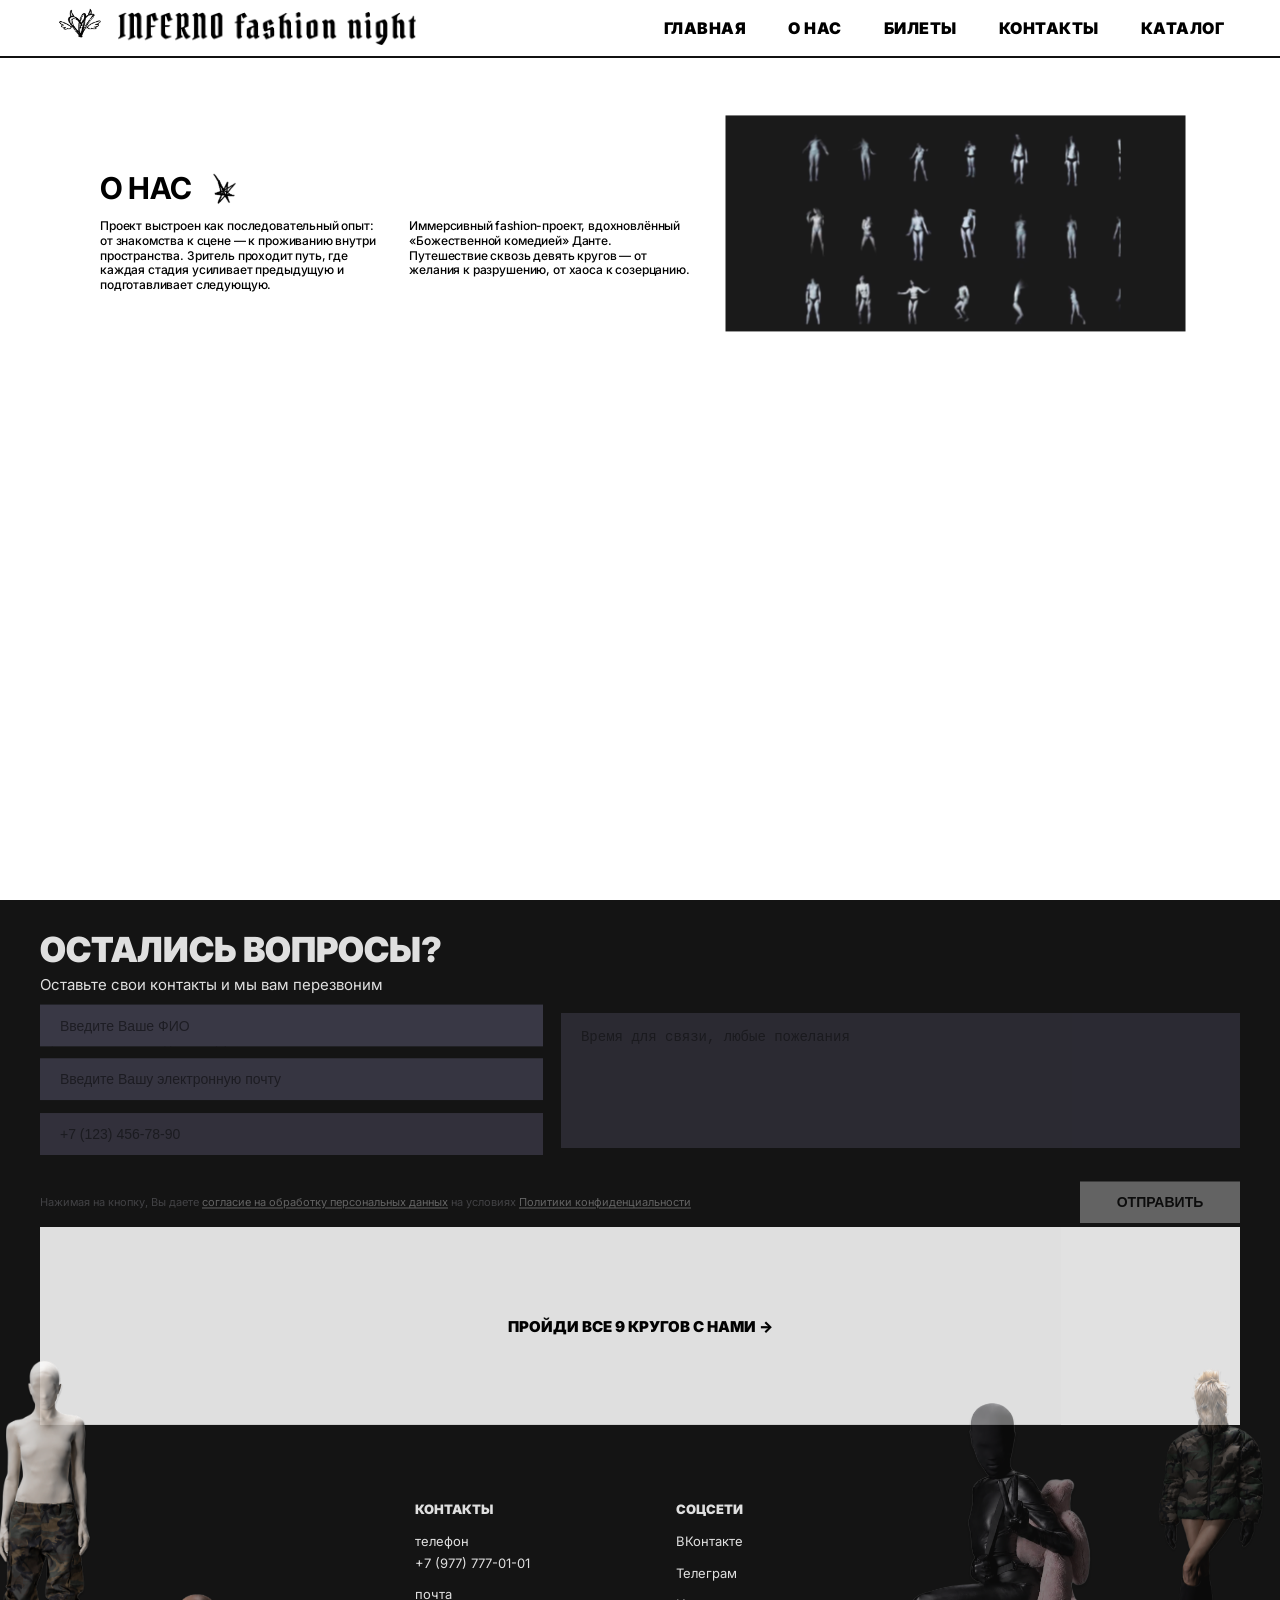
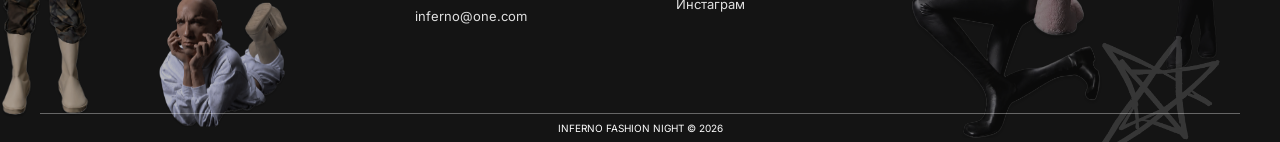
<file: about.html>
<!DOCTYPE html>
<html lang="ru">
<head>
  <meta charset="UTF-8" />
  <meta name="viewport" content="width=device-width, initial-scale=1.0" />

  <title>О нас — Inferno Fashion Night</title>

  <link rel="stylesheet" href="libs/lenis/lenis.css" />
  <link rel="stylesheet" href="libs/swiper/swiper-bundle.min.css" />
  <link rel="stylesheet" href="css/style.css" />
</head>
<body class="about-page-body">
  <!-- PRELOADER -->
  <div class="site-loader" id="site-loader" aria-label="Сайт загружается">
    <div class="loader-content">
      <div class="loader-ring" aria-hidden="true">
        <span class="loader-brand">INFERNO</span>
      </div>
      <p class="loader-text">загрузка</p>
    </div>
  </div>


  <!-- HEADER -->
  <header class="header">
    <a href="index.html#hero" class="logo">
      <img src="images/logo.png" alt="logo" class="logo-img">
      <img src="images/brand-title.png" alt="Inferno Fashion Night" class="brand-title">
    </a>

    <nav class="nav">
      <a href="index.html#hero">ГЛАВНАЯ</a>
      <a href="about.html">О НАС</a>
      <a href="tickets.html">БИЛЕТЫ</a>
      <a href="#contacts">КОНТАКТЫ</a>
      <a href="catalog.html">КАТАЛОГ</a>
    </nav>
  </header>

  <main class="about-page page-scroll">

    <!-- ABOUT FIGMA PAGE -->
    <section class="about-figma-section snap-section" id="about-page">
      <div class="about-figma-inner">

        <div class="about-figma-head">
          <h1>О НАС</h1>
          <img src="images/star-3.png" alt="" class="about-figma-star about-figma-star-top">
        </div>

        <div class="about-intro-grid">
          <p>
            Проект выстроен как последовательный опыт: от знакомства к сцене — к проживанию внутри пространства.
            Зритель проходит путь, где каждая стадия усиливает предыдущую и подготавливает следующую.
          </p>

          <p>
            Иммерсивный fashion-проект, вдохновлённый «Божественной комедией» Данте. Путешествие сквозь девять
            кругов — от желания к разрушению, от хаоса к созерцанию.
          </p>

          <div class="about-preview-image-box about-box-model-grid">
            <img src="images/about-model-grid.png" alt="Визуальный ряд проекта" class="about-preview-image about-img-model-grid">
          </div>
        </div>

        <div class="about-line"></div>

        <div class="about-info-grid">
          <div class="about-info-block about-info-large">
            <h2>УНИКАЛЬНОСТЬ ПРОЕКТА — литературная основа.</h2>
            <p>
              Драматургия построена на «Божественной комедии» Данте. Каждый элемент от цвета до движения связан с текстом.
              Проект выходит за рамки классического показа, используя принцип иммерсивного театра, перформанса. Зритель
              проходит путь через все круги, переживая смену состояний и смыслов.
            </p>
          </div>

          <div class="about-info-block about-info-small">
            <h3>INFERNO fashion night стремится вернуть моде глубину высказывания.</h3>
            <p>
              Проект переосмысляет классическое литературное наследие, переводя его в язык современной визуальной культуры.
            </p>
          </div>

          <div class="about-info-block about-info-small">
            <p>
              Мы создаём платформу, где — мода соединяется с искусством и философией — где зритель становится участником,
              а не наблюдателем. Это пространство, в котором эстетика становится способом осмысления реальности.
            </p>
          </div>
        </div>

        <div class="about-space-head">
          <h2>ПРОСТРАНСТВО</h2>
          <img src="images/star-3.png" alt="" class="about-figma-star about-figma-star-space">
        </div>

        <p class="about-space-lead">
          <strong>INFERNO FASHION NIGHT</strong> проходит в пространстве заброшенного концептуального завода — месте,
          где индустриальная архитектура превращается в сцену для иммерсивного <strong>fashion</strong>-перформанса.
        </p>

        <div class="about-space-images">
          <div class="about-space-image-box about-box-space-left">
            <img src="images/about-space-left.png" alt="Индустриальное пространство показа" class="about-space-image about-img-space-left">
          </div>

          <div class="about-space-image-box about-space-image-box-wide about-box-space-right">
            <img src="images/about-space-right.png" alt="Заброшенный завод как сцена" class="about-space-image about-img-space-right">
          </div>
        </div>

        <p class="about-space-description">
          Заводское пространство сохраняет следы прошлого — грубые стены, холодные поверхности, высоту, пустоту и
          ощущение заброшенности. Но внутри проекта оно переосмысляется: из промышленного объекта оно превращается
          в пространство движения, света, звука и визуального напряжения.
        </p>

      </div>
    </section>

    <!-- FOOTER -->
    <footer class="footer snap-section" id="contacts">

      <div class="footer-inner">

        <div class="footer-title">
          <h2>ОСТАЛИСЬ ВОПРОСЫ?</h2>
          <p>Оставьте свои контакты и мы вам перезвоним</p>
        </div>

        <form class="contact-form" action="404.html" method="get">

          <div class="form-left">
            <input type="text" placeholder="Введите Ваше ФИО">
            <input type="email" placeholder="Введите Вашу электронную почту">
            <input type="tel" placeholder="+7 (123) 456-78-90">
          </div>

          <div class="form-right">
            <textarea placeholder="Время для связи, любые пожелания"></textarea>
          </div>

          <div class="form-bottom">
            <p>
              Нажимая на кнопку, Вы даете
              <a href="#">согласие на обработку персональных данных</a>
              на условиях
              <a href="#">Политики конфиденциальности</a>
            </p>

            <button type="submit">ОТПРАВИТЬ</button>
          </div>

        </form>

        <div class="footer-video-block">
          <span>ПРОЙДИ ВСЕ 9 КРУГОВ С НАМИ →</span>
        </div>

        <div class="footer-main">

          <img src="images/character-white.png" alt="character" class="footer-white">
          <img src="images/character-face.png" alt="character" class="footer-face">

          <div class="footer-info">

            <div class="footer-col">
              <h4>КОНТАКТЫ</h4>
              <p>
                телефон<br>
                +7 (977) 777-01-01
              </p>
              <p>
                почта<br>
                inferno@one.com
              </p>
            </div>

            <div class="footer-col">
              <h4>СОЦСЕТИ</h4>
              <a href="#">ВКонтакте</a>
              <a href="#">Телеграм</a>
              <a href="#">Инстаграм</a>
            </div>

          </div>

          <div class="footer-right-images">
            <img src="images/character-green.png" alt="character" class="footer-green">
            <img src="images/character-dark.png" alt="character" class="footer-dark">
          </div>

          <img src="images/star_footer.png" alt="star" class="footer-star">

        </div>

        <div class="copyright">
          INFERNO FASHION NIGHT © 2026
        </div>

      </div>

    </footer>

  </main>

  <script src="libs/swiper/swiper-bundle.min.js"></script>
  <script src="libs/lenis/lenis.min.js"></script>
  <script src="libs/gsap/gsap.min.js"></script>
  <script src="libs/gsap/ScrollTrigger.min.js"></script>
  <script src="js/main.js"></script>
</body>
</html>
</file>
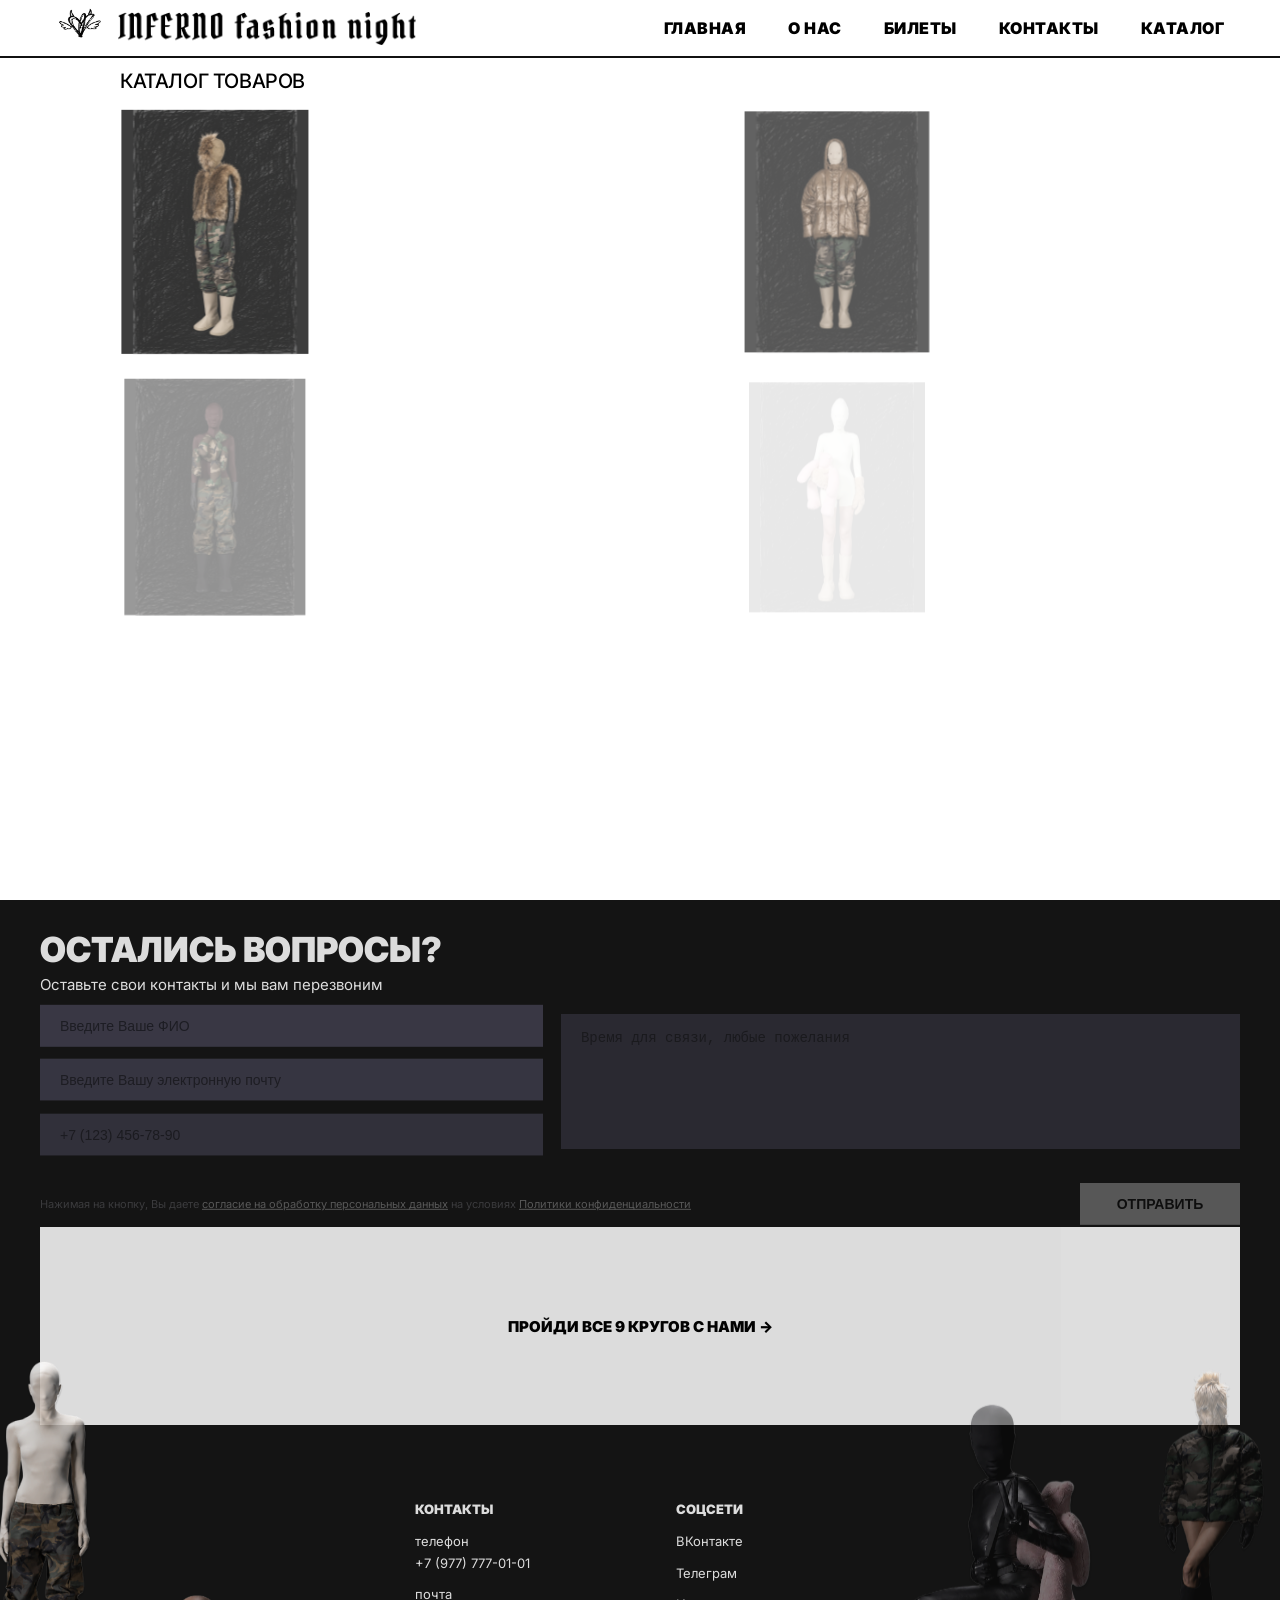
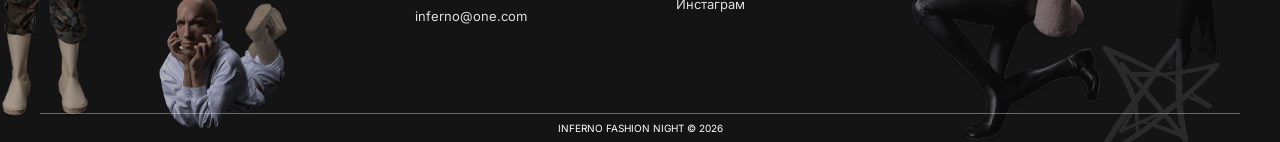
<file: catalog.html>
<!DOCTYPE html>
<html lang="ru">
<head>
  <meta charset="UTF-8" />
  <meta name="viewport" content="width=device-width, initial-scale=1.0" />

  <title>Каталог — Inferno Fashion Night</title>

  <link rel="stylesheet" href="libs/lenis/lenis.css" />
  <link rel="stylesheet" href="libs/swiper/swiper-bundle.min.css" />
  <link rel="stylesheet" href="css/style.css" />
</head>
<body class="catalog-body">
  <!-- PRELOADER -->
  <div class="site-loader" id="site-loader" aria-label="Сайт загружается">
    <div class="loader-content">
      <div class="loader-ring" aria-hidden="true">
        <span class="loader-brand">INFERNO</span>
      </div>
      <p class="loader-text">загрузка</p>
    </div>
  </div>


  <!-- HEADER -->
  <header class="header">
    <a href="index.html#hero" class="logo">
      <img src="images/logo.png" alt="logo" class="logo-img">
      <img src="images/brand-title.png" alt="Inferno Fashion Night" class="brand-title">
    </a>

    <nav class="nav">
      <a href="index.html#hero">ГЛАВНАЯ</a>
      <a href="about.html">О НАС</a>
      <a href="tickets.html">БИЛЕТЫ</a>
      <a href="#contacts">КОНТАКТЫ</a>
      <a href="catalog.html">КАТАЛОГ</a>
    </nav>
  </header>

  <main class="catalog-page page-scroll">

    <!-- CATALOG -->
    <section class="catalog-section snap-section" id="catalog-page">
      <div class="catalog-inner">
        <h1 class="catalog-title">КАТАЛОГ ТОВАРОВ</h1>

        <div class="catalog-grid">

          <!-- 1 -->
          <article class="catalog-card">
            <div class="catalog-image-box">
              <img src="images/fur-mask.png" alt="Меховая маска" class="catalog-image">
            </div>

            <div class="catalog-info">
              <div>
                <h2>Меховая маска</h2>
                <p class="catalog-price">7,777₽</p>

                <p class="catalog-description">
                  Пушистая маска с закрытым лицом и асимметричной меховой фактурой.
                  Объёмная форма создаёт выразительный акцент образа.
                  Состав: искусственный мех, плотная текстильная основа, внутренняя подкладка.
                </p>
              </div>

              <a href="404.html" class="catalog-button">купить</a>
            </div>
          </article>

          <!-- 2 -->
          <article class="catalog-card">
            <div class="catalog-image-box">
              <img src="images/puffer-jacket.png" alt="Пуховик" class="catalog-image">
            </div>

            <div class="catalog-info">
              <div>
                <h2>Пуховик</h2>
                <p class="catalog-price">88,789₽</p>

                <p class="catalog-description">
                  Объёмный пуховик с капюшоном и широким воротом, в глянцевой фактуре.
                  Массивный силуэт создаёт ощущение защитного кокона.
                  Состав: техническая ткань, утеплитель, текстильная подкладка, манжеты, фурнитура.
                </p>
              </div>

              <a href="404.html" class="catalog-button">купить</a>
            </div>
          </article>

          <!-- 3 -->
          <article class="catalog-card">
            <div class="catalog-image-box">
              <img src="images/bear-backpack.png" alt="Рюкзак мишка" class="catalog-image">
            </div>

            <div class="catalog-info">
              <div>
                <h2>Рюкзак мишка</h2>
                <p class="catalog-price">13,897₽</p>

                <p class="catalog-description">
                  Рюкзак с текстильным рельефом и объёмным силуэтом, выполнен в тёмной камуфляжной палитре.
                  На передней части — мягкая игрушечная вставка.
                  Состав: синтетическая ткань, текстиль, искусственный мех, наполнитель.
                </p>
              </div>

              <a href="404.html" class="catalog-button">купить</a>
            </div>
          </article>

          <!-- 4 -->
          <article class="catalog-card">
            <div class="catalog-image-box">
              <img src="images/teddy-toy.png" alt="Игрушка мишка" class="catalog-image">
            </div>

            <div class="catalog-info">
              <div>
                <h2>Игрушка мишка</h2>
                <p class="catalog-price">6,676₽</p>

                <p class="catalog-description">
                  Плюшевый мишка с мягким корпусом и объёмными ушами.
                  Минималистичная телесная палитра делает аксессуар частью образа.
                  Состав: искусственный мех, текстильная подкладка, наполнитель, синтетическое волокно, фурнитура.
                </p>
              </div>

              <a href="404.html" class="catalog-button">купить</a>
            </div>
          </article>

          <!-- 5 -->
          <article class="catalog-card">
            <div class="catalog-image-box">
              <img src="images/hoodie.png" alt="Худи" class="catalog-image">
            </div>

            <div class="catalog-info">
              <div>
                <h2>Худи</h2>
                <p class="catalog-price">69,046₽</p>

                <p class="catalog-description">
                  Объёмное худи с капюшоном, широкими рукавами и выразительным оверсайз-силуэтом.
                  Мягкая синтетическая ткань образует плотную форму.
                  Состав: полиэстер, хлопковая текстильная фактура, шнурок.
                </p>
              </div>

              <a href="404.html" class="catalog-button">купить</a>
            </div>
          </article>

          <!-- 6 -->
          <article class="catalog-card">
            <div class="catalog-image-box">
              <img src="images/big-teddy-bear.png" alt="Большой мишка" class="catalog-image">
            </div>

            <div class="catalog-info">
              <div>
                <h2>Большой мишка</h2>
                <p class="catalog-price">12,875₽</p>

                <p class="catalog-description">
                  Большой плюшевый мишка с мягкой ворсовой поверхностью и объёмными лапами.
                  Выполнен из приятного на ощупь материала с плотной набивкой.
                  Состав: искусственный мех, текстильная основа, синтетический наполнитель.
                </p>
              </div>

              <a href="404.html" class="catalog-button">купить</a>
            </div>
          </article>

        </div>
      </div>
    </section>

    <!-- FOOTER -->
    <footer class="footer snap-section" id="contacts">

      <div class="footer-inner">

        <div class="footer-title">
          <h2>ОСТАЛИСЬ ВОПРОСЫ?</h2>
          <p>Оставьте свои контакты и мы вам перезвоним</p>
        </div>

        <form class="contact-form" action="404.html" method="get">

          <div class="form-left">
            <input type="text" placeholder="Введите Ваше ФИО">
            <input type="email" placeholder="Введите Вашу электронную почту">
            <input type="tel" placeholder="+7 (123) 456-78-90">
          </div>

          <div class="form-right">
            <textarea placeholder="Время для связи, любые пожелания"></textarea>
          </div>

          <div class="form-bottom">
            <p>
              Нажимая на кнопку, Вы даете
              <a href="#">согласие на обработку персональных данных</a>
              на условиях
              <a href="#">Политики конфиденциальности</a>
            </p>

            <button type="submit">ОТПРАВИТЬ</button>
          </div>

        </form>

        <div class="footer-video-block">
          <span>ПРОЙДИ ВСЕ 9 КРУГОВ С НАМИ →</span>
        </div>

        <div class="footer-main">

          <img src="images/character-white.png" alt="character" class="footer-white">
          <img src="images/character-face.png" alt="character" class="footer-face">

          <div class="footer-info">

            <div class="footer-col">
              <h4>КОНТАКТЫ</h4>
              <p>
                телефон<br>
                +7 (977) 777-01-01
              </p>
              <p>
                почта<br>
                inferno@one.com
              </p>
            </div>

            <div class="footer-col">
              <h4>СОЦСЕТИ</h4>
              <a href="#">ВКонтакте</a>
              <a href="#">Телеграм</a>
              <a href="#">Инстаграм</a>
            </div>

          </div>

          <div class="footer-right-images">
            <img src="images/character-green.png" alt="character" class="footer-green">
            <img src="images/character-dark.png" alt="character" class="footer-dark">
          </div>

          <img src="images/star_footer.png" alt="star" class="footer-star">

        </div>

        <div class="copyright">
          INFERNO FASHION NIGHT © 2026
        </div>

      </div>

    </footer>

  </main>

  <script src="libs/swiper/swiper-bundle.min.js"></script>
  <script src="libs/lenis/lenis.min.js"></script>
  <script src="libs/gsap/gsap.min.js"></script>
  <script src="libs/gsap/ScrollTrigger.min.js"></script>
  <script src="js/main.js"></script>
</body>
</html>
</file>
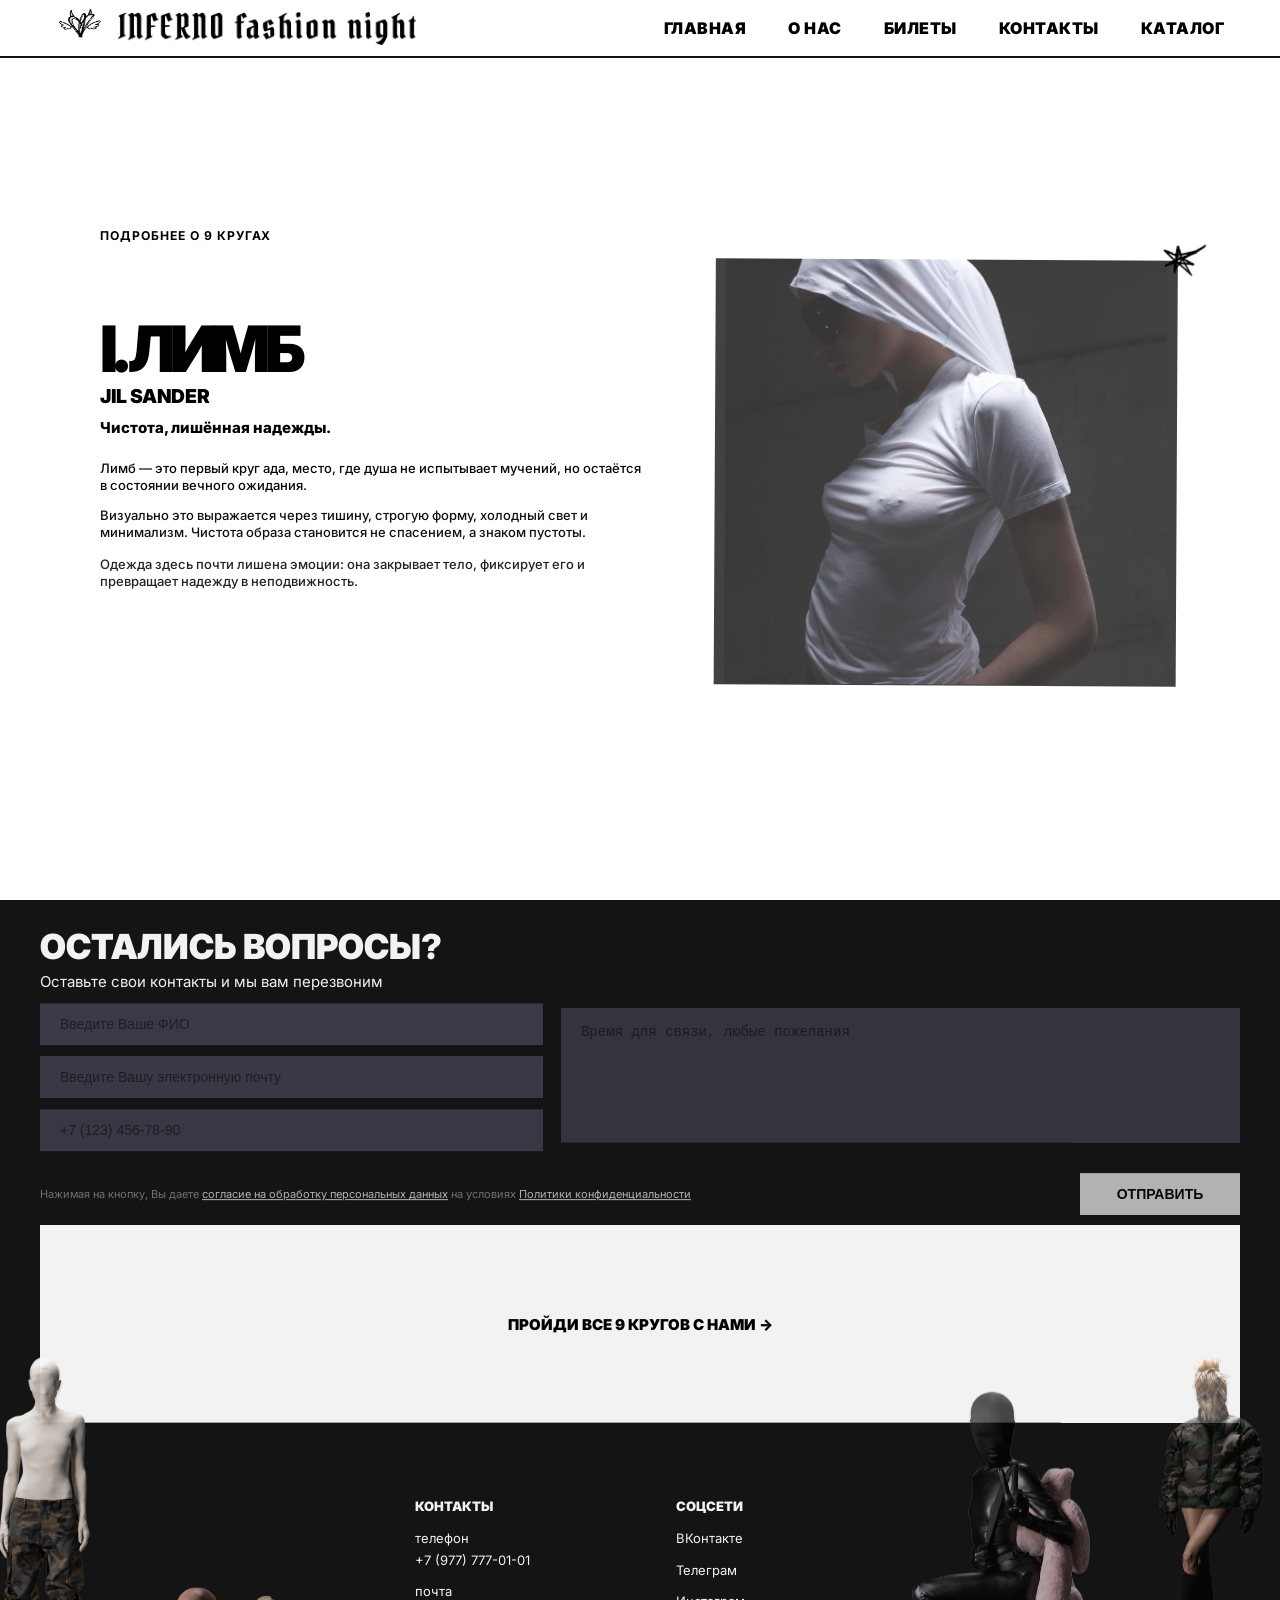
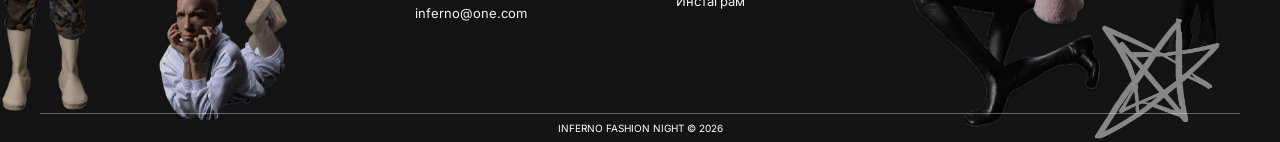
<file: circle-1-limb.html>
<!DOCTYPE html>
<html lang="ru">
<head>
  <meta charset="UTF-8" />
  <meta name="viewport" content="width=device-width, initial-scale=1.0" />

  <title>I. ЛИМБ — Inferno Fashion Night</title>

  <link rel="stylesheet" href="libs/lenis/lenis.css" />
  <link rel="stylesheet" href="libs/swiper/swiper-bundle.min.css" />
  <link rel="stylesheet" href="css/style.css" />
</head>
<body class="circle-detail-body">
  <!-- PRELOADER -->
  <div class="site-loader" id="site-loader" aria-label="Сайт загружается">
    <div class="loader-content">
      <div class="loader-ring" aria-hidden="true">
        <span class="loader-brand">INFERNO</span>
      </div>
      <p class="loader-text">загрузка</p>
    </div>
  </div>


  <!-- HEADER -->
  <header class="header">
    <a href="index.html#hero" class="logo">
      <img src="images/logo.png" alt="logo" class="logo-img">
      <img src="images/brand-title.png" alt="Inferno Fashion Night" class="brand-title">
    </a>

    <nav class="nav">
      <a href="index.html#hero">ГЛАВНАЯ</a>
      <a href="about.html">О НАС</a>
      <a href="tickets.html">БИЛЕТЫ</a>
      <a href="#contacts">КОНТАКТЫ</a>
      <a href="catalog.html">КАТАЛОГ</a>
    </nav>
  </header>

  <main class="circle-detail-page page-scroll">

    <section class="circle-detail-section snap-section">
      <div class="circle-detail-inner">

        <p class="circle-detail-kicker">Подробнее о 9 кругах</p>

        <div class="circle-detail-layout">
          <div class="circle-detail-content">
            <h1 class="circle-detail-title">
              I. ЛИМБ
              <span>Jil Sander</span>
            </h1>

            <p class="circle-detail-subtitle">Чистота, лишённая надежды.</p>

            <div class="circle-detail-text">
              <p>Лимб — это первый круг ада, место, где душа не испытывает мучений, но остаётся в состоянии вечного ожидания.</p>
              <p>Визуально это выражается через тишину, строгую форму, холодный свет и минимализм. Чистота образа становится не спасением, а знаком пустоты.</p>
              <p>Одежда здесь почти лишена эмоции: она закрывает тело, фиксирует его и превращает надежду в неподвижность.</p>
            </div>

            <p class="circle-detail-quote">«Без муки живут, но без надежды»</p>
          </div>

          <div class="circle-detail-visual">
            <div class="circle-detail-image-box">
              <img src="images/circle-1-limb.png" alt="ЛИМБ" class="circle-detail-image detail-img-1">
            </div>
            <img src="images/star-3.png" alt="" class="circle-detail-star">
          </div>
        </div>

        <div class="circle-detail-nav">
          <a href="circle-9-betrayal.html">← предыдущий круг</a>
          <a href="index.html#catalog">вернуться к слайдеру</a>
          <a href="circle-2-lust.html">следующий круг →</a>
        </div>

      </div>
    </section>

    <!-- FOOTER -->
    <footer class="footer snap-section" id="contacts">

      <div class="footer-inner">

        <div class="footer-title">
          <h2>ОСТАЛИСЬ ВОПРОСЫ?</h2>
          <p>Оставьте свои контакты и мы вам перезвоним</p>
        </div>

        <form class="contact-form" action="404.html" method="get">

          <div class="form-left">
            <input type="text" placeholder="Введите Ваше ФИО">
            <input type="email" placeholder="Введите Вашу электронную почту">
            <input type="tel" placeholder="+7 (123) 456-78-90">
          </div>

          <div class="form-right">
            <textarea placeholder="Время для связи, любые пожелания"></textarea>
          </div>

          <div class="form-bottom">
            <p>
              Нажимая на кнопку, Вы даете
              <a href="#">согласие на обработку персональных данных</a>
              на условиях
              <a href="#">Политики конфиденциальности</a>
            </p>

            <button type="submit">ОТПРАВИТЬ</button>
          </div>

        </form>

        <div class="footer-video-block">
          <span>ПРОЙДИ ВСЕ 9 КРУГОВ С НАМИ →</span>
        </div>

        <div class="footer-main">

          <img src="images/character-white.png" alt="character" class="footer-white">
          <img src="images/character-face.png" alt="character" class="footer-face">

          <div class="footer-info">

            <div class="footer-col">
              <h4>КОНТАКТЫ</h4>
              <p>
                телефон<br>
                +7 (977) 777-01-01
              </p>
              <p>
                почта<br>
                inferno@one.com
              </p>
            </div>

            <div class="footer-col">
              <h4>СОЦСЕТИ</h4>
              <a href="#">ВКонтакте</a>
              <a href="#">Телеграм</a>
              <a href="#">Инстаграм</a>
            </div>

          </div>

          <div class="footer-right-images">
            <img src="images/character-green.png" alt="character" class="footer-green">
            <img src="images/character-dark.png" alt="character" class="footer-dark">
          </div>

          <img src="images/star_footer.png" alt="star" class="footer-star">

        </div>

        <div class="copyright">
          INFERNO FASHION NIGHT © 2026
        </div>

      </div>

    </footer>
  </main>

  <script src="libs/swiper/swiper-bundle.min.js"></script>
  <script src="libs/lenis/lenis.min.js"></script>
  <script src="libs/gsap/gsap.min.js"></script>
  <script src="libs/gsap/ScrollTrigger.min.js"></script>
  <script src="js/main.js"></script>
</body>
</html>
</file>
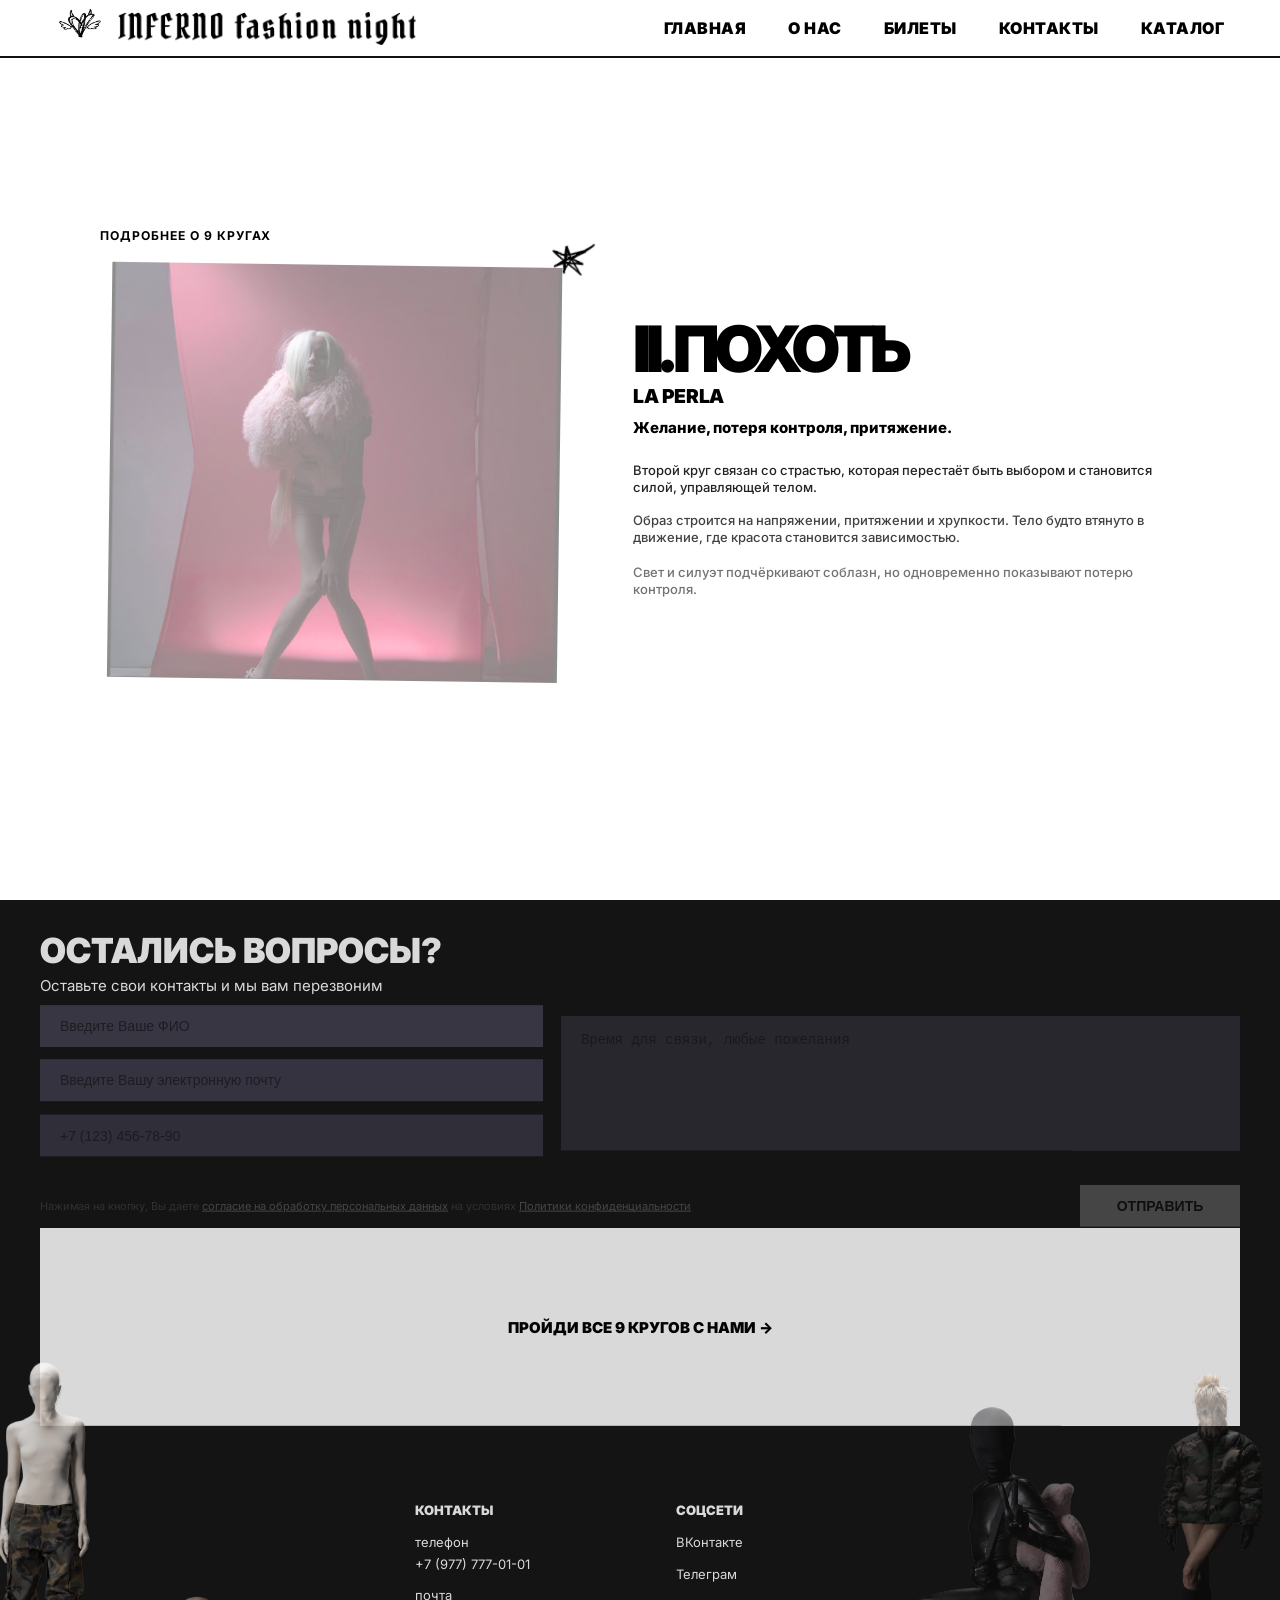
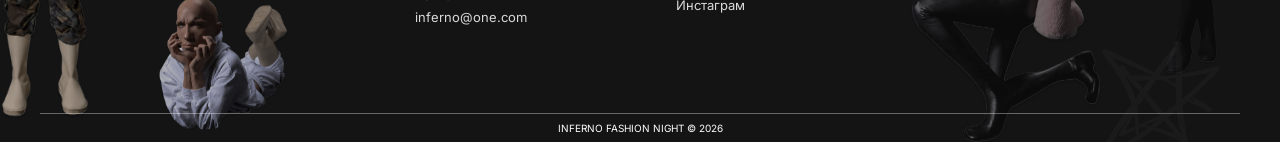
<file: circle-2-lust.html>
<!DOCTYPE html>
<html lang="ru">
<head>
  <meta charset="UTF-8" />
  <meta name="viewport" content="width=device-width, initial-scale=1.0" />

  <title>II. ПОХОТЬ — Inferno Fashion Night</title>

  <link rel="stylesheet" href="libs/lenis/lenis.css" />
  <link rel="stylesheet" href="libs/swiper/swiper-bundle.min.css" />
  <link rel="stylesheet" href="css/style.css" />
</head>
<body class="circle-detail-body">
  <!-- PRELOADER -->
  <div class="site-loader" id="site-loader" aria-label="Сайт загружается">
    <div class="loader-content">
      <div class="loader-ring" aria-hidden="true">
        <span class="loader-brand">INFERNO</span>
      </div>
      <p class="loader-text">загрузка</p>
    </div>
  </div>


  <!-- HEADER -->
  <header class="header">
    <a href="index.html#hero" class="logo">
      <img src="images/logo.png" alt="logo" class="logo-img">
      <img src="images/brand-title.png" alt="Inferno Fashion Night" class="brand-title">
    </a>

    <nav class="nav">
      <a href="index.html#hero">ГЛАВНАЯ</a>
      <a href="about.html">О НАС</a>
      <a href="tickets.html">БИЛЕТЫ</a>
      <a href="#contacts">КОНТАКТЫ</a>
      <a href="catalog.html">КАТАЛОГ</a>
    </nav>
  </header>

  <main class="circle-detail-page page-scroll">

    <section class="circle-detail-section snap-section">
      <div class="circle-detail-inner">

        <p class="circle-detail-kicker">Подробнее о 9 кругах</p>

        <div class="circle-detail-layout is-reversed">
          <div class="circle-detail-content">
            <h1 class="circle-detail-title">
              II. ПОХОТЬ
              <span>La Perla</span>
            </h1>

            <p class="circle-detail-subtitle">Желание, потеря контроля, притяжение.</p>

            <div class="circle-detail-text">
              <p>Второй круг связан со страстью, которая перестаёт быть выбором и становится силой, управляющей телом.</p>
              <p>Образ строится на напряжении, притяжении и хрупкости. Тело будто втянуто в движение, где красота становится зависимостью.</p>
              <p>Свет и силуэт подчёркивают соблазн, но одновременно показывают потерю контроля.</p>
            </div>

            <p class="circle-detail-quote">«Любовь, что в сердце нежном вспыхнет вдруг…»</p>
          </div>

          <div class="circle-detail-visual">
            <div class="circle-detail-image-box">
              <img src="images/circle-2-lust.png" alt="ПОХОТЬ" class="circle-detail-image detail-img-2">
            </div>
            <img src="images/star-3.png" alt="" class="circle-detail-star">
          </div>
        </div>

        <div class="circle-detail-nav">
          <a href="circle-1-limb.html">← предыдущий круг</a>
          <a href="index.html#catalog">вернуться к слайдеру</a>
          <a href="circle-3-gluttony.html">следующий круг →</a>
        </div>

      </div>
    </section>

    <!-- FOOTER -->
    <footer class="footer snap-section" id="contacts">

      <div class="footer-inner">

        <div class="footer-title">
          <h2>ОСТАЛИСЬ ВОПРОСЫ?</h2>
          <p>Оставьте свои контакты и мы вам перезвоним</p>
        </div>

        <form class="contact-form" action="404.html" method="get">

          <div class="form-left">
            <input type="text" placeholder="Введите Ваше ФИО">
            <input type="email" placeholder="Введите Вашу электронную почту">
            <input type="tel" placeholder="+7 (123) 456-78-90">
          </div>

          <div class="form-right">
            <textarea placeholder="Время для связи, любые пожелания"></textarea>
          </div>

          <div class="form-bottom">
            <p>
              Нажимая на кнопку, Вы даете
              <a href="#">согласие на обработку персональных данных</a>
              на условиях
              <a href="#">Политики конфиденциальности</a>
            </p>

            <button type="submit">ОТПРАВИТЬ</button>
          </div>

        </form>

        <div class="footer-video-block">
          <span>ПРОЙДИ ВСЕ 9 КРУГОВ С НАМИ →</span>
        </div>

        <div class="footer-main">

          <img src="images/character-white.png" alt="character" class="footer-white">
          <img src="images/character-face.png" alt="character" class="footer-face">

          <div class="footer-info">

            <div class="footer-col">
              <h4>КОНТАКТЫ</h4>
              <p>
                телефон<br>
                +7 (977) 777-01-01
              </p>
              <p>
                почта<br>
                inferno@one.com
              </p>
            </div>

            <div class="footer-col">
              <h4>СОЦСЕТИ</h4>
              <a href="#">ВКонтакте</a>
              <a href="#">Телеграм</a>
              <a href="#">Инстаграм</a>
            </div>

          </div>

          <div class="footer-right-images">
            <img src="images/character-green.png" alt="character" class="footer-green">
            <img src="images/character-dark.png" alt="character" class="footer-dark">
          </div>

          <img src="images/star_footer.png" alt="star" class="footer-star">

        </div>

        <div class="copyright">
          INFERNO FASHION NIGHT © 2026
        </div>

      </div>

    </footer>
  </main>

  <script src="libs/swiper/swiper-bundle.min.js"></script>
  <script src="libs/lenis/lenis.min.js"></script>
  <script src="libs/gsap/gsap.min.js"></script>
  <script src="libs/gsap/ScrollTrigger.min.js"></script>
  <script src="js/main.js"></script>
</body>
</html>
</file>
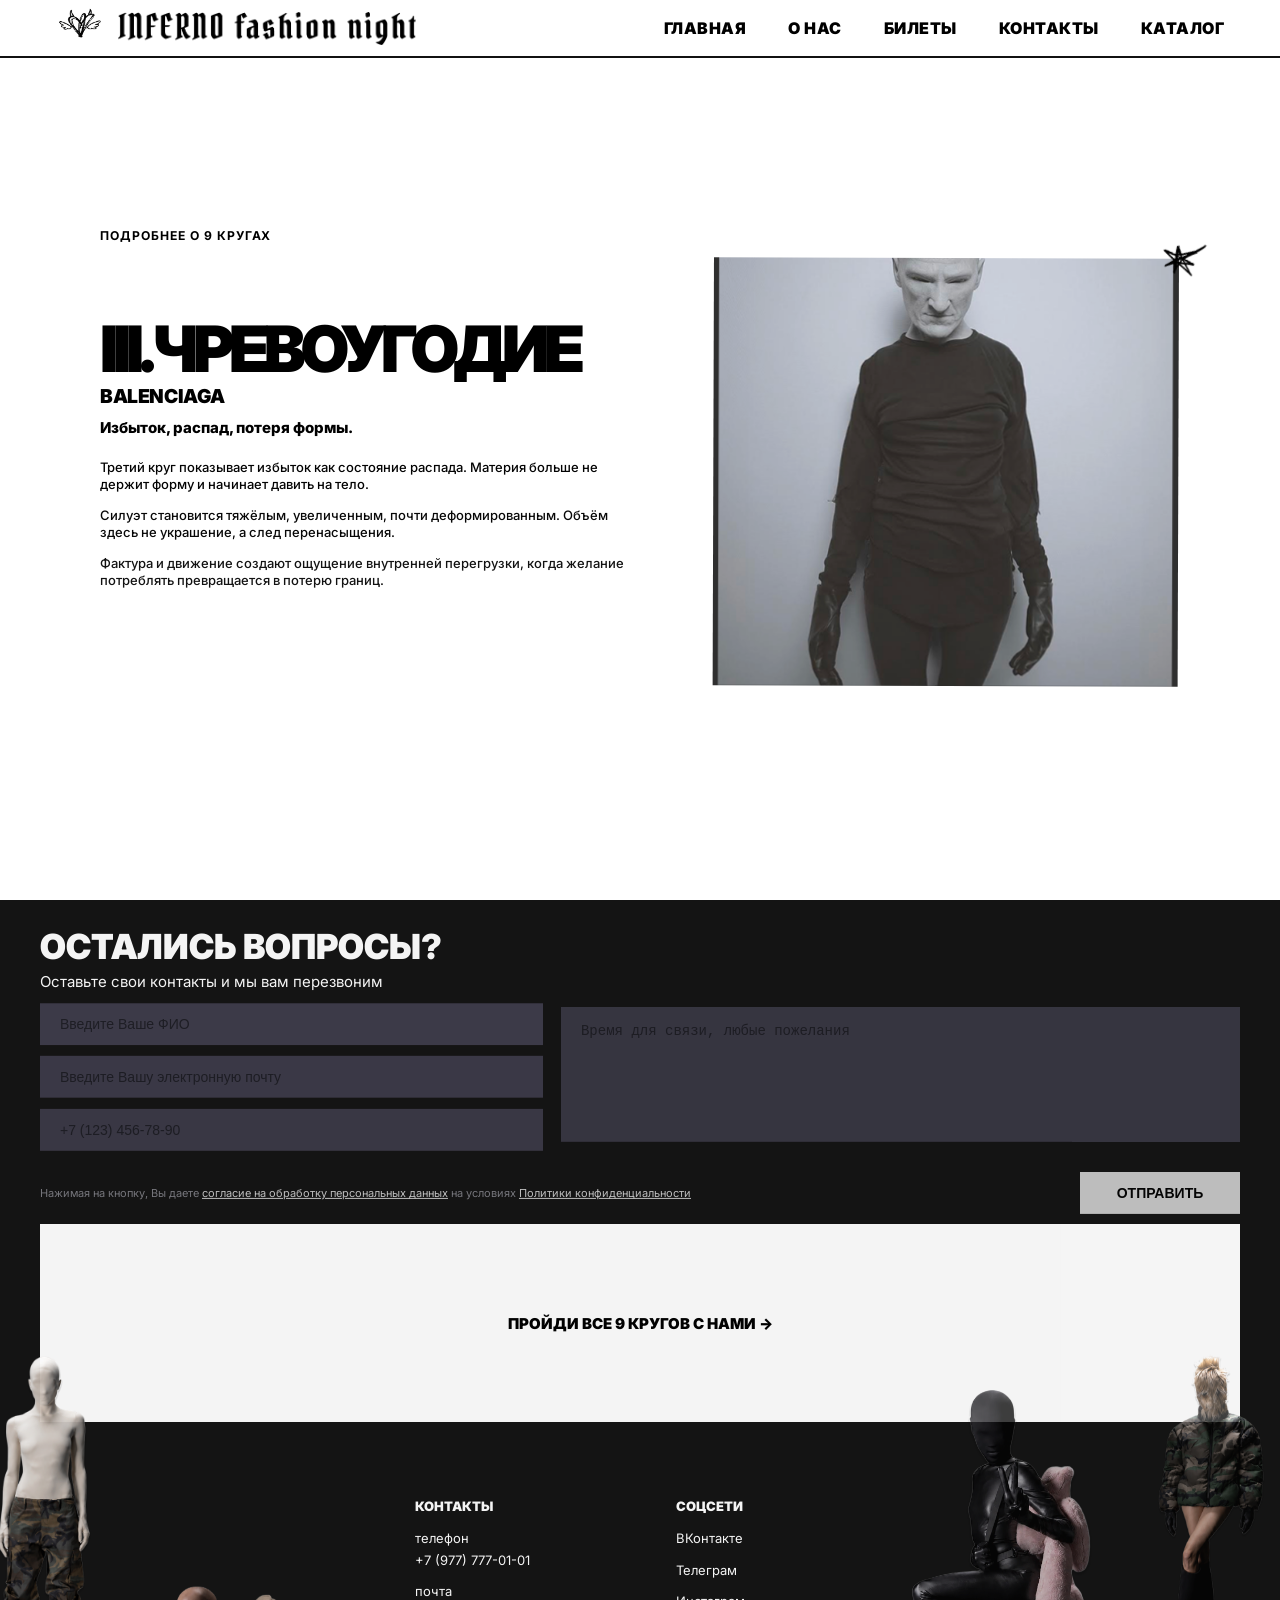
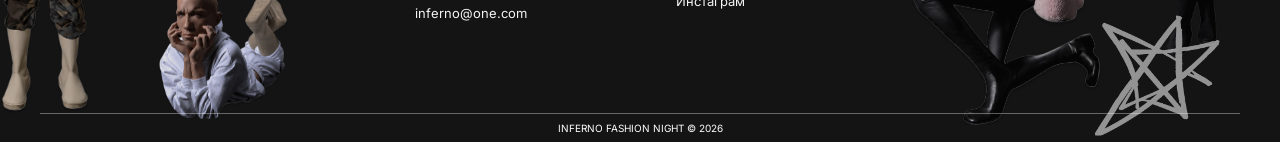
<file: circle-3-gluttony.html>
<!DOCTYPE html>
<html lang="ru">
<head>
  <meta charset="UTF-8" />
  <meta name="viewport" content="width=device-width, initial-scale=1.0" />

  <title>III. ЧРЕВОУГОДИЕ — Inferno Fashion Night</title>

  <link rel="stylesheet" href="libs/lenis/lenis.css" />
  <link rel="stylesheet" href="libs/swiper/swiper-bundle.min.css" />
  <link rel="stylesheet" href="css/style.css" />
</head>
<body class="circle-detail-body">
  <!-- PRELOADER -->
  <div class="site-loader" id="site-loader" aria-label="Сайт загружается">
    <div class="loader-content">
      <div class="loader-ring" aria-hidden="true">
        <span class="loader-brand">INFERNO</span>
      </div>
      <p class="loader-text">загрузка</p>
    </div>
  </div>


  <!-- HEADER -->
  <header class="header">
    <a href="index.html#hero" class="logo">
      <img src="images/logo.png" alt="logo" class="logo-img">
      <img src="images/brand-title.png" alt="Inferno Fashion Night" class="brand-title">
    </a>

    <nav class="nav">
      <a href="index.html#hero">ГЛАВНАЯ</a>
      <a href="about.html">О НАС</a>
      <a href="tickets.html">БИЛЕТЫ</a>
      <a href="#contacts">КОНТАКТЫ</a>
      <a href="catalog.html">КАТАЛОГ</a>
    </nav>
  </header>

  <main class="circle-detail-page page-scroll">

    <section class="circle-detail-section snap-section">
      <div class="circle-detail-inner">

        <p class="circle-detail-kicker">Подробнее о 9 кругах</p>

        <div class="circle-detail-layout">
          <div class="circle-detail-content">
            <h1 class="circle-detail-title">
              III. ЧРЕВОУГОДИЕ
              <span>Balenciaga</span>
            </h1>

            <p class="circle-detail-subtitle">Избыток, распад, потеря формы.</p>

            <div class="circle-detail-text">
              <p>Третий круг показывает избыток как состояние распада. Материя больше не держит форму и начинает давить на тело.</p>
              <p>Силуэт становится тяжёлым, увеличенным, почти деформированным. Объём здесь не украшение, а след перенасыщения.</p>
              <p>Фактура и движение создают ощущение внутренней перегрузки, когда желание потреблять превращается в потерю границ.</p>
            </div>

            <p class="circle-detail-quote">«Под вечным дождём они лежат в грязи»</p>
          </div>

          <div class="circle-detail-visual">
            <div class="circle-detail-image-box">
              <img src="images/circle-3-gluttony.png" alt="ЧРЕВОУГОДИЕ" class="circle-detail-image detail-img-3">
            </div>
            <img src="images/star-3.png" alt="" class="circle-detail-star">
          </div>
        </div>

        <div class="circle-detail-nav">
          <a href="circle-2-lust.html">← предыдущий круг</a>
          <a href="index.html#catalog">вернуться к слайдеру</a>
          <a href="circle-4-greed.html">следующий круг →</a>
        </div>

      </div>
    </section>

    <!-- FOOTER -->
    <footer class="footer snap-section" id="contacts">

      <div class="footer-inner">

        <div class="footer-title">
          <h2>ОСТАЛИСЬ ВОПРОСЫ?</h2>
          <p>Оставьте свои контакты и мы вам перезвоним</p>
        </div>

        <form class="contact-form" action="404.html" method="get">

          <div class="form-left">
            <input type="text" placeholder="Введите Ваше ФИО">
            <input type="email" placeholder="Введите Вашу электронную почту">
            <input type="tel" placeholder="+7 (123) 456-78-90">
          </div>

          <div class="form-right">
            <textarea placeholder="Время для связи, любые пожелания"></textarea>
          </div>

          <div class="form-bottom">
            <p>
              Нажимая на кнопку, Вы даете
              <a href="#">согласие на обработку персональных данных</a>
              на условиях
              <a href="#">Политики конфиденциальности</a>
            </p>

            <button type="submit">ОТПРАВИТЬ</button>
          </div>

        </form>

        <div class="footer-video-block">
          <span>ПРОЙДИ ВСЕ 9 КРУГОВ С НАМИ →</span>
        </div>

        <div class="footer-main">

          <img src="images/character-white.png" alt="character" class="footer-white">
          <img src="images/character-face.png" alt="character" class="footer-face">

          <div class="footer-info">

            <div class="footer-col">
              <h4>КОНТАКТЫ</h4>
              <p>
                телефон<br>
                +7 (977) 777-01-01
              </p>
              <p>
                почта<br>
                inferno@one.com
              </p>
            </div>

            <div class="footer-col">
              <h4>СОЦСЕТИ</h4>
              <a href="#">ВКонтакте</a>
              <a href="#">Телеграм</a>
              <a href="#">Инстаграм</a>
            </div>

          </div>

          <div class="footer-right-images">
            <img src="images/character-green.png" alt="character" class="footer-green">
            <img src="images/character-dark.png" alt="character" class="footer-dark">
          </div>

          <img src="images/star_footer.png" alt="star" class="footer-star">

        </div>

        <div class="copyright">
          INFERNO FASHION NIGHT © 2026
        </div>

      </div>

    </footer>
  </main>

  <script src="libs/swiper/swiper-bundle.min.js"></script>
  <script src="libs/lenis/lenis.min.js"></script>
  <script src="libs/gsap/gsap.min.js"></script>
  <script src="libs/gsap/ScrollTrigger.min.js"></script>
  <script src="js/main.js"></script>
</body>
</html>
</file>
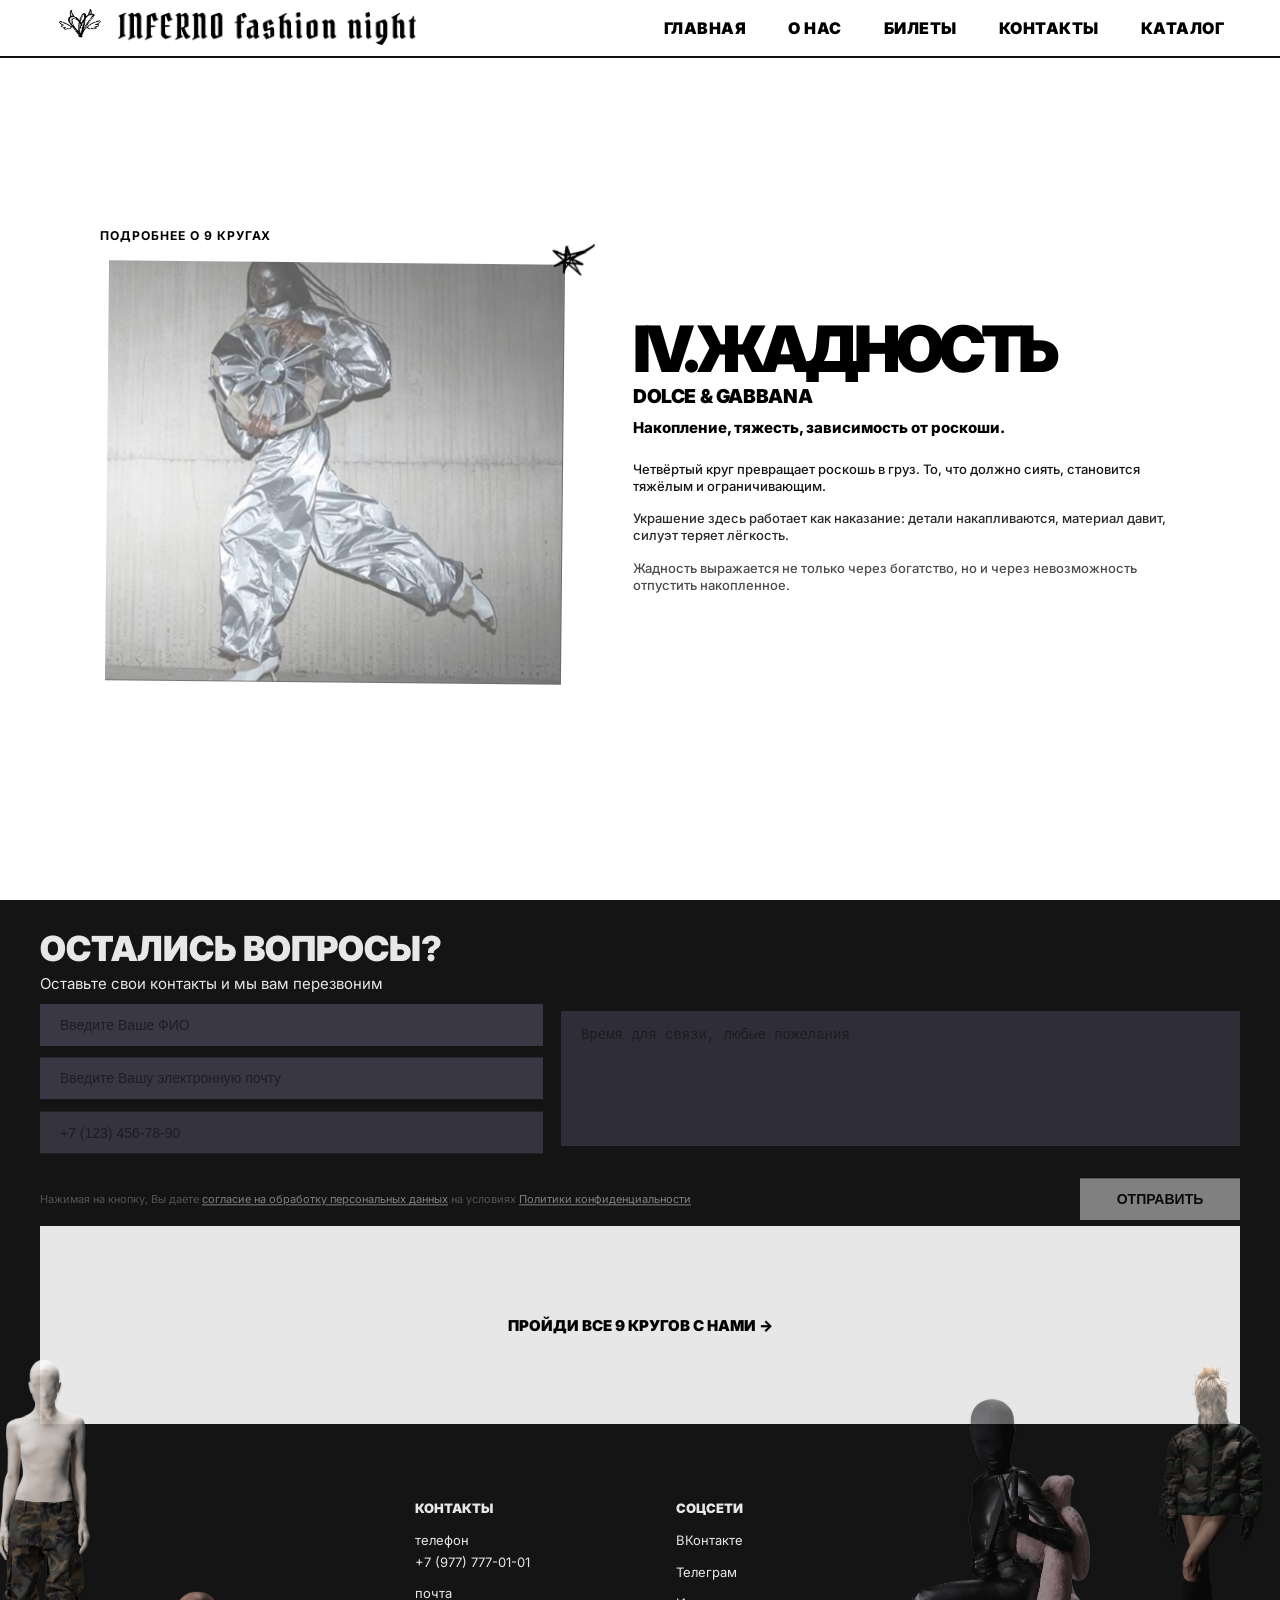
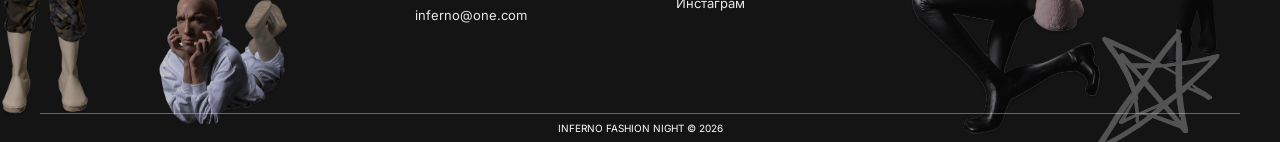
<file: circle-4-greed.html>
<!DOCTYPE html>
<html lang="ru">
<head>
  <meta charset="UTF-8" />
  <meta name="viewport" content="width=device-width, initial-scale=1.0" />

  <title>IV. ЖАДНОСТЬ — Inferno Fashion Night</title>

  <link rel="stylesheet" href="libs/lenis/lenis.css" />
  <link rel="stylesheet" href="libs/swiper/swiper-bundle.min.css" />
  <link rel="stylesheet" href="css/style.css" />
</head>
<body class="circle-detail-body">
  <!-- PRELOADER -->
  <div class="site-loader" id="site-loader" aria-label="Сайт загружается">
    <div class="loader-content">
      <div class="loader-ring" aria-hidden="true">
        <span class="loader-brand">INFERNO</span>
      </div>
      <p class="loader-text">загрузка</p>
    </div>
  </div>


  <!-- HEADER -->
  <header class="header">
    <a href="index.html#hero" class="logo">
      <img src="images/logo.png" alt="logo" class="logo-img">
      <img src="images/brand-title.png" alt="Inferno Fashion Night" class="brand-title">
    </a>

    <nav class="nav">
      <a href="index.html#hero">ГЛАВНАЯ</a>
      <a href="about.html">О НАС</a>
      <a href="tickets.html">БИЛЕТЫ</a>
      <a href="#contacts">КОНТАКТЫ</a>
      <a href="catalog.html">КАТАЛОГ</a>
    </nav>
  </header>

  <main class="circle-detail-page page-scroll">

    <section class="circle-detail-section snap-section">
      <div class="circle-detail-inner">

        <p class="circle-detail-kicker">Подробнее о 9 кругах</p>

        <div class="circle-detail-layout is-reversed">
          <div class="circle-detail-content">
            <h1 class="circle-detail-title">
              IV. ЖАДНОСТЬ
              <span>Dolce & Gabbana</span>
            </h1>

            <p class="circle-detail-subtitle">Накопление, тяжесть, зависимость от роскоши.</p>

            <div class="circle-detail-text">
              <p>Четвёртый круг превращает роскошь в груз. То, что должно сиять, становится тяжёлым и ограничивающим.</p>
              <p>Украшение здесь работает как наказание: детали накапливаются, материал давит, силуэт теряет лёгкость.</p>
              <p>Жадность выражается не только через богатство, но и через невозможность отпустить накопленное.</p>
            </div>

            <p class="circle-detail-quote">«Зачем ты держишь? Зачем ты тратишь?»</p>
          </div>

          <div class="circle-detail-visual">
            <div class="circle-detail-image-box">
              <img src="images/circle-4-greed.png" alt="ЖАДНОСТЬ" class="circle-detail-image detail-img-4">
            </div>
            <img src="images/star-3.png" alt="" class="circle-detail-star">
          </div>
        </div>

        <div class="circle-detail-nav">
          <a href="circle-3-gluttony.html">← предыдущий круг</a>
          <a href="index.html#catalog">вернуться к слайдеру</a>
          <a href="circle-5-anger.html">следующий круг →</a>
        </div>

      </div>
    </section>

    <!-- FOOTER -->
    <footer class="footer snap-section" id="contacts">

      <div class="footer-inner">

        <div class="footer-title">
          <h2>ОСТАЛИСЬ ВОПРОСЫ?</h2>
          <p>Оставьте свои контакты и мы вам перезвоним</p>
        </div>

        <form class="contact-form" action="404.html" method="get">

          <div class="form-left">
            <input type="text" placeholder="Введите Ваше ФИО">
            <input type="email" placeholder="Введите Вашу электронную почту">
            <input type="tel" placeholder="+7 (123) 456-78-90">
          </div>

          <div class="form-right">
            <textarea placeholder="Время для связи, любые пожелания"></textarea>
          </div>

          <div class="form-bottom">
            <p>
              Нажимая на кнопку, Вы даете
              <a href="#">согласие на обработку персональных данных</a>
              на условиях
              <a href="#">Политики конфиденциальности</a>
            </p>

            <button type="submit">ОТПРАВИТЬ</button>
          </div>

        </form>

        <div class="footer-video-block">
          <span>ПРОЙДИ ВСЕ 9 КРУГОВ С НАМИ →</span>
        </div>

        <div class="footer-main">

          <img src="images/character-white.png" alt="character" class="footer-white">
          <img src="images/character-face.png" alt="character" class="footer-face">

          <div class="footer-info">

            <div class="footer-col">
              <h4>КОНТАКТЫ</h4>
              <p>
                телефон<br>
                +7 (977) 777-01-01
              </p>
              <p>
                почта<br>
                inferno@one.com
              </p>
            </div>

            <div class="footer-col">
              <h4>СОЦСЕТИ</h4>
              <a href="#">ВКонтакте</a>
              <a href="#">Телеграм</a>
              <a href="#">Инстаграм</a>
            </div>

          </div>

          <div class="footer-right-images">
            <img src="images/character-green.png" alt="character" class="footer-green">
            <img src="images/character-dark.png" alt="character" class="footer-dark">
          </div>

          <img src="images/star_footer.png" alt="star" class="footer-star">

        </div>

        <div class="copyright">
          INFERNO FASHION NIGHT © 2026
        </div>

      </div>

    </footer>
  </main>

  <script src="libs/swiper/swiper-bundle.min.js"></script>
  <script src="libs/lenis/lenis.min.js"></script>
  <script src="libs/gsap/gsap.min.js"></script>
  <script src="libs/gsap/ScrollTrigger.min.js"></script>
  <script src="js/main.js"></script>
</body>
</html>
</file>
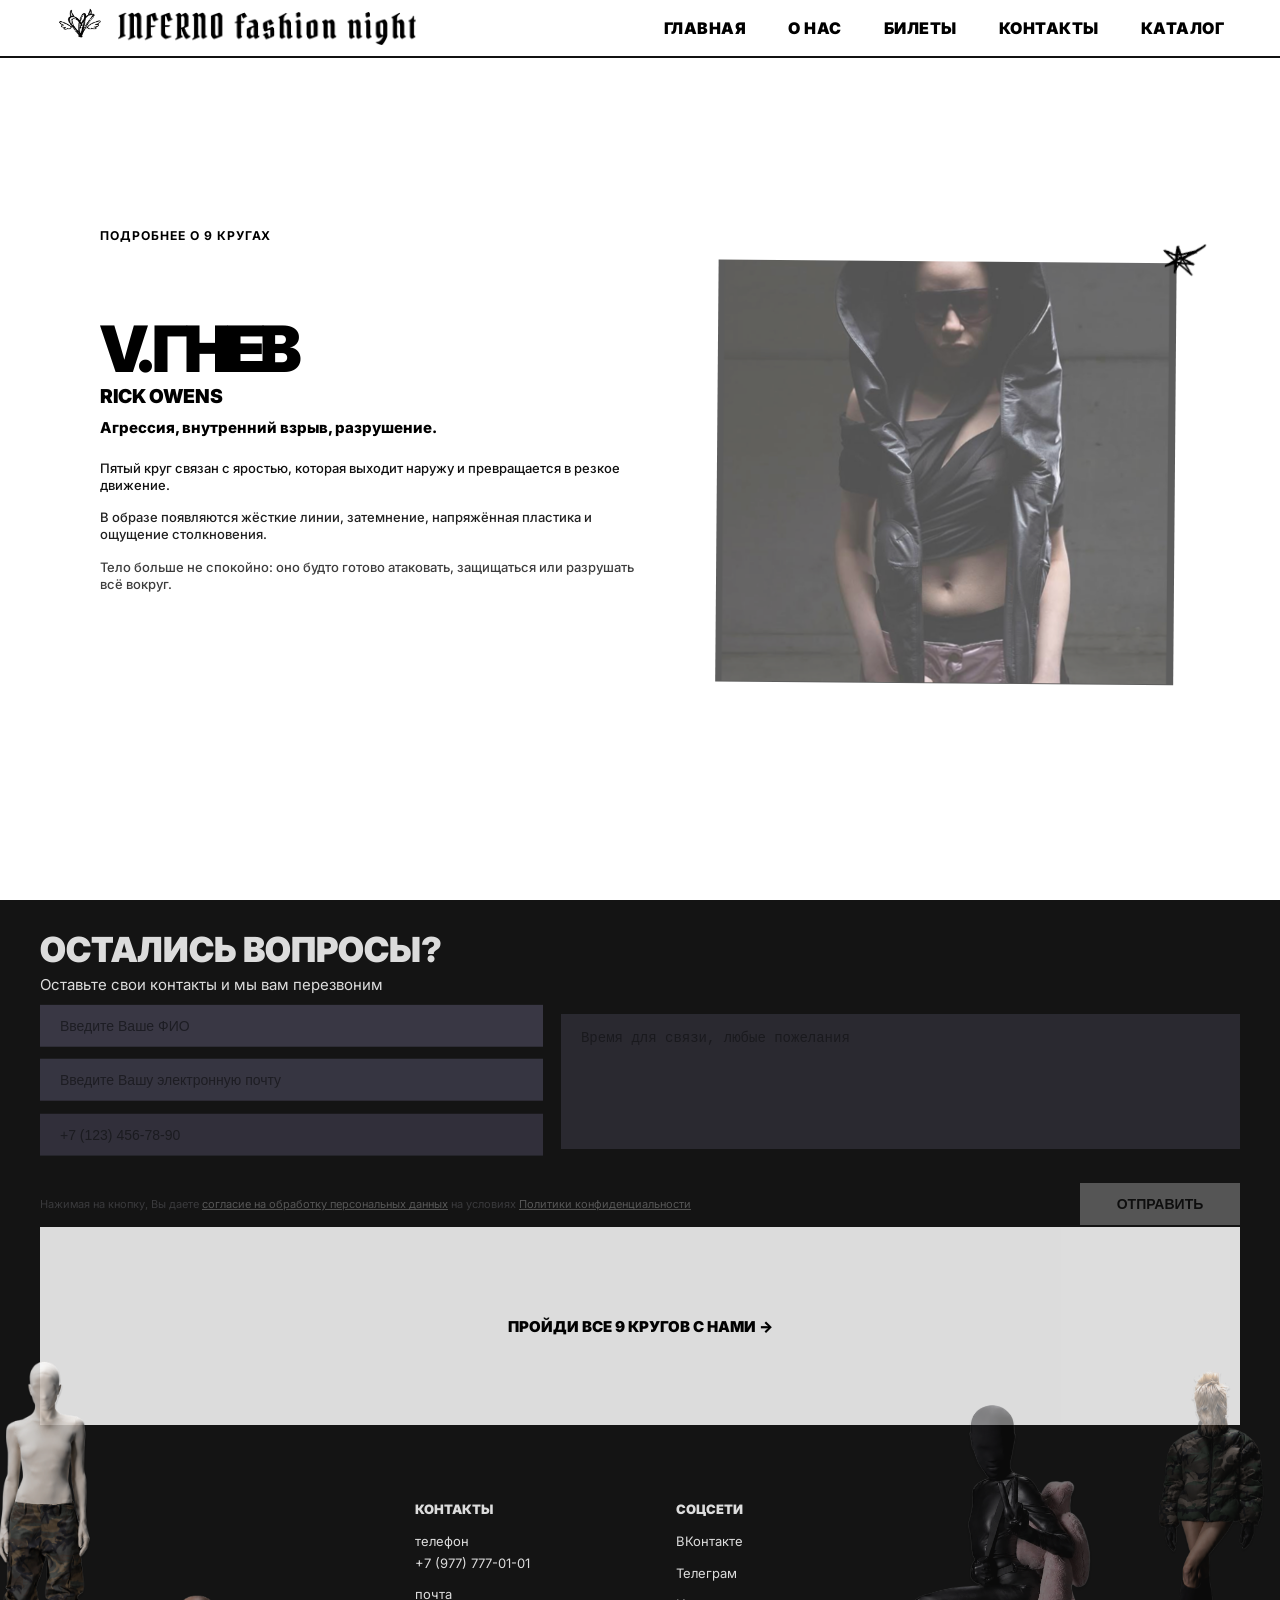
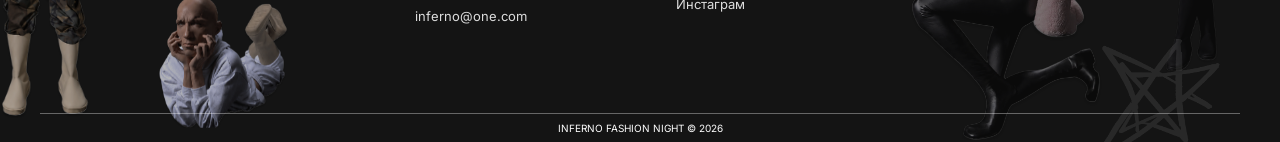
<file: circle-5-anger.html>
<!DOCTYPE html>
<html lang="ru">
<head>
  <meta charset="UTF-8" />
  <meta name="viewport" content="width=device-width, initial-scale=1.0" />

  <title>V. ГНЕВ — Inferno Fashion Night</title>

  <link rel="stylesheet" href="libs/lenis/lenis.css" />
  <link rel="stylesheet" href="libs/swiper/swiper-bundle.min.css" />
  <link rel="stylesheet" href="css/style.css" />
</head>
<body class="circle-detail-body">
  <!-- PRELOADER -->
  <div class="site-loader" id="site-loader" aria-label="Сайт загружается">
    <div class="loader-content">
      <div class="loader-ring" aria-hidden="true">
        <span class="loader-brand">INFERNO</span>
      </div>
      <p class="loader-text">загрузка</p>
    </div>
  </div>


  <!-- HEADER -->
  <header class="header">
    <a href="index.html#hero" class="logo">
      <img src="images/logo.png" alt="logo" class="logo-img">
      <img src="images/brand-title.png" alt="Inferno Fashion Night" class="brand-title">
    </a>

    <nav class="nav">
      <a href="index.html#hero">ГЛАВНАЯ</a>
      <a href="about.html">О НАС</a>
      <a href="tickets.html">БИЛЕТЫ</a>
      <a href="#contacts">КОНТАКТЫ</a>
      <a href="catalog.html">КАТАЛОГ</a>
    </nav>
  </header>

  <main class="circle-detail-page page-scroll">

    <section class="circle-detail-section snap-section">
      <div class="circle-detail-inner">

        <p class="circle-detail-kicker">Подробнее о 9 кругах</p>

        <div class="circle-detail-layout">
          <div class="circle-detail-content">
            <h1 class="circle-detail-title">
              V. ГНЕВ
              <span>Rick Owens</span>
            </h1>

            <p class="circle-detail-subtitle">Агрессия, внутренний взрыв, разрушение.</p>

            <div class="circle-detail-text">
              <p>Пятый круг связан с яростью, которая выходит наружу и превращается в резкое движение.</p>
              <p>В образе появляются жёсткие линии, затемнение, напряжённая пластика и ощущение столкновения.</p>
              <p>Тело больше не спокойно: оно будто готово атаковать, защищаться или разрушать всё вокруг.</p>
            </div>

            <p class="circle-detail-quote">«Они в грязи дерутся, яростно рыча»</p>
          </div>

          <div class="circle-detail-visual">
            <div class="circle-detail-image-box">
              <img src="images/circle-5-anger.png" alt="ГНЕВ" class="circle-detail-image detail-img-5">
            </div>
            <img src="images/star-3.png" alt="" class="circle-detail-star">
          </div>
        </div>

        <div class="circle-detail-nav">
          <a href="circle-4-greed.html">← предыдущий круг</a>
          <a href="index.html#catalog">вернуться к слайдеру</a>
          <a href="circle-6-heresy.html">следующий круг →</a>
        </div>

      </div>
    </section>

    <!-- FOOTER -->
    <footer class="footer snap-section" id="contacts">

      <div class="footer-inner">

        <div class="footer-title">
          <h2>ОСТАЛИСЬ ВОПРОСЫ?</h2>
          <p>Оставьте свои контакты и мы вам перезвоним</p>
        </div>

        <form class="contact-form" action="404.html" method="get">

          <div class="form-left">
            <input type="text" placeholder="Введите Ваше ФИО">
            <input type="email" placeholder="Введите Вашу электронную почту">
            <input type="tel" placeholder="+7 (123) 456-78-90">
          </div>

          <div class="form-right">
            <textarea placeholder="Время для связи, любые пожелания"></textarea>
          </div>

          <div class="form-bottom">
            <p>
              Нажимая на кнопку, Вы даете
              <a href="#">согласие на обработку персональных данных</a>
              на условиях
              <a href="#">Политики конфиденциальности</a>
            </p>

            <button type="submit">ОТПРАВИТЬ</button>
          </div>

        </form>

        <div class="footer-video-block">
          <span>ПРОЙДИ ВСЕ 9 КРУГОВ С НАМИ →</span>
        </div>

        <div class="footer-main">

          <img src="images/character-white.png" alt="character" class="footer-white">
          <img src="images/character-face.png" alt="character" class="footer-face">

          <div class="footer-info">

            <div class="footer-col">
              <h4>КОНТАКТЫ</h4>
              <p>
                телефон<br>
                +7 (977) 777-01-01
              </p>
              <p>
                почта<br>
                inferno@one.com
              </p>
            </div>

            <div class="footer-col">
              <h4>СОЦСЕТИ</h4>
              <a href="#">ВКонтакте</a>
              <a href="#">Телеграм</a>
              <a href="#">Инстаграм</a>
            </div>

          </div>

          <div class="footer-right-images">
            <img src="images/character-green.png" alt="character" class="footer-green">
            <img src="images/character-dark.png" alt="character" class="footer-dark">
          </div>

          <img src="images/star_footer.png" alt="star" class="footer-star">

        </div>

        <div class="copyright">
          INFERNO FASHION NIGHT © 2026
        </div>

      </div>

    </footer>
  </main>

  <script src="libs/swiper/swiper-bundle.min.js"></script>
  <script src="libs/lenis/lenis.min.js"></script>
  <script src="libs/gsap/gsap.min.js"></script>
  <script src="libs/gsap/ScrollTrigger.min.js"></script>
  <script src="js/main.js"></script>
</body>
</html>
</file>
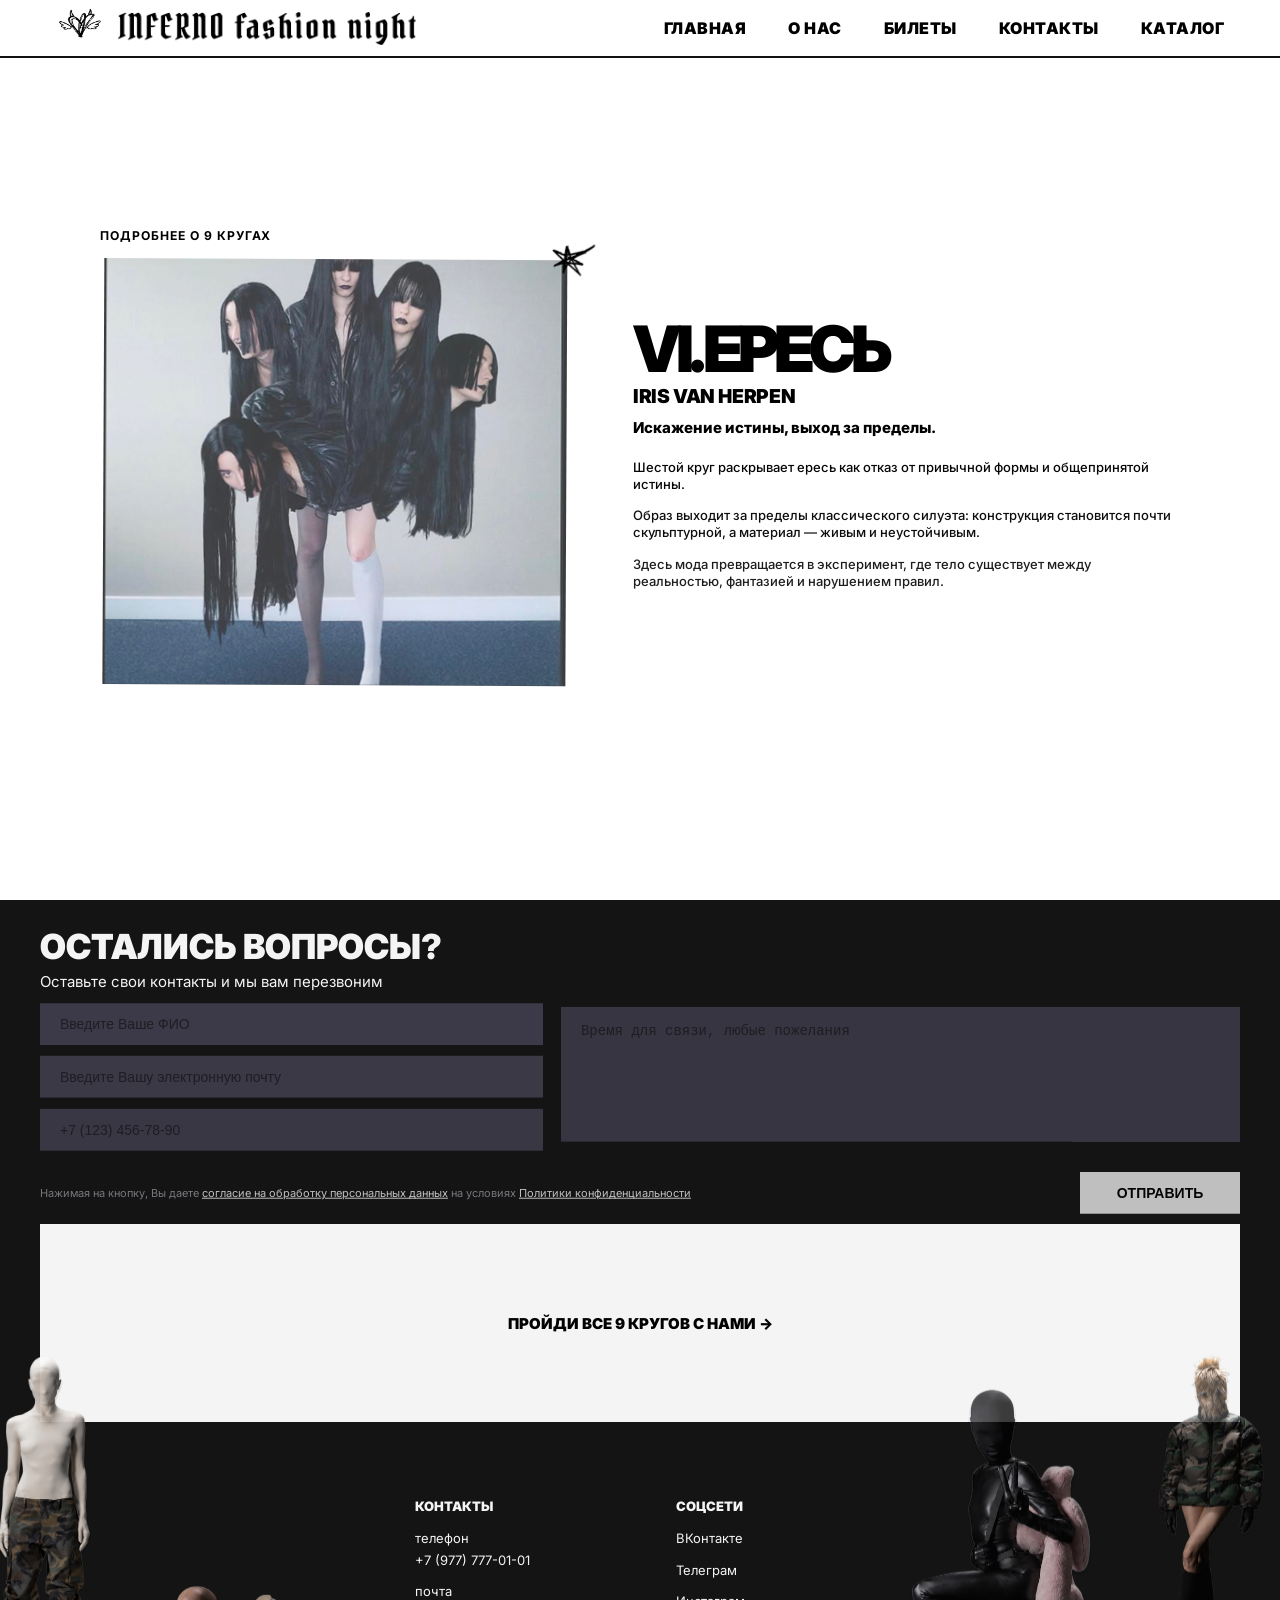
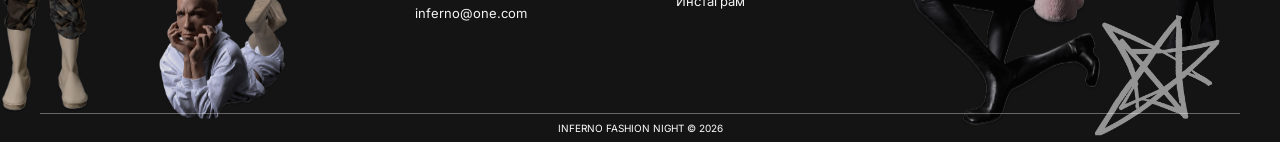
<file: circle-6-heresy.html>
<!DOCTYPE html>
<html lang="ru">
<head>
  <meta charset="UTF-8" />
  <meta name="viewport" content="width=device-width, initial-scale=1.0" />

  <title>VI. ЕРЕСЬ — Inferno Fashion Night</title>

  <link rel="stylesheet" href="libs/lenis/lenis.css" />
  <link rel="stylesheet" href="libs/swiper/swiper-bundle.min.css" />
  <link rel="stylesheet" href="css/style.css" />
</head>
<body class="circle-detail-body">
  <!-- PRELOADER -->
  <div class="site-loader" id="site-loader" aria-label="Сайт загружается">
    <div class="loader-content">
      <div class="loader-ring" aria-hidden="true">
        <span class="loader-brand">INFERNO</span>
      </div>
      <p class="loader-text">загрузка</p>
    </div>
  </div>


  <!-- HEADER -->
  <header class="header">
    <a href="index.html#hero" class="logo">
      <img src="images/logo.png" alt="logo" class="logo-img">
      <img src="images/brand-title.png" alt="Inferno Fashion Night" class="brand-title">
    </a>

    <nav class="nav">
      <a href="index.html#hero">ГЛАВНАЯ</a>
      <a href="about.html">О НАС</a>
      <a href="tickets.html">БИЛЕТЫ</a>
      <a href="#contacts">КОНТАКТЫ</a>
      <a href="catalog.html">КАТАЛОГ</a>
    </nav>
  </header>

  <main class="circle-detail-page page-scroll">

    <section class="circle-detail-section snap-section">
      <div class="circle-detail-inner">

        <p class="circle-detail-kicker">Подробнее о 9 кругах</p>

        <div class="circle-detail-layout is-reversed">
          <div class="circle-detail-content">
            <h1 class="circle-detail-title">
              VI. ЕРЕСЬ
              <span>Iris van Herpen</span>
            </h1>

            <p class="circle-detail-subtitle">Искажение истины, выход за пределы.</p>

            <div class="circle-detail-text">
              <p>Шестой круг раскрывает ересь как отказ от привычной формы и общепринятой истины.</p>
              <p>Образ выходит за пределы классического силуэта: конструкция становится почти скульптурной, а материал — живым и неустойчивым.</p>
              <p>Здесь мода превращается в эксперимент, где тело существует между реальностью, фантазией и нарушением правил.</p>
            </div>

            <p class="circle-detail-quote">«Здесь гробницы горят открытым пламенем»</p>
          </div>

          <div class="circle-detail-visual">
            <div class="circle-detail-image-box">
              <img src="images/circle-6-heresy.png" alt="ЕРЕСЬ" class="circle-detail-image detail-img-6">
            </div>
            <img src="images/star-3.png" alt="" class="circle-detail-star">
          </div>
        </div>

        <div class="circle-detail-nav">
          <a href="circle-5-anger.html">← предыдущий круг</a>
          <a href="index.html#catalog">вернуться к слайдеру</a>
          <a href="circle-7-violence.html">следующий круг →</a>
        </div>

      </div>
    </section>

    <!-- FOOTER -->
    <footer class="footer snap-section" id="contacts">

      <div class="footer-inner">

        <div class="footer-title">
          <h2>ОСТАЛИСЬ ВОПРОСЫ?</h2>
          <p>Оставьте свои контакты и мы вам перезвоним</p>
        </div>

        <form class="contact-form" action="404.html" method="get">

          <div class="form-left">
            <input type="text" placeholder="Введите Ваше ФИО">
            <input type="email" placeholder="Введите Вашу электронную почту">
            <input type="tel" placeholder="+7 (123) 456-78-90">
          </div>

          <div class="form-right">
            <textarea placeholder="Время для связи, любые пожелания"></textarea>
          </div>

          <div class="form-bottom">
            <p>
              Нажимая на кнопку, Вы даете
              <a href="#">согласие на обработку персональных данных</a>
              на условиях
              <a href="#">Политики конфиденциальности</a>
            </p>

            <button type="submit">ОТПРАВИТЬ</button>
          </div>

        </form>

        <div class="footer-video-block">
          <span>ПРОЙДИ ВСЕ 9 КРУГОВ С НАМИ →</span>
        </div>

        <div class="footer-main">

          <img src="images/character-white.png" alt="character" class="footer-white">
          <img src="images/character-face.png" alt="character" class="footer-face">

          <div class="footer-info">

            <div class="footer-col">
              <h4>КОНТАКТЫ</h4>
              <p>
                телефон<br>
                +7 (977) 777-01-01
              </p>
              <p>
                почта<br>
                inferno@one.com
              </p>
            </div>

            <div class="footer-col">
              <h4>СОЦСЕТИ</h4>
              <a href="#">ВКонтакте</a>
              <a href="#">Телеграм</a>
              <a href="#">Инстаграм</a>
            </div>

          </div>

          <div class="footer-right-images">
            <img src="images/character-green.png" alt="character" class="footer-green">
            <img src="images/character-dark.png" alt="character" class="footer-dark">
          </div>

          <img src="images/star_footer.png" alt="star" class="footer-star">

        </div>

        <div class="copyright">
          INFERNO FASHION NIGHT © 2026
        </div>

      </div>

    </footer>
  </main>

  <script src="libs/swiper/swiper-bundle.min.js"></script>
  <script src="libs/lenis/lenis.min.js"></script>
  <script src="libs/gsap/gsap.min.js"></script>
  <script src="libs/gsap/ScrollTrigger.min.js"></script>
  <script src="js/main.js"></script>
</body>
</html>
</file>
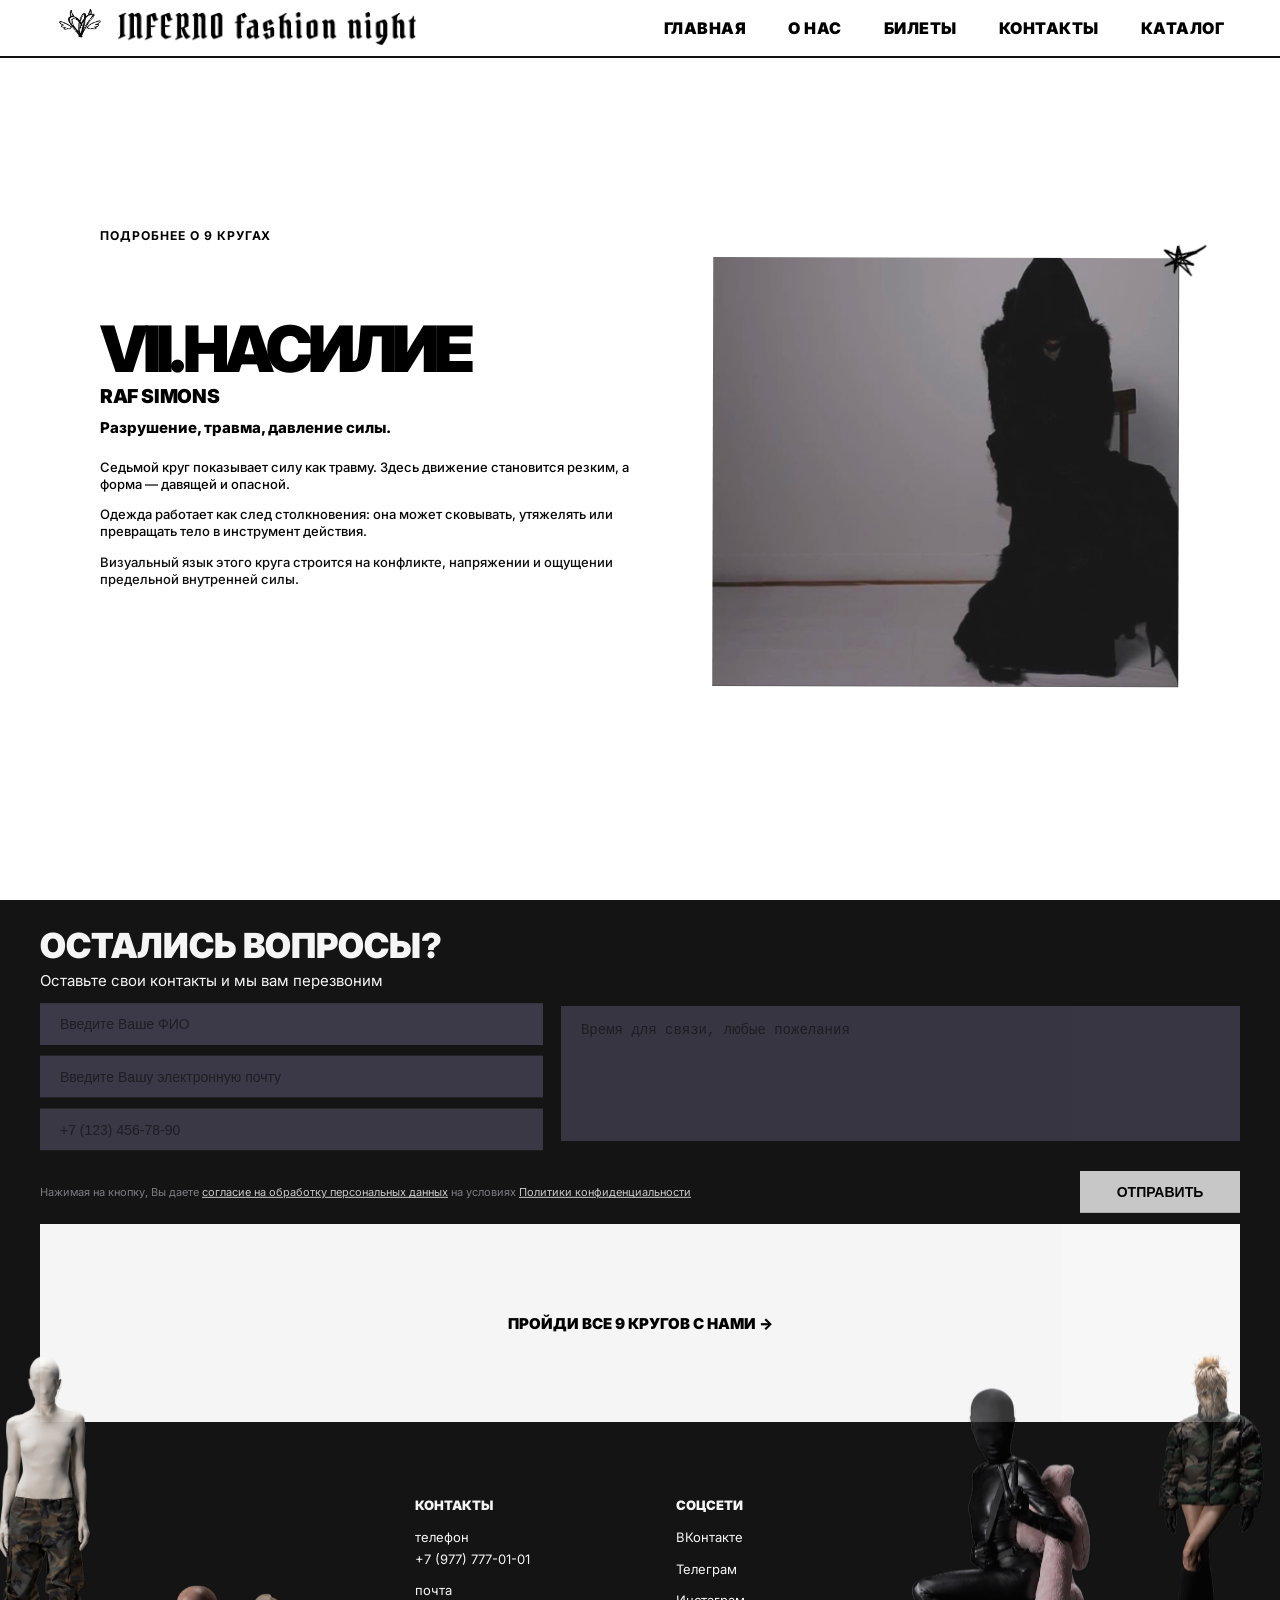
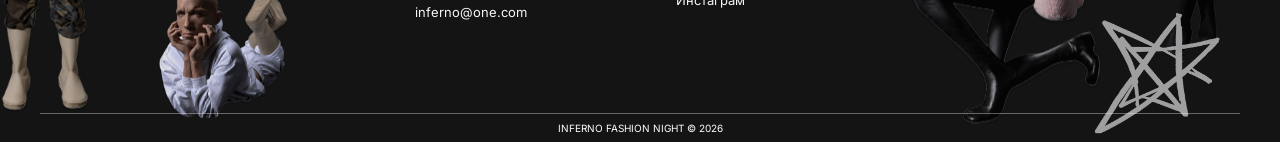
<file: circle-7-violence.html>
<!DOCTYPE html>
<html lang="ru">
<head>
  <meta charset="UTF-8" />
  <meta name="viewport" content="width=device-width, initial-scale=1.0" />

  <title>VII. НАСИЛИЕ — Inferno Fashion Night</title>

  <link rel="stylesheet" href="libs/lenis/lenis.css" />
  <link rel="stylesheet" href="libs/swiper/swiper-bundle.min.css" />
  <link rel="stylesheet" href="css/style.css" />
</head>
<body class="circle-detail-body">
  <!-- PRELOADER -->
  <div class="site-loader" id="site-loader" aria-label="Сайт загружается">
    <div class="loader-content">
      <div class="loader-ring" aria-hidden="true">
        <span class="loader-brand">INFERNO</span>
      </div>
      <p class="loader-text">загрузка</p>
    </div>
  </div>


  <!-- HEADER -->
  <header class="header">
    <a href="index.html#hero" class="logo">
      <img src="images/logo.png" alt="logo" class="logo-img">
      <img src="images/brand-title.png" alt="Inferno Fashion Night" class="brand-title">
    </a>

    <nav class="nav">
      <a href="index.html#hero">ГЛАВНАЯ</a>
      <a href="about.html">О НАС</a>
      <a href="tickets.html">БИЛЕТЫ</a>
      <a href="#contacts">КОНТАКТЫ</a>
      <a href="catalog.html">КАТАЛОГ</a>
    </nav>
  </header>

  <main class="circle-detail-page page-scroll">

    <section class="circle-detail-section snap-section">
      <div class="circle-detail-inner">

        <p class="circle-detail-kicker">Подробнее о 9 кругах</p>

        <div class="circle-detail-layout">
          <div class="circle-detail-content">
            <h1 class="circle-detail-title">
              VII. НАСИЛИЕ
              <span>Raf Simons</span>
            </h1>

            <p class="circle-detail-subtitle">Разрушение, травма, давление силы.</p>

            <div class="circle-detail-text">
              <p>Седьмой круг показывает силу как травму. Здесь движение становится резким, а форма — давящей и опасной.</p>
              <p>Одежда работает как след столкновения: она может сковывать, утяжелять или превращать тело в инструмент действия.</p>
              <p>Визуальный язык этого круга строится на конфликте, напряжении и ощущении предельной внутренней силы.</p>
            </div>

            <p class="circle-detail-quote">«Здесь кровь кипит в реке багряной»</p>
          </div>

          <div class="circle-detail-visual">
            <div class="circle-detail-image-box">
              <img src="images/circle-7-violence.png" alt="НАСИЛИЕ" class="circle-detail-image detail-img-7">
            </div>
            <img src="images/star-3.png" alt="" class="circle-detail-star">
          </div>
        </div>

        <div class="circle-detail-nav">
          <a href="circle-6-heresy.html">← предыдущий круг</a>
          <a href="index.html#catalog">вернуться к слайдеру</a>
          <a href="circle-8-deceit.html">следующий круг →</a>
        </div>

      </div>
    </section>

    <!-- FOOTER -->
    <footer class="footer snap-section" id="contacts">

      <div class="footer-inner">

        <div class="footer-title">
          <h2>ОСТАЛИСЬ ВОПРОСЫ?</h2>
          <p>Оставьте свои контакты и мы вам перезвоним</p>
        </div>

        <form class="contact-form" action="404.html" method="get">

          <div class="form-left">
            <input type="text" placeholder="Введите Ваше ФИО">
            <input type="email" placeholder="Введите Вашу электронную почту">
            <input type="tel" placeholder="+7 (123) 456-78-90">
          </div>

          <div class="form-right">
            <textarea placeholder="Время для связи, любые пожелания"></textarea>
          </div>

          <div class="form-bottom">
            <p>
              Нажимая на кнопку, Вы даете
              <a href="#">согласие на обработку персональных данных</a>
              на условиях
              <a href="#">Политики конфиденциальности</a>
            </p>

            <button type="submit">ОТПРАВИТЬ</button>
          </div>

        </form>

        <div class="footer-video-block">
          <span>ПРОЙДИ ВСЕ 9 КРУГОВ С НАМИ →</span>
        </div>

        <div class="footer-main">

          <img src="images/character-white.png" alt="character" class="footer-white">
          <img src="images/character-face.png" alt="character" class="footer-face">

          <div class="footer-info">

            <div class="footer-col">
              <h4>КОНТАКТЫ</h4>
              <p>
                телефон<br>
                +7 (977) 777-01-01
              </p>
              <p>
                почта<br>
                inferno@one.com
              </p>
            </div>

            <div class="footer-col">
              <h4>СОЦСЕТИ</h4>
              <a href="#">ВКонтакте</a>
              <a href="#">Телеграм</a>
              <a href="#">Инстаграм</a>
            </div>

          </div>

          <div class="footer-right-images">
            <img src="images/character-green.png" alt="character" class="footer-green">
            <img src="images/character-dark.png" alt="character" class="footer-dark">
          </div>

          <img src="images/star_footer.png" alt="star" class="footer-star">

        </div>

        <div class="copyright">
          INFERNO FASHION NIGHT © 2026
        </div>

      </div>

    </footer>
  </main>

  <script src="libs/swiper/swiper-bundle.min.js"></script>
  <script src="libs/lenis/lenis.min.js"></script>
  <script src="libs/gsap/gsap.min.js"></script>
  <script src="libs/gsap/ScrollTrigger.min.js"></script>
  <script src="js/main.js"></script>
</body>
</html>
</file>
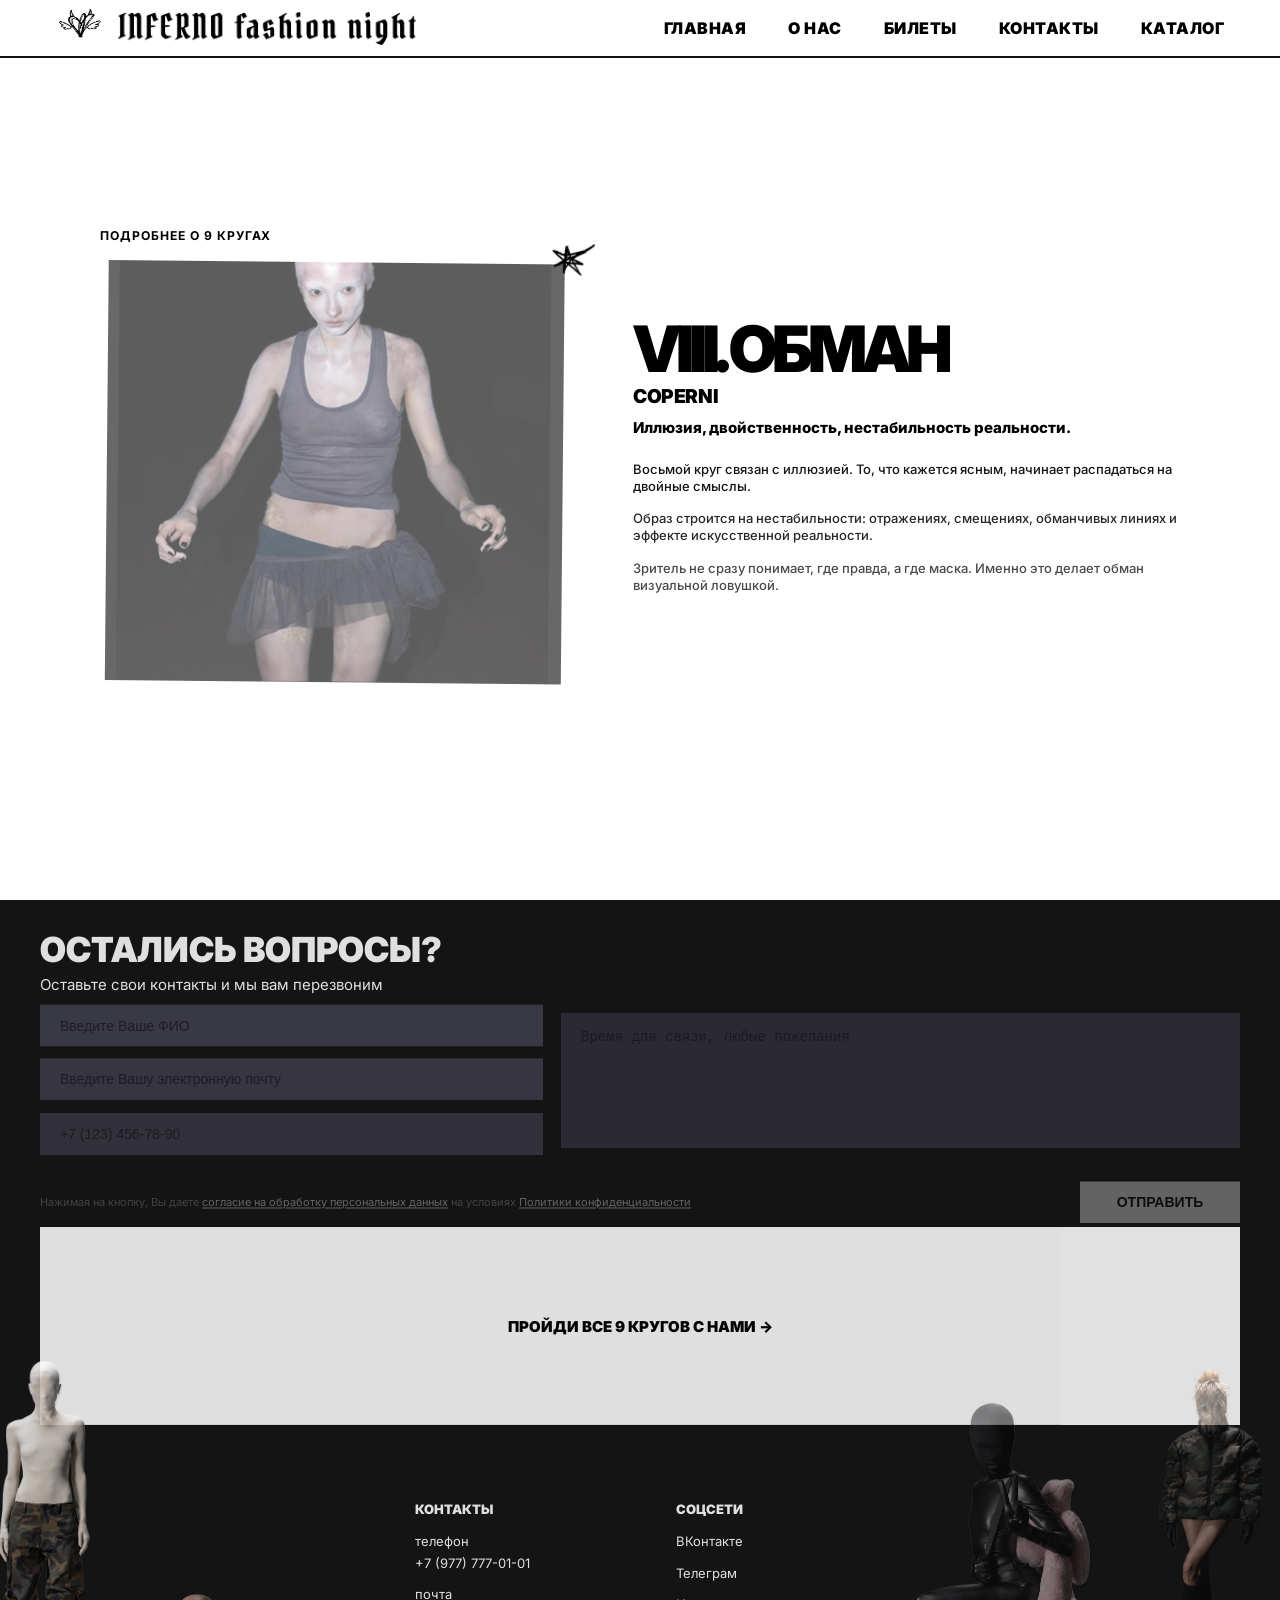
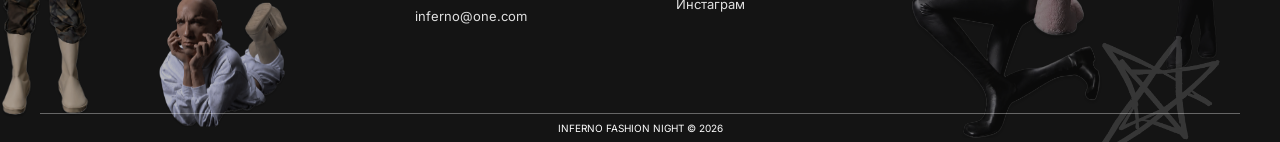
<file: circle-8-deceit.html>
<!DOCTYPE html>
<html lang="ru">
<head>
  <meta charset="UTF-8" />
  <meta name="viewport" content="width=device-width, initial-scale=1.0" />

  <title>VIII. ОБМАН — Inferno Fashion Night</title>

  <link rel="stylesheet" href="libs/lenis/lenis.css" />
  <link rel="stylesheet" href="libs/swiper/swiper-bundle.min.css" />
  <link rel="stylesheet" href="css/style.css" />
</head>
<body class="circle-detail-body">
  <!-- PRELOADER -->
  <div class="site-loader" id="site-loader" aria-label="Сайт загружается">
    <div class="loader-content">
      <div class="loader-ring" aria-hidden="true">
        <span class="loader-brand">INFERNO</span>
      </div>
      <p class="loader-text">загрузка</p>
    </div>
  </div>


  <!-- HEADER -->
  <header class="header">
    <a href="index.html#hero" class="logo">
      <img src="images/logo.png" alt="logo" class="logo-img">
      <img src="images/brand-title.png" alt="Inferno Fashion Night" class="brand-title">
    </a>

    <nav class="nav">
      <a href="index.html#hero">ГЛАВНАЯ</a>
      <a href="about.html">О НАС</a>
      <a href="tickets.html">БИЛЕТЫ</a>
      <a href="#contacts">КОНТАКТЫ</a>
      <a href="catalog.html">КАТАЛОГ</a>
    </nav>
  </header>

  <main class="circle-detail-page page-scroll">

    <section class="circle-detail-section snap-section">
      <div class="circle-detail-inner">

        <p class="circle-detail-kicker">Подробнее о 9 кругах</p>

        <div class="circle-detail-layout is-reversed">
          <div class="circle-detail-content">
            <h1 class="circle-detail-title">
              VIII. ОБМАН
              <span>Coperni</span>
            </h1>

            <p class="circle-detail-subtitle">Иллюзия, двойственность, нестабильность реальности.</p>

            <div class="circle-detail-text">
              <p>Восьмой круг связан с иллюзией. То, что кажется ясным, начинает распадаться на двойные смыслы.</p>
              <p>Образ строится на нестабильности: отражениях, смещениях, обманчивых линиях и эффекте искусственной реальности.</p>
              <p>Зритель не сразу понимает, где правда, а где маска. Именно это делает обман визуальной ловушкой.</p>
            </div>

            <p class="circle-detail-quote">«Здесь ложь скрыта в тысяче обличий»</p>
          </div>

          <div class="circle-detail-visual">
            <div class="circle-detail-image-box">
              <img src="images/circle-8-deceit.png" alt="ОБМАН" class="circle-detail-image detail-img-8">
            </div>
            <img src="images/star-3.png" alt="" class="circle-detail-star">
          </div>
        </div>

        <div class="circle-detail-nav">
          <a href="circle-7-violence.html">← предыдущий круг</a>
          <a href="index.html#catalog">вернуться к слайдеру</a>
          <a href="circle-9-betrayal.html">следующий круг →</a>
        </div>

      </div>
    </section>

    <!-- FOOTER -->
    <footer class="footer snap-section" id="contacts">

      <div class="footer-inner">

        <div class="footer-title">
          <h2>ОСТАЛИСЬ ВОПРОСЫ?</h2>
          <p>Оставьте свои контакты и мы вам перезвоним</p>
        </div>

        <form class="contact-form" action="404.html" method="get">

          <div class="form-left">
            <input type="text" placeholder="Введите Ваше ФИО">
            <input type="email" placeholder="Введите Вашу электронную почту">
            <input type="tel" placeholder="+7 (123) 456-78-90">
          </div>

          <div class="form-right">
            <textarea placeholder="Время для связи, любые пожелания"></textarea>
          </div>

          <div class="form-bottom">
            <p>
              Нажимая на кнопку, Вы даете
              <a href="#">согласие на обработку персональных данных</a>
              на условиях
              <a href="#">Политики конфиденциальности</a>
            </p>

            <button type="submit">ОТПРАВИТЬ</button>
          </div>

        </form>

        <div class="footer-video-block">
          <span>ПРОЙДИ ВСЕ 9 КРУГОВ С НАМИ →</span>
        </div>

        <div class="footer-main">

          <img src="images/character-white.png" alt="character" class="footer-white">
          <img src="images/character-face.png" alt="character" class="footer-face">

          <div class="footer-info">

            <div class="footer-col">
              <h4>КОНТАКТЫ</h4>
              <p>
                телефон<br>
                +7 (977) 777-01-01
              </p>
              <p>
                почта<br>
                inferno@one.com
              </p>
            </div>

            <div class="footer-col">
              <h4>СОЦСЕТИ</h4>
              <a href="#">ВКонтакте</a>
              <a href="#">Телеграм</a>
              <a href="#">Инстаграм</a>
            </div>

          </div>

          <div class="footer-right-images">
            <img src="images/character-green.png" alt="character" class="footer-green">
            <img src="images/character-dark.png" alt="character" class="footer-dark">
          </div>

          <img src="images/star_footer.png" alt="star" class="footer-star">

        </div>

        <div class="copyright">
          INFERNO FASHION NIGHT © 2026
        </div>

      </div>

    </footer>
  </main>

  <script src="libs/swiper/swiper-bundle.min.js"></script>
  <script src="libs/lenis/lenis.min.js"></script>
  <script src="libs/gsap/gsap.min.js"></script>
  <script src="libs/gsap/ScrollTrigger.min.js"></script>
  <script src="js/main.js"></script>
</body>
</html>
</file>
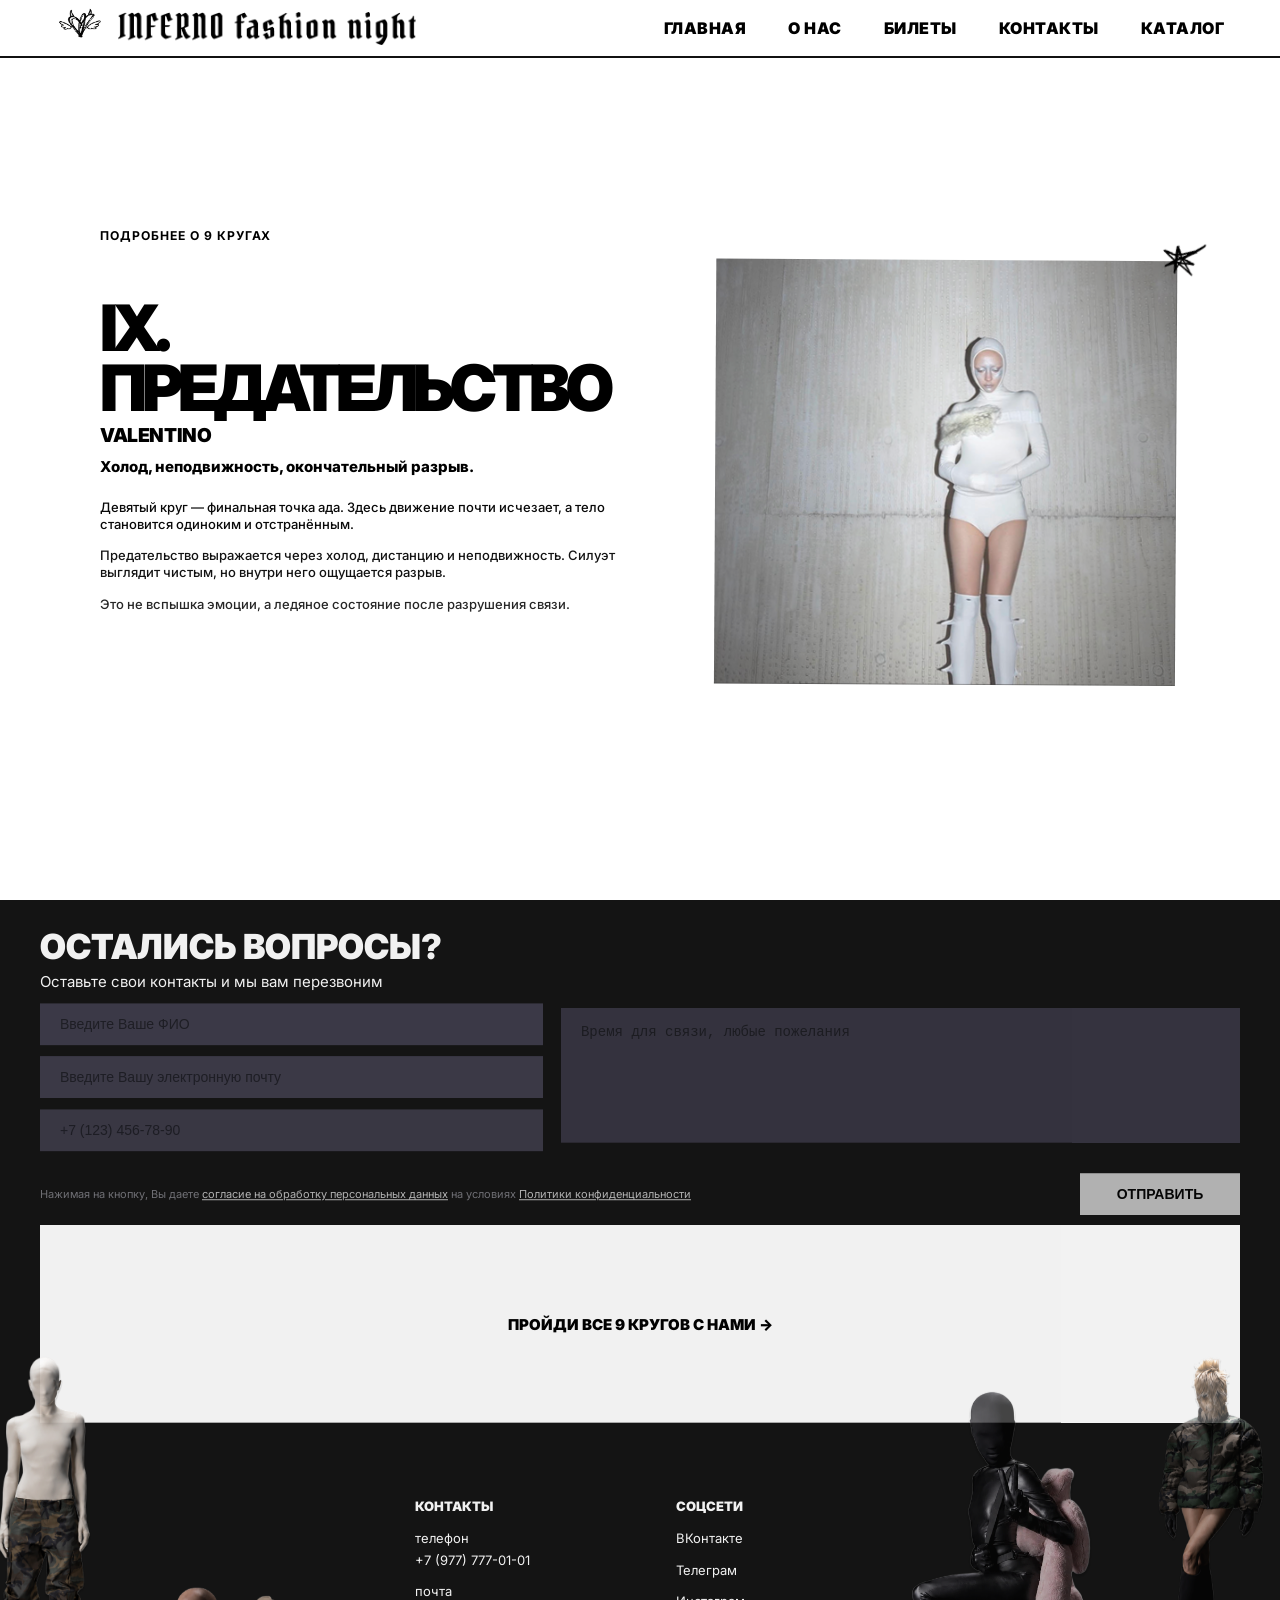
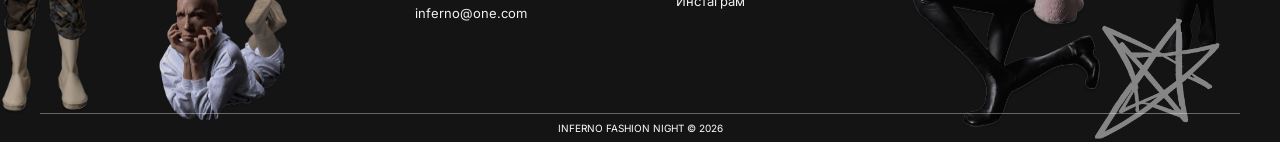
<file: circle-9-betrayal.html>
<!DOCTYPE html>
<html lang="ru">
<head>
  <meta charset="UTF-8" />
  <meta name="viewport" content="width=device-width, initial-scale=1.0" />

  <title>IX. ПРЕДАТЕЛЬСТВО — Inferno Fashion Night</title>

  <link rel="stylesheet" href="libs/lenis/lenis.css" />
  <link rel="stylesheet" href="libs/swiper/swiper-bundle.min.css" />
  <link rel="stylesheet" href="css/style.css" />
</head>
<body class="circle-detail-body">
  <!-- PRELOADER -->
  <div class="site-loader" id="site-loader" aria-label="Сайт загружается">
    <div class="loader-content">
      <div class="loader-ring" aria-hidden="true">
        <span class="loader-brand">INFERNO</span>
      </div>
      <p class="loader-text">загрузка</p>
    </div>
  </div>


  <!-- HEADER -->
  <header class="header">
    <a href="index.html#hero" class="logo">
      <img src="images/logo.png" alt="logo" class="logo-img">
      <img src="images/brand-title.png" alt="Inferno Fashion Night" class="brand-title">
    </a>

    <nav class="nav">
      <a href="index.html#hero">ГЛАВНАЯ</a>
      <a href="about.html">О НАС</a>
      <a href="tickets.html">БИЛЕТЫ</a>
      <a href="#contacts">КОНТАКТЫ</a>
      <a href="catalog.html">КАТАЛОГ</a>
    </nav>
  </header>

  <main class="circle-detail-page page-scroll">

    <section class="circle-detail-section snap-section">
      <div class="circle-detail-inner">

        <p class="circle-detail-kicker">Подробнее о 9 кругах</p>

        <div class="circle-detail-layout">
          <div class="circle-detail-content">
            <h1 class="circle-detail-title">
              IX. ПРЕДАТЕЛЬСТВО
              <span>Valentino</span>
            </h1>

            <p class="circle-detail-subtitle">Холод, неподвижность, окончательный разрыв.</p>

            <div class="circle-detail-text">
              <p>Девятый круг — финальная точка ада. Здесь движение почти исчезает, а тело становится одиноким и отстранённым.</p>
              <p>Предательство выражается через холод, дистанцию и неподвижность. Силуэт выглядит чистым, но внутри него ощущается разрыв.</p>
              <p>Это не вспышка эмоции, а ледяное состояние после разрушения связи.</p>
            </div>

            <p class="circle-detail-quote">«Предатели вмёрзли в ледяную толщу»</p>
          </div>

          <div class="circle-detail-visual">
            <div class="circle-detail-image-box">
              <img src="images/circle-9-betrayal.png" alt="ПРЕДАТЕЛЬСТВО" class="circle-detail-image detail-img-9">
            </div>
            <img src="images/star-3.png" alt="" class="circle-detail-star">
          </div>
        </div>

        <div class="circle-detail-nav">
          <a href="circle-8-deceit.html">← предыдущий круг</a>
          <a href="index.html#catalog">вернуться к слайдеру</a>
          <a href="circle-1-limb.html">следующий круг →</a>
        </div>

      </div>
    </section>

    <!-- FOOTER -->
    <footer class="footer snap-section" id="contacts">

      <div class="footer-inner">

        <div class="footer-title">
          <h2>ОСТАЛИСЬ ВОПРОСЫ?</h2>
          <p>Оставьте свои контакты и мы вам перезвоним</p>
        </div>

        <form class="contact-form" action="404.html" method="get">

          <div class="form-left">
            <input type="text" placeholder="Введите Ваше ФИО">
            <input type="email" placeholder="Введите Вашу электронную почту">
            <input type="tel" placeholder="+7 (123) 456-78-90">
          </div>

          <div class="form-right">
            <textarea placeholder="Время для связи, любые пожелания"></textarea>
          </div>

          <div class="form-bottom">
            <p>
              Нажимая на кнопку, Вы даете
              <a href="#">согласие на обработку персональных данных</a>
              на условиях
              <a href="#">Политики конфиденциальности</a>
            </p>

            <button type="submit">ОТПРАВИТЬ</button>
          </div>

        </form>

        <div class="footer-video-block">
          <span>ПРОЙДИ ВСЕ 9 КРУГОВ С НАМИ →</span>
        </div>

        <div class="footer-main">

          <img src="images/character-white.png" alt="character" class="footer-white">
          <img src="images/character-face.png" alt="character" class="footer-face">

          <div class="footer-info">

            <div class="footer-col">
              <h4>КОНТАКТЫ</h4>
              <p>
                телефон<br>
                +7 (977) 777-01-01
              </p>
              <p>
                почта<br>
                inferno@one.com
              </p>
            </div>

            <div class="footer-col">
              <h4>СОЦСЕТИ</h4>
              <a href="#">ВКонтакте</a>
              <a href="#">Телеграм</a>
              <a href="#">Инстаграм</a>
            </div>

          </div>

          <div class="footer-right-images">
            <img src="images/character-green.png" alt="character" class="footer-green">
            <img src="images/character-dark.png" alt="character" class="footer-dark">
          </div>

          <img src="images/star_footer.png" alt="star" class="footer-star">

        </div>

        <div class="copyright">
          INFERNO FASHION NIGHT © 2026
        </div>

      </div>

    </footer>
  </main>

  <script src="libs/swiper/swiper-bundle.min.js"></script>
  <script src="libs/lenis/lenis.min.js"></script>
  <script src="libs/gsap/gsap.min.js"></script>
  <script src="libs/gsap/ScrollTrigger.min.js"></script>
  <script src="js/main.js"></script>
</body>
</html>
</file>
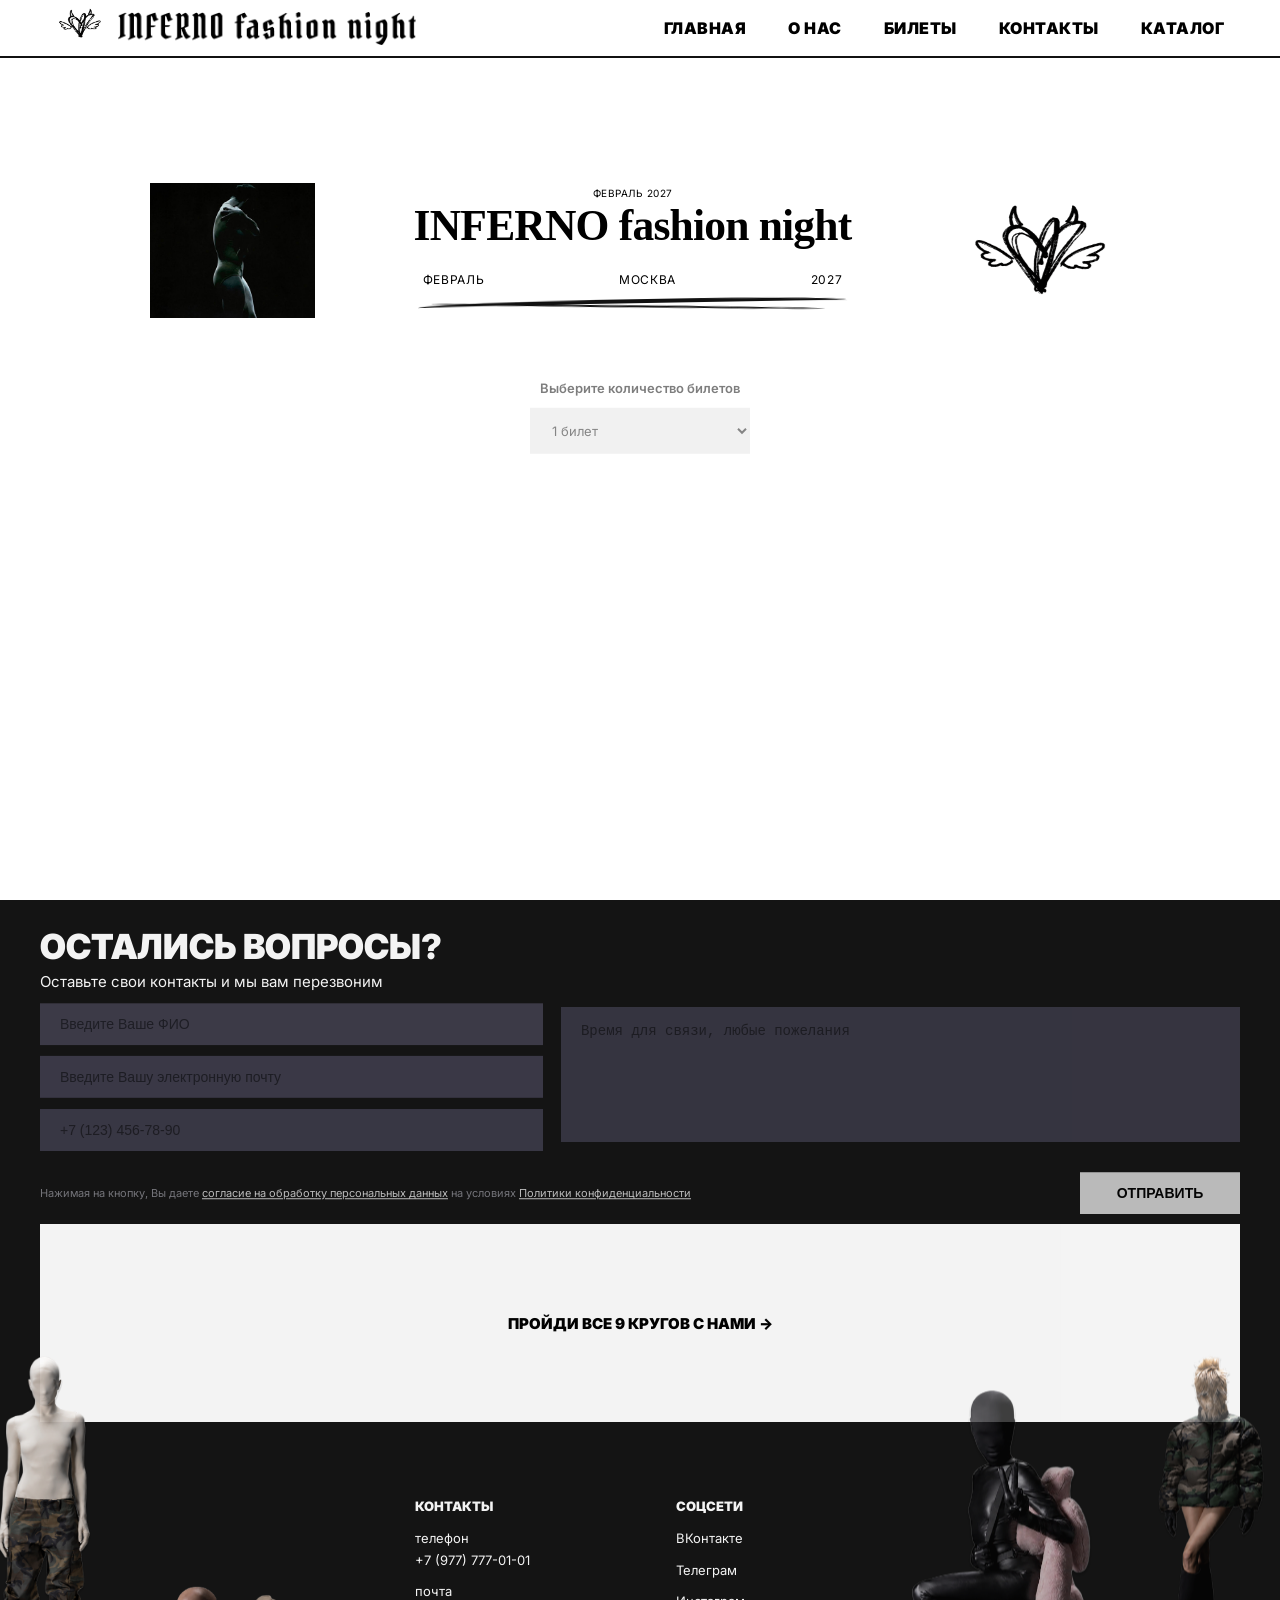
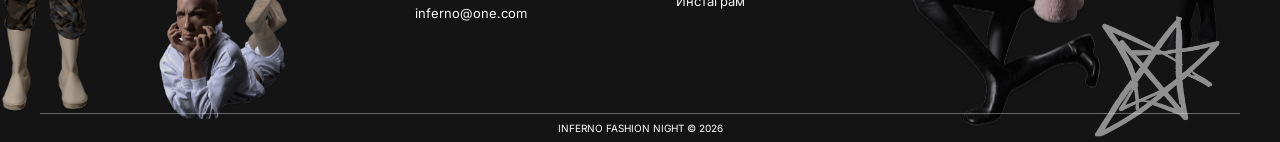
<file: tickets.html>
<!DOCTYPE html>
<html lang="ru">
<head>
  <meta charset="UTF-8" />
  <meta name="viewport" content="width=device-width, initial-scale=1.0" />

  <title>Билеты — Inferno Fashion Night</title>

  <link rel="stylesheet" href="libs/lenis/lenis.css" />
  <link rel="stylesheet" href="libs/swiper/swiper-bundle.min.css" />
  <link rel="stylesheet" href="css/style.css" />
</head>
<body class="tickets-body">
  <!-- PRELOADER -->
  <div class="site-loader" id="site-loader" aria-label="Сайт загружается">
    <div class="loader-content">
      <div class="loader-ring" aria-hidden="true">
        <span class="loader-brand">INFERNO</span>
      </div>
      <p class="loader-text">загрузка</p>
    </div>
  </div>


  <!-- HEADER -->
  <header class="header">
    <a href="index.html#hero" class="logo">
      <img src="images/logo.png" alt="logo" class="logo-img">
      <img src="images/brand-title.png" alt="Inferno Fashion Night" class="brand-title">
    </a>

    <nav class="nav">
      <a href="index.html#hero">ГЛАВНАЯ</a>
      <a href="about.html">О НАС</a>
      <a href="tickets.html">БИЛЕТЫ</a>
      <a href="#contacts">КОНТАКТЫ</a>
      <a href="catalog.html">КАТАЛОГ</a>
    </nav>
  </header>

  <main class="tickets-page page-scroll">

    <!-- TICKETS -->
    <section class="tickets-section snap-section" id="tickets-page">
      <div class="tickets-inner">

        <div class="tickets-card">

          <div class="tickets-top-row">
            <div class="tickets-left-image-box">
              <img src="images/ticket-model.png" alt="Образ Inferno Fashion Night" class="tickets-left-image">
            </div>

            <div class="tickets-heading">
              <p class="tickets-small-date">ФЕВРАЛЬ 2027</p>
              <h1>INFERNO fashion night</h1>

              <div class="tickets-meta">
                <span>ФЕВРАЛЬ</span>
                <span>МОСКВА</span>
                <span>2027</span>
              </div>

              <div class="tickets-hand-line" aria-hidden="true"></div>
            </div>

            <div class="tickets-flower-box">
              <img src="images/ticket-flower.png" alt="" class="tickets-flower-image">
            </div>
          </div>

          <div class="tickets-amount">
            <label class="tickets-quantity-label" for="tickets-count">
              Выберите количество билетов
            </label>

            <select class="tickets-quantity-select" id="tickets-count" name="tickets-count">
              <option value="1">1 билет</option>
              <option value="2">2 билета</option>
              <option value="3">3 билета</option>
              <option value="4">4 билета</option>
              <option value="5">5 билетов</option>
              <option value="6">6 билетов</option>
              <option value="7">7 билетов</option>
              <option value="8">8 билетов</option>
              <option value="9">9 билетов</option>
              <option value="10">10 билетов</option>
            </select>
          </div>

          <form class="tickets-form">
            <p class="tickets-form-title">Данные покупателя</p>

            <div class="tickets-form-grid">
              <label>
                <span>Имя</span>
                <input type="text" value="Иван">
              </label>

              <label>
                <span>Фамилия</span>
                <input type="text" value="Петров">
              </label>

              <label>
                <span>E-mail</span>
                <input type="email" value="ivan.petrov@mail.ru">
              </label>

              <label>
                <span>Телефон</span>
                <input type="tel" value="+7(999)123-45-67">
              </label>
            </div>

            <div class="tickets-submit-row">
              <button type="submit">Купить билеты</button>
            </div>
          </form>

        </div>

      </div>
    </section>

    <!-- FOOTER -->
    <footer class="footer snap-section" id="contacts">

      <div class="footer-inner">

        <div class="footer-title">
          <h2>ОСТАЛИСЬ ВОПРОСЫ?</h2>
          <p>Оставьте свои контакты и мы вам перезвоним</p>
        </div>

        <form class="contact-form" action="404.html" method="get">

          <div class="form-left">
            <input type="text" placeholder="Введите Ваше ФИО">
            <input type="email" placeholder="Введите Вашу электронную почту">
            <input type="tel" placeholder="+7 (123) 456-78-90">
          </div>

          <div class="form-right">
            <textarea placeholder="Время для связи, любые пожелания"></textarea>
          </div>

          <div class="form-bottom">
            <p>
              Нажимая на кнопку, Вы даете
              <a href="#">согласие на обработку персональных данных</a>
              на условиях
              <a href="#">Политики конфиденциальности</a>
            </p>

            <button type="submit">ОТПРАВИТЬ</button>
          </div>

        </form>

        <div class="footer-video-block">
          <span>ПРОЙДИ ВСЕ 9 КРУГОВ С НАМИ →</span>
        </div>

        <div class="footer-main">

          <img src="images/character-white.png" alt="character" class="footer-white">
          <img src="images/character-face.png" alt="character" class="footer-face">

          <div class="footer-info">

            <div class="footer-col">
              <h4>КОНТАКТЫ</h4>
              <p>
                телефон<br>
                +7 (977) 777-01-01
              </p>
              <p>
                почта<br>
                inferno@one.com
              </p>
            </div>

            <div class="footer-col">
              <h4>СОЦСЕТИ</h4>
              <a href="#">ВКонтакте</a>
              <a href="#">Телеграм</a>
              <a href="#">Инстаграм</a>
            </div>

          </div>

          <div class="footer-right-images">
            <img src="images/character-green.png" alt="character" class="footer-green">
            <img src="images/character-dark.png" alt="character" class="footer-dark">
          </div>

          <img src="images/star_footer.png" alt="star" class="footer-star">

        </div>

        <div class="copyright">
          INFERNO FASHION NIGHT © 2026
        </div>

      </div>

    </footer>

  </main>

  <script src="libs/swiper/swiper-bundle.min.js"></script>
  <script src="libs/lenis/lenis.min.js"></script>
  <script src="libs/gsap/gsap.min.js"></script>
  <script src="libs/gsap/ScrollTrigger.min.js"></script>
  <script src="js/main.js"></script>
</body>
</html>
</file>
<file: libs/lenis/lenis.css>
html.lenis,
html.lenis body {
  height: auto;
}

.lenis:not(.lenis-autoToggle).lenis-stopped {
  overflow: clip;
}

.lenis [data-lenis-prevent],
.lenis [data-lenis-prevent-wheel],
.lenis [data-lenis-prevent-touch],
.lenis [data-lenis-prevent-vertical],
.lenis [data-lenis-prevent-horizontal] {
  overscroll-behavior: contain;
}

.lenis.lenis-smooth iframe {
  pointer-events: none;
}

.lenis.lenis-autoToggle {
  transition-property: overflow;
  transition-duration: 1ms;
  transition-behavior: allow-discrete;
}
</file>
<file: css/style.css>
@import url("https://fonts.googleapis.com/css2?family=Inter:wght@400;500;600;700;800;900&display=swap");

:root {
  --header-height: 58px;
}

/* RESET */

* {
  margin: 0;
  padding: 0;
  box-sizing: border-box;
}

html {
  scroll-behavior: auto;
}

body {
  font-family: "Inter", Arial, Helvetica, sans-serif;
  color: #000;
  background: #fff;
  overflow-x: hidden;
  overflow-y: auto;
}

a {
  color: inherit;
  text-decoration: none;
}

/* HEADER */

.header {
  width: 100%;
  height: var(--header-height);
  padding: 0 56px;
  display: flex;
  align-items: center;
  justify-content: space-between;
  background: #fff;
  border-bottom: 2px solid #111;
  position: fixed;
  top: 0;
  left: 0;
  z-index: 1000;
}

.logo {
  display: flex;
  align-items: center;
  gap: 14px;
}

.logo-img {
  width: 48px;
  height: 48px;
  object-fit: contain;
}

.brand-title {
  height: 33px;
  width: auto;
  display: block;
}

.nav {
  display: flex;
  align-items: center;
  gap: 42px;
}

.nav a {
  font-size: 16px;
  font-weight: 900;
  letter-spacing: 0.5px;
}

/* PAGE SCROLL */

.page-scroll {
  margin-top: var(--header-height);
  overflow: visible;
  scroll-snap-type: none;
}

.snap-section {
  width: 100%;
  height: calc(100vh - var(--header-height));
  min-height: calc(100vh - var(--header-height));
  scroll-snap-align: none;
  scroll-snap-stop: normal;
  overflow: hidden;
  position: relative;
}

/* HERO */

.hero {
  position: relative;
  overflow: hidden;
  background: #000;
}

.hero-slider {
  position: absolute;
  inset: 0;
  width: 100%;
  height: 100%;
  z-index: 1;
}

.hero-slider .swiper-wrapper,
.hero-slider .swiper-slide {
  width: 100%;
  height: 100%;
}

.hero-slide {
  background-size: cover;
  background-position: center;
  background-repeat: no-repeat;
}

.hero::after {
  content: "";
  position: absolute;
  inset: 0;
  background: rgba(0, 0, 0, 0.08);
  z-index: 2;
  pointer-events: none;
}

.hero-content {
  position: relative;
  z-index: 4;
  height: 100%;
  display: flex;
  align-items: center;
  justify-content: center;
}

.hero-button {
  width: 320px;
  height: 70px;
  margin-top: clamp(430px, 55vh, 680px);
  background: rgba(90, 90, 90, 0.72);
  color: #fff;
  font-size: 21px;
  font-weight: 800;
  display: flex;
  align-items: center;
  justify-content: center;
}

.hero-arrow {
  position: absolute;
  top: 52%;
  transform: translateY(-50%);
  z-index: 5;
  border: none;
  background: none;
  color: #fff;
  font-size: 76px;
  font-weight: 300;
  cursor: pointer;
}

.hero-arrow-left {
  left: 55px;
}

.hero-arrow-right {
  right: 55px;
}

.hero-pagination {
  position: absolute;
  left: 0;
  right: 0;
  bottom: 28px;
  z-index: 6;
  display: flex;
  justify-content: center;
  gap: 8px;
}

.hero-pagination .swiper-pagination-bullet {
  width: 8px;
  height: 8px;
  background: #fff;
  opacity: 0.45;
}

.hero-pagination .swiper-pagination-bullet-active {
  opacity: 1;
}

/* COMMON */

.section-inner {
  width: min(1200px, 92%);
  height: 100%;
  margin: 0 auto;
}

/* ABOUT SCREEN */

.about-section {
  background: #fff;
  padding: clamp(22px, 3.6vh, 42px) 0 clamp(28px, 5vh, 60px);
}

.about-section .section-inner {
  display: flex;
  flex-direction: column;
  justify-content: center;
}

.about-head {
  position: relative;
  width: 100%;
  margin: 0 auto clamp(32px, 5vh, 56px);
  display: flex;
  justify-content: center;
  align-items: flex-start;
}

.about-title-text {
  text-align: center;
  width: min(980px, 82%);
}

.about-title-text h1 {
  font-size: clamp(27px, 2.3vw, 34px);
  line-height: 1.1;
  text-align: center;
  font-weight: 500;
  letter-spacing: -0.8px;
}

.about-subtitle {
  max-width: 800px;
  margin: clamp(16px, 2.5vh, 24px) auto 0;
  text-align: center;
  font-size: clamp(15px, 1.1vw, 17px);
  line-height: 1.4;
  font-weight: 400;
}

/* ABOUT STARS */

.about-stars {
  position: absolute;
  right: -8px;
  top: -34px;
  width: 190px;
  height: 160px;
}

.about-star {
  position: absolute;
  object-fit: contain;
  display: block;
}

.about-star-one {
  width: 132px;
  right: 42px;
  top: 0;
  transform: rotate(5deg);
}

.about-star-two {
  width: 142px;
  right: 0;
  top: 45px;
  transform: rotate(-8deg);
}

/* ABOUT CARDS */

.cards {
  display: grid;
  grid-template-columns: repeat(4, 1fr);
  gap: clamp(18px, 2vw, 28px);
  align-items: stretch;
}

.card {
  height: clamp(220px, 25vh, 280px);
  border: none;
  background-color: transparent;
  background-repeat: no-repeat;
  background-size: 100% 100%;
  background-position: center;
  position: relative;
  display: flex;
  align-items: center;
  justify-content: center;
}

.card-about {
  background-image: url("../images/About_us_block.png");
}

.card-base {
  background-image: url("../images/base_block.png");
}

.card-concept {
  background-image: url("../images/block_concept.png");
}

.card-mission {
  background-image: url("../images/block mission.png");
}

.card-content {
  width: 74%;
  max-width: 215px;
  margin: 0 auto;
  color: #000;
  text-align: left;
  position: relative;
  z-index: 2;
}

.card-content-center {
  width: 100%;
  max-width: none;
  text-align: center;
}

.card h3 {
  font-size: clamp(17px, 1.35vw, 21px);
  font-weight: 500;
  line-height: 1.08;
  margin-bottom: 10px;
  text-align: center;
  white-space: nowrap;
}

.card p {
  font-size: clamp(11px, 0.9vw, 14px);
  line-height: 1.25;
  font-weight: 400;
  letter-spacing: -0.15px;
}

.card span {
  font-size: clamp(22px, 1.8vw, 26px);
  font-weight: 400;
}

/* ABOUT SLOGAN */

.slogan-block {
  width: min(980px, 96%);
  margin: clamp(25px, 5vh, 60px) auto 0;
}

.slogan-block img {
  width: 100%;
  height: auto;
  display: block;
}

/* CONCEPT + INFERNO SCREEN */

.inferno-one-screen {
  background: #fff;
  padding: 8px 0 0;
  display: grid;
  grid-template-rows: auto auto 1fr;
  align-items: start;
}

/* TOP TEXT */

.one-screen-top {
  width: min(840px, 92%);
  margin: 0 auto 8px;
  text-align: center;
}

.one-screen-top h2 {
  font-size: clamp(18px, 1.45vw, 22px);
  font-weight: 500;
  margin-bottom: 12px;
  letter-spacing: -0.3px;
}

.concept-small-title {
  font-size: 13px;
  line-height: 1.2;
  margin-bottom: 4px;
}

.one-screen-top p {
  font-size: clamp(12px, 0.95vw, 14px);
  line-height: 1.25;
}

/* MIDDLE BLOCK */

.one-screen-middle {
  width: min(1280px, 98%);
  margin: 0 auto 18px;
  display: grid;
  grid-template-columns: 250px 460px 330px;
  align-items: center;
  justify-content: center;
  gap: 52px;
}

.circle-left {
  display: flex;
  align-items: center;
  justify-content: center;
}

.circle-left-image {
  width: 145px;
  max-width: 100%;
  height: auto;
  display: block;
  transform: translateX(25px);
}

.circle-center {
  text-align: center;
}

.circle-center h3 {
  font-size: 16px;
  font-weight: 500;
  margin-bottom: 5px;
}

.inferno-media,
.slider-placeholder {
  width: 460px;
  height: 315px;
  background: #111;
  display: flex;
  align-items: center;
  justify-content: center;
  color: #777;
  font-size: 13px;
  position: relative;
  overflow: hidden;
}

.inferno-slider,
.inferno-slider .swiper-wrapper,
.inferno-slider .swiper-slide {
  width: 100%;
  height: 100%;
}

.inferno-slider .swiper-slide {
  background: #000;
  display: flex;
  align-items: center;
  justify-content: center;
}

.inferno-video {
  width: 100%;
  height: 100%;
  display: block;
  object-fit: contain;
  object-position: center center;
  background: #000;
  transform-origin: center center;
  will-change: transform;
}

/* Подгонка видео в слайдере INFERNO.
   Сейчас все 9 видео стоят одинаково. Если нужно настроить отдельный слайд,
   можно ниже добавить отдельный класс, например .video-3 { transform: ... } */
.video-1,
.video-2,
.video-3,
.video-4,
.video-5,
.video-6,
.video-7,
.video-8,
.video-9 {
  transform: translateX(0px) translateY(0px) scale(1.45);
}

.slider-controls {
  width: 460px;
  margin: 8px auto 0;
  display: flex;
  align-items: center;
  justify-content: space-between;
  font-size: 14px;
}

.slider-controls button {
  border: none;
  background: transparent;
  color: #000;
  font: inherit;
  line-height: 1;
  cursor: pointer;
  padding: 4px 0;
}

.slider-controls button:hover {
  opacity: 0.55;
}

.inferno-counter {
  min-width: 36px;
  text-align: center;
}

.circle-right p {
  font-size: 15px;
  line-height: 1.28;
  margin-bottom: 24px;
}

.circle-quote {
  font-size: 13px;
  font-weight: 700;
}

.more-link {
  width: 180px;
  margin-top: 4px;
  display: flex;
  align-items: center;
  justify-content: space-between;
  font-size: 12px;
  font-weight: 400;
}

/* BOTTOM INFERNO */

.one-screen-bottom {
  width: min(1120px, 96%);
  height: 100%;
  min-height: 220px;
  margin: 0 auto;
  position: relative;
  display: flex;
  align-items: center;
  justify-content: center;
  overflow: visible;
}

.ticket-content {
  max-width: 520px;
  text-align: center;
  z-index: 8;
  padding-bottom: 8px;
}

.ticket-content h2 {
  font-family: Georgia, serif;
  font-size: 52px;
  font-style: italic;
  font-weight: 900;
  margin-bottom: 16px;
}

.ticket-content p {
  font-size: 17px;
  line-height: 1.22;
  margin-bottom: 30px;
}

.ticket-button {
  width: 360px;
  height: 44px;
  background: #111;
  color: #fff;
  display: inline-flex;
  align-items: center;
  justify-content: center;
  font-size: 15px;
  font-weight: 500;
}

/* LEFT CHARACTER + STAR */

.bottom-left-decor {
  position: absolute;
  left: -35px;
  bottom: 0;
  width: 285px;
  height: 390px;
  z-index: 30;
  pointer-events: none;
}

.bottom-character-left {
  position: absolute;
  left: 0;
  bottom: 0;
  width: auto;
  height: 380px;
  max-height: none;
  object-fit: contain;
  z-index: 3;
}

.bottom-star-left {
  position: absolute;
  left: 130px;
  top: -18px;
  width: 72px;
  height: auto;
  object-fit: contain;
  z-index: 50;
  display: block;
  transform: rotate(-8deg);
}

/* RIGHT CHARACTER GROUP */

.bottom-character-group {
  position: absolute;
  right: -25px;
  bottom: 0;
  width: 390px;
  height: 400px;
  z-index: 3;
}

.bottom-pink {
  position: absolute;
  right: 0;
  bottom: 0;
  width: auto;
  height: 390px;
  z-index: 7;
}

.bottom-sitting {
  position: absolute;
  right: 125px;
  bottom: 0;
  height: 145px;
  z-index: 4;
}


/* FALLING STARS ON SCROLL */

.falling-stars-scroll {
  position: fixed;
  top: var(--header-height);
  right: 0;
  width: 280px;
  height: calc(100vh - var(--header-height));
  z-index: 25;
  pointer-events: none;
  overflow: hidden;
}

.falling-star {
  position: absolute;
  top: -160px;
  height: auto;
  opacity: 0.9;
  filter: drop-shadow(0 6px 10px rgba(0, 0, 0, 0.12));
  will-change: transform;
}

.falling-star-1 {
  right: 34px;
  width: 58px;
}

.falling-star-2 {
  right: 128px;
  width: 42px;
}

.falling-star-3 {
  right: 72px;
  width: 68px;
}

.falling-star-4 {
  right: 180px;
  width: 36px;
}

.falling-star-5 {
  right: 16px;
  width: 46px;
}

.falling-star-6 {
  right: 104px;
  width: 52px;
}


.falling-stars-left {
  left: 0;
  right: auto;
}

.falling-star-left-1 {
  left: 34px;
  width: 58px;
}

.falling-star-left-2 {
  left: 128px;
  width: 42px;
}

.falling-star-left-3 {
  left: 72px;
  width: 68px;
}

.falling-star-left-4 {
  left: 180px;
  width: 36px;
}

.falling-star-left-5 {
  left: 16px;
  width: 46px;
}

.falling-star-left-6 {
  left: 104px;
  width: 52px;
}


/* FOOTER */

.footer {
  background: #141414;
  color: #fff;
  padding: clamp(18px, 2.7vh, 30px) 0 8px;
}

.footer-inner {
  width: min(1200px, 94%);
  height: 100%;
  margin: 0 auto;
  position: relative;
  z-index: 2;
  display: flex;
  flex-direction: column;
}

.footer-title {
  margin-bottom: 14px;
}

.footer-title h2 {
  font-size: clamp(28px, 2.7vw, 36px);
  font-weight: 900;
  margin-bottom: 5px;
}

.footer-title p {
  font-size: 15px;
}

.contact-form {
  width: 100%;
  display: grid;
  grid-template-columns: 1fr 1.35fr;
  gap: 18px;
  margin-bottom: 16px;
}

.form-left {
  display: flex;
  flex-direction: column;
  gap: 10px;
}

.contact-form input,
.contact-form textarea {
  width: 100%;
  background: #3d3b49;
  border: none;
  outline: none;
  color: #fff;
  font-size: 14px;
  padding: 0 20px;
}

.contact-form input {
  height: 42px;
}

.contact-form textarea {
  height: clamp(110px, 15vh, 150px);
  padding-top: 16px;
  resize: none;
}

.contact-form input::placeholder,
.contact-form textarea::placeholder {
  color: #1f1f26;
}

.form-bottom {
  grid-column: 1 / -1;
  display: grid;
  grid-template-columns: 1fr 160px;
  align-items: center;
  gap: 20px;
  margin-top: -2px;
}

.form-bottom p {
  font-size: 11px;
  color: #9c9ca4;
}

.form-bottom a {
  color: #fff;
  text-decoration: underline;
}

.form-bottom button {
  height: 42px;
  border: none;
  background: #fff;
  color: #000;
  font-size: 14px;
  font-weight: 900;
  cursor: pointer;
}

/* WHITE VIDEO / SLIDER BLOCK */

.footer-video-block {
  width: 100%;
  height: clamp(150px, 22vh, 230px);
  background: #fff;
  color: #000;
  margin: 0;
  display: flex;
  align-items: center;
  justify-content: center;
  font-size: 15px;
  font-weight: 900;
  position: relative;
  z-index: 1;
}

/* FOOTER MAIN */

.footer-main {
  width: 100%;
  flex: 1;
  min-height: 250px;
  position: relative;
  display: flex;
  align-items: flex-end;
  justify-content: center;
  margin-top: -80px;
  z-index: 3;
}

/* LEFT FOOTER IMAGES */

.footer-white {
  position: absolute;
  left: -55px;
  bottom: 0;
  height: clamp(300px, 45vh, 480px);
  z-index: 5;
}

.footer-face {
  position: absolute;
  left: 105px;
  bottom: 0;
  height: clamp(150px, 24vh, 260px);
  z-index: 8;
}

/* CENTER CONTACTS */

.footer-info {
  width: 450px;
  display: grid;
  grid-template-columns: 1fr 1fr;
  gap: 72px;
  padding-bottom: clamp(50px, 9vh, 95px);
  z-index: 9;
}

.footer-col h4 {
  font-size: 13px;
  margin-bottom: 14px;
  font-weight: 900;
}

.footer-col p,
.footer-col a {
  display: block;
  font-size: 13px;
  line-height: 1.65;
  margin-bottom: 10px;
}

/* RIGHT FOOTER IMAGES */

.footer-right-images {
  position: absolute;
  right: -30px;
  bottom: 0;
  width: 440px;
  height: clamp(280px, 38vh, 390px);
  z-index: 6;
}

.footer-green {
  position: absolute;
  right: 0;
  bottom: 60px;
  height: clamp(300px, 38vh, 405px);
  z-index: 6;
}

.footer-dark {
  position: absolute;
  left: 0;
  bottom: 0;
  height: clamp(300px, 38vh, 405px);
  z-index: 8;
}

.footer-star {
  position: absolute;
  right: 8px;
  bottom: 0;
  width: 160px;
  z-index: 10;
}

.copyright {
  text-align: center;
  font-size: 10px;
  color: #fff;
  padding-top: 8px;
  border-top: 1px solid rgba(255, 255, 255, 0.35);
  position: relative;
  z-index: 11;
}

/* TABLET */

@media (max-width: 1100px) {
  .header {
    padding: 0 28px;
  }

  .brand-title {
    height: 28px;
  }

  .nav {
    gap: 24px;
  }

  .about-title-text {
    width: min(760px, 76%);
  }

  .about-stars {
    width: 170px;
    height: 155px;
    right: -10px;
    top: -30px;
  }

  .about-star-one {
    width: 118px;
    right: 35px;
    top: 0;
  }

  .about-star-two {
    width: 128px;
    right: 0;
    top: 38px;
  }

  .cards {
    grid-template-columns: repeat(2, 1fr);
  }

  .one-screen-middle {
    width: 92%;
    grid-template-columns: 1fr;
    text-align: center;
    gap: 12px;
    margin-bottom: 20px;
  }

  .circle-left {
    display: none;
  }

  .circle-right {
    max-width: 520px;
    margin: 0 auto;
  }

  .inferno-media,
  .slider-placeholder,
  .slider-controls {
    width: 360px;
  }

  .inferno-media,
  .slider-placeholder {
    height: 240px;
    margin: 0 auto;
  }

  .bottom-left-decor,
  .bottom-character-group {
    opacity: 0.8;
  }

  .footer-white,
  .footer-face,
  .footer-right-images,
  .footer-star {
    opacity: 0.45;
  }
}

/* MOBILE */

@media (max-width: 768px) {
  body {
    overflow-x: hidden;
    overflow-y: auto;
  }

  .header {
    height: auto;
    padding: 16px 20px;
    flex-direction: column;
    gap: 14px;
  }

  .page-scroll {
    height: auto;
    margin-top: 112px;
    overflow: visible;
    scroll-snap-type: none;
  }

  .snap-section {
    height: auto;
    min-height: auto;
    overflow: visible;
    scroll-snap-align: none;
  }

  .logo-img {
    width: 42px;
    height: 42px;
  }

  .nav {
    gap: 18px;
    flex-wrap: wrap;
    justify-content: center;
  }

  .nav a {
    font-size: 13px;
  }

  .hero {
    height: calc(100vh - 112px);
    min-height: 560px;
  }

  .hero-button {
    width: min(250px, 72vw);
    height: 54px;
    margin-top: clamp(390px, 62vh, 600px);
    font-size: 17px;
  }

  .about-section {
    padding: 40px 0 64px;
  }

  .about-head {
    display: block;
    margin-bottom: 42px;
  }

  .about-title-text {
    width: 100%;
  }

  .about-title-text h1 {
    font-size: 25px;
    line-height: 1.18;
  }

  .about-subtitle {
    font-size: 15px;
    margin-top: 22px;
  }

  .about-stars {
    position: relative;
    width: 170px;
    height: 130px;
    margin: 18px auto 0;
    right: auto;
    top: auto;
  }

  .about-star-one {
    width: 105px;
    right: 40px;
    top: 0;
  }

  .about-star-two {
    width: 115px;
    right: 0;
    top: 34px;
  }

  .cards {
    grid-template-columns: 1fr;
    gap: 22px;
  }

  .card {
    height: 230px;
  }

  .card-content {
    width: 68%;
    max-width: 240px;
  }

  .card h3 {
    font-size: 22px;
  }

  .card p {
    font-size: 15px;
    line-height: 1.3;
  }

  .card span {
    font-size: 27px;
  }

  .slogan-block {
    width: min(100%, 96%);
    margin: 70px auto 0;
  }

  .inferno-one-screen {
    display: block;
    padding: 50px 0 60px;
  }

  .one-screen-middle {
    width: 92%;
    display: block;
  }

  .inferno-media,
  .slider-placeholder,
  .slider-controls {
    width: 300px;
  }

  .inferno-media,
  .slider-placeholder {
    height: 300px;
    margin: 0 auto;
  }

  .one-screen-bottom {
    height: auto;
    min-height: 260px;
    margin-top: 40px;
  }

  .bottom-left-decor,
  .bottom-character-group {
    display: none;
  }

  .ticket-content {
    max-width: 92%;
  }

  .ticket-content h2 {
    font-size: 46px;
  }

  .ticket-button {
    width: min(250px, 100%);
  }

  .footer {
    padding: 40px 0 20px;
  }

  .contact-form {
    grid-template-columns: 1fr;
  }

  .form-bottom {
    grid-template-columns: 1fr;
  }

  .footer-video-block {
    height: 220px;
  }

  .footer-main {
    margin-top: 0;
    height: auto;
    min-height: auto;
  }

  .footer-info {
    width: 100%;
    grid-template-columns: 1fr;
    gap: 20px;
    padding: 35px 0;
  }

  .footer-white,
  .footer-face,
  .footer-right-images,
  .footer-star {
    display: none;
  }

  .falling-stars-scroll {
    display: none;
  }

}

/* CATALOG PAGE */

.catalog-body {
  background: #fff;
}

.catalog-page {
  background: #fff;
}

.catalog-section {
  width: 100%;
  background: #fff;
  padding: clamp(28px, 5vh, 58px) 0 clamp(34px, 6vh, 72px);
}

.catalog-inner {
  width: min(1180px, 92%);
  margin: 0 auto;
}

.catalog-title {
  font-size: clamp(22px, 2vw, 32px);
  font-weight: 500;
  line-height: 1;
  letter-spacing: -0.4px;
  margin-bottom: clamp(32px, 5vh, 58px);
}

.catalog-grid {
  display: grid;
  grid-template-columns: repeat(2, minmax(0, 1fr));
  column-gap: clamp(46px, 7vw, 95px);
  row-gap: clamp(44px, 7vh, 72px);
}

.catalog-card {
  display: grid;
  grid-template-columns: minmax(210px, 275px) minmax(150px, 1fr);
  gap: clamp(16px, 2vw, 24px);
  align-items: stretch;
}

.catalog-image-box {
  width: 100%;
  min-height: 360px;
  background: #111;
  overflow: hidden;
  display: flex;
  align-items: center;
  justify-content: center;
}

.catalog-image {
  width: 100%;
  height: 100%;
  min-height: 360px;
  display: block;
  object-fit: cover;
}

.catalog-info {
  min-height: 360px;
  display: flex;
  flex-direction: column;
  justify-content: space-between;
  align-items: flex-start;
}

.catalog-info h2 {
  font-size: clamp(15px, 1.15vw, 18px);
  font-weight: 500;
  line-height: 1.15;
  margin-bottom: 4px;
}

.catalog-price {
  font-size: 13px;
  line-height: 1.2;
  margin-bottom: 34px;
}

.catalog-description {
  font-size: clamp(11px, 0.86vw, 13px);
  line-height: 1.22;
  font-weight: 400;
  letter-spacing: -0.1px;
  max-width: 210px;
}

.catalog-button {
  width: 140px;
  height: 32px;
  background: #111;
  color: #fff;
  display: inline-flex;
  align-items: center;
  justify-content: center;
  font-size: 11px;
  font-weight: 500;
  text-transform: lowercase;
  margin-top: 20px;
}

.catalog-button:hover {
  opacity: 0.82;
}

/* Catalog page footer should not be locked to one screen */
.catalog-page .footer.snap-section {
  height: auto;
  min-height: auto;
  overflow: hidden;
}

@media (max-width: 1100px) {
  .catalog-grid {
    column-gap: 34px;
  }

  .catalog-card {
    grid-template-columns: 210px 1fr;
  }

  .catalog-image-box,
  .catalog-image,
  .catalog-info {
    min-height: 300px;
  }
}

@media (max-width: 860px) {
  .catalog-grid {
    grid-template-columns: 1fr;
  }

  .catalog-card {
    width: min(560px, 100%);
    margin: 0 auto;
    grid-template-columns: minmax(180px, 260px) minmax(140px, 1fr);
  }
}

@media (max-width: 560px) {
  .catalog-section {
    padding-top: 32px;
  }

  .catalog-title {
    text-align: center;
    margin-bottom: 30px;
  }

  .catalog-card {
    grid-template-columns: 1fr;
    gap: 16px;
  }

  .catalog-image-box,
  .catalog-image {
    min-height: 360px;
  }

  .catalog-info {
    min-height: auto;
  }

  .catalog-description {
    max-width: none;
  }

  .catalog-price {
    margin-bottom: 16px;
  }

  .catalog-button {
    width: 100%;
    height: 40px;
  }
}


/* CATALOG PAGE — ONE SCREEN CATALOG + ONE SCREEN FOOTER
   Первый блок: весь каталог помещается в один экран.
   Второй блок: футер отдельным экраном ниже.
*/

.catalog-page .catalog-section {
  height: calc(100vh - var(--header-height));
  min-height: calc(100vh - var(--header-height));
  padding: clamp(10px, 1.6vh, 18px) 0;
  display: flex;
  align-items: center;
  overflow: hidden;
}

.catalog-page .catalog-inner {
  width: min(1180px, 94%);
  height: 100%;
  margin: 0 auto;
  display: flex;
  flex-direction: column;
  justify-content: center;
  min-height: 0;
}

.catalog-page .catalog-title {
  flex: 0 0 auto;
  font-size: clamp(18px, 1.55vw, 25px);
  line-height: 1;
  margin-bottom: clamp(10px, 1.8vh, 18px);
}

.catalog-page .catalog-grid {
  flex: 1;
  min-height: 0;
  display: grid;
  grid-template-columns: repeat(2, minmax(0, 1fr));
  grid-template-rows: repeat(3, minmax(0, 1fr));
  column-gap: clamp(24px, 5vw, 70px);
  row-gap: clamp(10px, 1.8vh, 18px);
}

.catalog-page .catalog-card {
  height: 100%;
  min-height: 0;
  display: grid;
  grid-template-columns: minmax(130px, 190px) minmax(120px, 1fr);
  gap: clamp(10px, 1.2vw, 18px);
  align-items: stretch;
}

.catalog-page .catalog-image-box {
  height: 100%;
  min-height: 0;
  max-height: 100%;
  background: #111;
}

.catalog-page .catalog-image {
  width: 100%;
  height: 100%;
  min-height: 0;
  object-fit: contain;
  object-position: center center;
  background: #111;
}

.catalog-page .catalog-info {
  height: 100%;
  min-height: 0;
  display: flex;
  flex-direction: column;
  justify-content: space-between;
}

.catalog-page .catalog-info h2 {
  font-size: clamp(12px, 0.95vw, 15px);
  line-height: 1.08;
  margin-bottom: 3px;
}

.catalog-page .catalog-price {
  font-size: 11px;
  line-height: 1.1;
  margin-bottom: clamp(4px, 0.9vh, 10px);
}

.catalog-page .catalog-description {
  font-size: clamp(8.5px, 0.67vw, 11px);
  line-height: 1.14;
  max-width: 190px;
}

.catalog-page .catalog-button {
  width: 112px;
  height: 24px;
  font-size: 9px;
  margin-top: 8px;
  flex: 0 0 auto;
}

.catalog-page .footer.snap-section {
  height: calc(100vh - var(--header-height));
  min-height: calc(100vh - var(--header-height));
  overflow: hidden;
}

/* На планшете и телефоне оставляем нормальную прокрутку,
   потому что 6 карточек с текстом физически не помещаются удобно в один экран. */
@media (max-width: 860px) {
  .catalog-page .catalog-section {
    height: auto;
    min-height: auto;
    padding: 32px 0 56px;
    display: block;
    overflow: visible;
  }

  .catalog-page .catalog-inner {
    height: auto;
    display: block;
  }

  .catalog-page .catalog-title {
    margin-bottom: 30px;
  }

  .catalog-page .catalog-grid {
    display: grid;
    grid-template-columns: 1fr;
    grid-template-rows: none;
    row-gap: 44px;
    min-height: auto;
  }

  .catalog-page .catalog-card {
    height: auto;
    min-height: auto;
    grid-template-columns: minmax(180px, 260px) minmax(140px, 1fr);
  }

  .catalog-page .catalog-image-box,
  .catalog-page .catalog-image,
  .catalog-page .catalog-info {
    height: auto;
    min-height: 300px;
  }

  .catalog-page .catalog-description {
    font-size: 13px;
    line-height: 1.22;
    max-width: 210px;
  }

  .catalog-page .catalog-button {
    width: 140px;
    height: 32px;
    font-size: 11px;
  }

  .catalog-page .footer.snap-section {
    height: auto;
    min-height: auto;
    overflow: hidden;
  }
}

@media (max-width: 560px) {
  .catalog-page .catalog-card {
    grid-template-columns: 1fr;
  }

  .catalog-page .catalog-image-box,
  .catalog-page .catalog-image {
    min-height: 360px;
  }

  .catalog-page .catalog-info {
    min-height: auto;
  }

  .catalog-page .catalog-description {
    max-width: none;
  }

  .catalog-page .catalog-button {
    width: 100%;
    height: 40px;
  }
}

/* CATALOG ALIGN FIX — СДВИГ КАТАЛОГА ЧУТЬ ВПРАВО
   Чтобы каталог визуально стоял ближе к центру футера.
   Меняй 70px, если нужно сильнее или слабее:
   40px — слабее, 90px — сильнее.
*/

@media (min-width: 1200px) {
  .catalog-page .catalog-inner {
    transform: translateX(70px);
  }
}

@media (min-width: 861px) and (max-width: 1199px) {
  .catalog-page .catalog-inner {
    transform: translateX(35px);
  }
}

@media (max-width: 860px) {
  .catalog-page .catalog-inner {
    transform: translateX(0);
  }
}

/* =========================================================
   ABOUT PAGE
   Здесь собрана финальная версия страницы "О нас".
   Раньше ниже было несколько пробных правок, поэтому я оставил только то,
   что реально работает в последнем макете.
   ========================================================= */

.about-page-body,
.about-page {
  background: #fff;
}

.about-figma-section {
  width: 100%;
  background: #fff;
  padding: clamp(18px, 3vh, 34px) 0 clamp(34px, 5vh, 64px);
}

.about-figma-inner {
  width: min(1180px, 92%);
  margin: 0 auto;
}

.about-figma-head,
.about-space-head {
  display: flex;
  align-items: center;
}

.about-figma-head {
  position: relative;
  gap: 18px;
  margin-bottom: 24px;
}

.about-space-head {
  gap: 22px;
  margin-bottom: 14px;
}

.about-figma-head h1,
.about-space-head h2 {
  font-size: clamp(24px, 2.25vw, 36px);
  font-weight: 500;
  line-height: 1;
  letter-spacing: -0.5px;
}

.about-figma-star {
  width: 58px;
  height: auto;
  object-fit: contain;
  display: block;
  transform-origin: center center;
}

.about-figma-star-top {
  margin-top: 6px;
  transform: rotate(-15deg);
}

.about-figma-star-space {
  width: 66px;
  transform: rotate(12deg);
}

.about-intro-grid,
.about-info-grid,
.about-space-images {
  display: grid;
  align-items: start;
}

.about-intro-grid {
  grid-template-columns: 1fr 1fr 1.35fr;
  gap: clamp(24px, 3.5vw, 58px);
  margin-bottom: 26px;
}

.about-info-grid {
  grid-template-columns: 1.58fr 1fr 1fr;
  gap: clamp(24px, 3.5vw, 58px);
  margin-bottom: 34px;
}

.about-space-images {
  grid-template-columns: 0.9fr 1.15fr;
  gap: clamp(28px, 3vw, 42px);
  margin-bottom: 22px;
}

.about-intro-grid p,
.about-info-block p,
.about-space-lead,
.about-space-description {
  font-size: clamp(12px, 0.95vw, 15px);
  line-height: 1.25;
  font-weight: 400;
  letter-spacing: -0.15px;
}

.about-info-block h2 {
  font-size: clamp(16px, 1.25vw, 22px);
  font-weight: 500;
  line-height: 1.08;
  margin-bottom: 8px;
  letter-spacing: -0.35px;
}

.about-info-block h3 {
  font-size: clamp(13px, 1vw, 16px);
  font-weight: 900;
  line-height: 1.14;
  margin-bottom: 12px;
  letter-spacing: -0.25px;
}

.about-line {
  width: min(730px, 72%);
  height: 1px;
  background: rgba(0, 0, 0, 0.5);
  margin: 0 0 22px;
}

.about-preview-image-box,
.about-space-image-box {
  background: #111;
  overflow: hidden;
}

.about-preview-image-box {
  width: 100%;
  height: clamp(150px, 18vh, 220px);
}

.about-space-image-box {
  height: clamp(240px, 33vh, 370px);
}

.about-preview-image,
.about-space-image {
  width: 100%;
  height: 100%;
  display: block;
  object-fit: cover;
}

.about-space-lead {
  max-width: 1080px;
  margin-bottom: 20px;
}

.about-space-description {
  max-width: 1120px;
}

/* Эти три класса оставил специально: ими удобно вручную двигать картинки. */
.about-img-model-grid,
.about-img-space-left,
.about-img-space-right {
  transform: translateX(0px) translateY(0px) scale(1);
  transform-origin: center center;
}

/* Desktop: первый экран "О нас" и футер как отдельный второй блок. */
@media (min-width: 861px) {
  .about-page .about-figma-section {
    height: calc(100vh - var(--header-height));
    min-height: calc(100vh - var(--header-height));
    padding: clamp(8px, 1.2vh, 14px) 0;
    display: flex;
    align-items: center;
    overflow: hidden;
  }

  .about-page .about-figma-inner {
    width: min(1080px, 88%);
    max-width: 1080px;
    height: 100%;
    margin: 0 auto;
    display: flex;
    flex-direction: column;
    justify-content: center;
    min-height: 0;
    transform: translateX(0px);
  }

  .about-page .about-figma-head {
    flex: 0 0 auto;
    gap: 14px;
    margin-bottom: clamp(6px, 1vh, 10px);
  }

  .about-page .about-figma-head h1,
  .about-page .about-space-head h2 {
    font-size: clamp(28px, 2.35vw, 42px);
    font-weight: 700;
    line-height: 1;
    letter-spacing: -0.8px;
  }

  .about-page .about-figma-star-top {
    width: clamp(34px, 3vw, 48px);
  }

  .about-page .about-intro-grid {
    grid-template-columns: 0.82fr 0.82fr 1.34fr;
    gap: clamp(18px, 2.1vw, 34px);
    margin-bottom: clamp(7px, 1.1vh, 12px);
  }

  .about-page .about-intro-grid p,
  .about-page .about-info-block p,
  .about-page .about-space-lead,
  .about-page .about-space-description {
    font-size: clamp(12px, 0.86vw, 15px);
    line-height: 1.22;
    font-weight: 500;
    letter-spacing: -0.15px;
  }

  .about-page .about-info-grid {
    grid-template-columns: 1.58fr 1fr 1fr;
    gap: clamp(18px, 2.7vw, 42px);
    margin-bottom: clamp(8px, 1.4vh, 14px);
  }

  .about-page .about-info-block h2 {
    font-size: clamp(17px, 1.3vw, 23px);
    font-weight: 700;
    line-height: 1.08;
    margin-bottom: 5px;
  }

  .about-page .about-info-block h3 {
    font-size: clamp(13px, 1vw, 17px);
    line-height: 1.12;
    margin-bottom: 6px;
  }

  .about-page .about-line {
    width: min(730px, 72%);
    margin: 0 0 clamp(7px, 1vh, 12px);
  }

  .about-page .about-preview-image-box,
  .about-page .about-box-model-grid {
    height: clamp(185px, 24vh, 245px);
    aspect-ratio: 16 / 7;
    margin-top: -104px;
    background: #000;
    display: flex;
    align-items: center;
    justify-content: center;
  }

  .about-page .about-img-model-grid {
    width: 100%;
    height: 100%;
    object-fit: contain;
    object-position: center center;
    background: #000;
    transform: translateX(0px) translateY(0px) scale(0.94);
  }

  .about-page .about-space-head {
    flex: 0 0 auto;
    gap: 16px;
    margin-bottom: clamp(5px, 0.8vh, 8px);
  }

  .about-page .about-figma-star-space {
    width: clamp(38px, 3.2vw, 54px);
  }

  .about-page .about-space-lead {
    max-width: 100%;
    margin-bottom: clamp(6px, 1vh, 10px);
  }

  .about-page .about-space-images {
    width: 100%;
    grid-template-columns: 0.9fr 1.15fr;
    gap: clamp(20px, 2.5vw, 34px);
    margin-bottom: clamp(6px, 1vh, 10px);
  }

  .about-page .about-space-image-box {
    height: clamp(145px, 23vh, 250px);
  }

  .about-page .about-space-image {
    object-fit: cover;
    object-position: center center;
  }

  .about-page .about-space-description {
    max-width: 100%;
  }

  .about-page .footer.snap-section,
  .catalog-page .footer.snap-section {
    height: calc(100vh - var(--header-height));
    min-height: calc(100vh - var(--header-height));
    overflow: hidden;
  }

  .about-page .footer-inner,
  .catalog-page .footer-inner {
    width: min(1200px, 94%);
    max-width: 1200px;
    height: 100%;
    margin: 0 auto;
  }
}

/* Tablet и mobile: не зажимаем блоки в один экран, чтобы текст не ломался. */
@media (max-width: 1100px) {
  .about-intro-grid,
  .about-info-grid {
    gap: 28px;
  }

  .about-intro-grid {
    grid-template-columns: 1fr 1fr;
  }

  .about-preview-image-box {
    grid-column: 1 / -1;
    height: 220px;
  }

  .about-info-grid {
    grid-template-columns: 1fr 1fr;
  }

  .about-info-large {
    grid-column: 1 / -1;
  }
}

@media (max-width: 860px) {
  .about-page .about-figma-section {
    height: auto;
    min-height: auto;
    overflow: visible;
  }

  .about-page .about-figma-inner {
    width: min(560px, 92%);
    max-width: none;
  }

  .about-page .about-preview-image-box,
  .about-page .about-box-model-grid {
    margin-top: 0;
    aspect-ratio: auto;
  }

  .about-page .about-img-model-grid {
    object-fit: contain;
    transform: translateX(0px) translateY(0px) scale(1);
  }

  .about-page .footer.snap-section,
  .catalog-page .footer.snap-section {
    height: auto;
    min-height: auto;
    overflow: hidden;
  }
}

@media (max-width: 768px) {
  .about-figma-section {
    padding: 32px 0 48px;
  }

  .about-intro-grid,
  .about-info-grid,
  .about-space-images {
    grid-template-columns: 1fr;
  }

  .about-line {
    width: 100%;
  }

  .about-preview-image-box,
  .about-space-image-box {
    height: 260px;
  }
}

/* =========================================================
   INFERNO CIRCLE DETAIL PAGES — 9 DETAIL PAGES
   ========================================================= */

.circle-detail-body {
  background: #fff;
}

.circle-detail-page {
  background: #fff;
}

.circle-detail-section {
  background: #fff;
  padding: clamp(18px, 3vh, 34px) 0;
  display: flex;
  align-items: center;
  overflow: hidden;
}

.circle-detail-inner {
  width: min(1080px, 88%);
  max-width: 1080px;
  height: 100%;
  margin: 0 auto;
  display: flex;
  flex-direction: column;
  justify-content: center;
}

.circle-detail-kicker {
  font-size: clamp(12px, 0.95vw, 15px);
  font-weight: 700;
  letter-spacing: 0.08em;
  text-transform: uppercase;
  margin-bottom: clamp(10px, 1.5vh, 18px);
}

.circle-detail-layout {
  display: grid;
  grid-template-columns: 1.05fr 0.9fr;
  gap: clamp(38px, 5vw, 78px);
  align-items: center;
}

.circle-detail-layout.is-reversed {
  grid-template-columns: 0.9fr 1.05fr;
}

.circle-detail-layout.is-reversed .circle-detail-content {
  order: 2;
}

.circle-detail-layout.is-reversed .circle-detail-visual {
  order: 1;
}

.circle-detail-title {
  font-size: clamp(38px, 5vw, 76px);
  font-weight: 900;
  line-height: 0.94;
  letter-spacing: -0.08em;
  text-transform: uppercase;
  margin-bottom: 14px;
}

.circle-detail-title span {
  display: block;
  font-size: clamp(18px, 1.5vw, 28px);
  letter-spacing: -0.02em;
  margin-top: 8px;
}

.circle-detail-subtitle {
  font-size: clamp(15px, 1.15vw, 20px);
  font-weight: 800;
  line-height: 1.18;
  margin-bottom: clamp(18px, 2.4vh, 28px);
}

.circle-detail-text {
  max-width: 610px;
}

.circle-detail-text p {
  font-size: clamp(13px, 0.95vw, 16px);
  line-height: 1.35;
  font-weight: 500;
  margin-bottom: 12px;
}

.circle-detail-quote {
  margin-top: clamp(16px, 2.2vh, 28px);
  font-size: clamp(14px, 1.05vw, 18px);
  line-height: 1.25;
  font-weight: 900;
}

.circle-detail-visual {
  position: relative;
}

.circle-detail-image-box {
  width: 100%;
  height: clamp(300px, 48vh, 560px);
  background: #111;
  overflow: hidden;
  display: flex;
  align-items: center;
  justify-content: center;
}

.circle-detail-image {
  width: 100%;
  height: 100%;
  display: block;
  object-fit: contain;
  object-position: center center;
  background: #111;
  transform-origin: center center;
}

.circle-detail-star {
  position: absolute;
  width: clamp(42px, 4.2vw, 72px);
  height: auto;
  right: -28px;
  top: -24px;
  z-index: 3;
}

.circle-detail-nav {
  display: flex;
  align-items: center;
  justify-content: space-between;
  gap: 18px;
  margin-top: clamp(20px, 3vh, 34px);
  font-size: clamp(12px, 0.95vw, 15px);
  font-weight: 800;
}

.circle-detail-nav a {
  display: inline-flex;
  align-items: center;
  gap: 8px;
}

.circle-detail-nav a:hover {
  opacity: 0.55;
}

.circle-detail-page .footer.snap-section {
  height: calc(100vh - var(--header-height));
  min-height: calc(100vh - var(--header-height));
  overflow: hidden;
}

.circle-detail-page .footer-inner {
  height: 100%;
}

/* Individual image controls for 9 circle pages */
.detail-img-1 { transform: translateX(0px) translateY(0px) scale(1.27); }
.detail-img-2 { transform: translateX(0px) translateY(0px) scale(1.28); }
.detail-img-3 { transform: translateX(0px) translateY(0px) scale(1.27); }
.detail-img-4 { transform: translateX(0px) translateY(0px) scale(1.27); }
.detail-img-5 { transform: translateX(0px) translateY(0px) scale(1.27); }
.detail-img-6 { transform: translateX(0px) translateY(0px) scale(1.33); }
.detail-img-7 { transform: translateX(0px) translateY(0px) scale(1.27); }
.detail-img-8 { transform: translateX(0px) translateY(0px) scale(1.25); }
.detail-img-9 { transform: translateX(0px) translateY(0px) scale(1.50); }

@media (max-width: 1100px) {
  .circle-detail-inner {
    width: min(980px, 90%);
  }

  .circle-detail-layout,
  .circle-detail-layout.is-reversed {
    grid-template-columns: 1fr 0.86fr;
    gap: 32px;
  }
}

@media (max-width: 860px) {
  .circle-detail-section {
    height: auto;
    min-height: auto;
    padding: 36px 0 56px;
    overflow: visible;
  }

  .circle-detail-inner {
    height: auto;
  }

  .circle-detail-layout,
  .circle-detail-layout.is-reversed {
    display: flex;
    flex-direction: column;
    gap: 26px;
  }

  .circle-detail-layout.is-reversed .circle-detail-content,
  .circle-detail-layout.is-reversed .circle-detail-visual {
    order: initial;
  }

  .circle-detail-image-box {
    height: 380px;
  }

  .circle-detail-star {
    right: 8px;
    top: -18px;
  }

  .circle-detail-nav {
    flex-wrap: wrap;
  }

  .circle-detail-page .footer.snap-section {
    height: auto;
    min-height: auto;
    overflow: hidden;
  }
}

@media (max-width: 560px) {
  .circle-detail-title {
    font-size: 42px;
  }

  .circle-detail-image-box {
    height: 320px;
  }

  .circle-detail-nav {
    display: grid;
    grid-template-columns: 1fr;
  }
}


/* =========================================================
   TICKETS PAGE — ONE SCREEN + FOOTER
   Страница покупки билетов: первый блок — форма, второй блок — футер.
   Картинки для этой страницы:
   images/ticket-model.png
   images/ticket-flower.png
   ========================================================= */

.tickets-body {
  background: #fff;
}

.tickets-page {
  background: #fff;
}

.tickets-page .tickets-section {
  height: calc(100vh - var(--header-height));
  min-height: calc(100vh - var(--header-height));
  background: #fff;
  display: flex;
  align-items: center;
  justify-content: center;
  overflow: hidden;
  padding: clamp(14px, 2.4vh, 28px) 0;
}

.tickets-inner {
  width: min(1120px, 92%);
  height: 100%;
  margin: 0 auto;
  display: flex;
  align-items: center;
  justify-content: center;
}

.tickets-card {
  width: min(980px, 100%);
  min-height: min(620px, 86%);
  display: flex;
  flex-direction: column;
  justify-content: center;
}

.tickets-top-row {
  display: grid;
  grid-template-columns: 165px minmax(360px, 1fr) 180px;
  align-items: center;
  gap: clamp(22px, 4vw, 54px);
  margin-bottom: clamp(28px, 5vh, 52px);
}

.tickets-left-image-box {
  width: 165px;
  height: 135px;
  background: #111;
  overflow: hidden;
  display: flex;
  align-items: center;
  justify-content: center;
}

.tickets-left-image {
  width: 100%;
  height: 100%;
  display: block;
  object-fit: cover;
  object-position: center center;
  transform: translateX(0px) translateY(0px) scale(1.00);
  transform-origin: center center;
}

.tickets-heading {
  text-align: center;
}

.tickets-small-date {
  font-size: 10px;
  line-height: 1;
  margin-bottom: 6px;
  letter-spacing: 0.5px;
}

.tickets-heading h1 {
  font-family: Georgia, serif;
  font-size: clamp(32px, 3.4vw, 54px);
  line-height: 1;
  font-weight: 900;
  letter-spacing: -0.8px;
  margin-bottom: 24px;
}

.tickets-meta {
  display: flex;
  align-items: center;
  justify-content: space-between;
  gap: 20px;
  width: min(420px, 100%);
  margin: 0 auto 16px;
}

.tickets-meta span {
  font-size: 12px;
  letter-spacing: 0.7px;
  font-weight: 400;
}

.tickets-hand-line {
  width: min(430px, 100%);
  height: 10px;
  margin: 0 auto;
  border-top: 4px solid #111;
  border-radius: 60% 50% 45% 55%;
  transform: rotate(-1deg);
  position: relative;
}

.tickets-hand-line::after {
  content: "";
  position: absolute;
  left: 3%;
  right: 5%;
  top: 2px;
  height: 2px;
  background: #111;
  border-radius: 50%;
  transform: rotate(1.6deg);
}

.tickets-flower-box {
  width: 180px;
  height: 150px;
  display: flex;
  align-items: center;
  justify-content: center;
}

.tickets-flower-image {
  width: 100%;
  height: 100%;
  display: block;
  object-fit: contain;
  transform: translateX(0px) translateY(0px) scale(1.00);
  transform-origin: center center;
}

.tickets-amount {
  text-align: center;
  margin-bottom: clamp(42px, 7vh, 78px);
  display: flex;
  flex-direction: column;
  align-items: center;
  gap: 12px;
}

.tickets-quantity-label {
  font-size: 13px;
  font-weight: 600;
}

.tickets-quantity-select {
  width: 220px;
  height: 46px;
  background: #e4e4e4;
  border: none;
  outline: none;
  padding: 0 18px;
  color: #111;
  font-size: 13px;
  font-family: inherit;
  cursor: pointer;
}

.tickets-form {
  width: min(820px, 100%);
  margin: 0 auto;
}

.tickets-form-title {
  font-size: 13px;
  font-weight: 500;
  margin-bottom: 18px;
}

.tickets-form-grid {
  display: grid;
  grid-template-columns: 1fr 1fr;
  column-gap: 18px;
  row-gap: 15px;
}

.tickets-form label {
  display: block;
}

.tickets-form label span {
  display: block;
  font-size: 9px;
  line-height: 1;
  margin-bottom: 5px;
  color: #111;
}

.tickets-form input {
  width: 100%;
  height: 48px;
  background: #e4e4e4;
  border: none;
  outline: none;
  padding: 0 18px;
  color: #111;
  font-size: 13px;
  font-family: inherit;
}

.tickets-submit-row {
  display: flex;
  justify-content: flex-end;
  margin-top: clamp(36px, 6vh, 62px);
}

.tickets-submit-row button {
  width: min(310px, 100%);
  height: 48px;
  border: none;
  background: #1b1b1b;
  color: #fff;
  font-size: 18px;
  font-weight: 500;
  font-family: inherit;
  cursor: pointer;
}

.tickets-submit-row button:hover {
  opacity: 0.85;
}

.tickets-page .footer.snap-section {
  height: calc(100vh - var(--header-height));
  min-height: calc(100vh - var(--header-height));
  overflow: hidden;
}

.tickets-page .footer-inner {
  height: 100%;
}

@media (max-width: 900px) {
  .tickets-page .tickets-section {
    height: auto;
    min-height: auto;
    overflow: visible;
    padding: 40px 0 58px;
  }

  .tickets-inner,
  .tickets-card {
    height: auto;
  }

  .tickets-top-row {
    grid-template-columns: 1fr;
    justify-items: center;
    gap: 20px;
  }

  .tickets-left-image-box {
    width: min(220px, 100%);
    height: 170px;
  }

  .tickets-flower-box {
    width: 150px;
    height: 120px;
  }

  .tickets-form-grid {
    grid-template-columns: 1fr;
  }

  .tickets-submit-row {
    justify-content: center;
  }

  .tickets-page .footer.snap-section {
    height: auto;
    min-height: auto;
  }
}

@media (max-width: 560px) {
  .tickets-heading h1 {
    font-size: 32px;
  }

  .tickets-meta {
    gap: 12px;
  }

  .tickets-submit-row button {
    width: 100%;
  }
}


/* =========================================================
   404 PAGE — FULL SCREEN + FOOTER
   Первый блок полностью чёрный, без белых полей вокруг.
   Внутри каждые 2 секунды меняется обычный 404 и 404 с логотипом.
   Второй блок ниже — общий футер сайта.
   ========================================================= */

.error-body {
  background: #141414;
}

.error-page {
  background: #141414;
}

.error-section {
  background: #141414;
  display: flex;
  align-items: stretch;
  justify-content: center;
  padding: 0;
}

.error-inner {
  width: 100%;
  height: 100%;
  margin: 0;
  display: flex;
  align-items: stretch;
  justify-content: center;
}

.error-card {
  width: 100%;
  height: 100%;
  min-height: 100%;
  background: #141414;
  color: #fff;
  position: relative;
  overflow: hidden;
  display: flex;
  align-items: center;
  justify-content: center;
}

.error-small-number {
  position: absolute;
  top: 32px;
  left: 32px;
  font-size: 15px;
  font-weight: 500;
  color: rgba(255, 255, 255, 0.55);
  letter-spacing: 0.03em;
}

.error-small-number-two {
  opacity: 0;
  animation: errorSmallTwo 4s infinite;
}

.error-small-number-one {
  animation: errorSmallOne 4s infinite;
}

.error-state {
  position: absolute;
  inset: 0;
  display: flex;
  flex-direction: column;
  align-items: center;
  justify-content: center;
  text-align: center;
}

.error-state-one {
  animation: errorStateOne 4s infinite;
}

.error-state-two {
  animation: errorStateTwo 4s infinite;
}

.error-text {
  font-size: clamp(13px, 1vw, 16px);
  line-height: 1;
  margin-bottom: 24px;
  color: rgba(255, 255, 255, 0.72);
  font-weight: 400;
}

.error-code {
  font-size: clamp(96px, 12vw, 170px);
  line-height: 0.85;
  font-weight: 800;
  letter-spacing: 0.02em;
  color: #fff;
}

.error-code-with-logo {
  display: flex;
  align-items: center;
  justify-content: center;
  gap: clamp(2px, 0.6vw, 8px);
}

.error-logo-mark {
  width: clamp(72px, 7vw, 112px);
  height: auto;
  display: block;
  object-fit: contain;
  filter: brightness(0) invert(1);
  transform: translateY(4px);
}

.error-link {
  margin-top: 26px;
  color: #fff;
  font-size: clamp(15px, 1.15vw, 18px);
  line-height: 1;
  font-weight: 600;
  border-bottom: 1px solid rgba(255, 255, 255, 0.78);
  padding-bottom: 4px;
}

.error-link:hover {
  opacity: 0.72;
}

.error-page .footer.snap-section {
  height: calc(100vh - var(--header-height));
  min-height: calc(100vh - var(--header-height));
  overflow: hidden;
}

.error-page .footer-inner {
  height: 100%;
}

@keyframes errorStateOne {
  0%, 45% {
    opacity: 1;
    transform: translateY(0) scale(1);
    pointer-events: auto;
  }
  50%, 95% {
    opacity: 0;
    transform: translateY(8px) scale(0.985);
    pointer-events: none;
  }
  100% {
    opacity: 1;
    transform: translateY(0) scale(1);
    pointer-events: auto;
  }
}

@keyframes errorStateTwo {
  0%, 45% {
    opacity: 0;
    transform: translateY(-8px) scale(0.985);
    pointer-events: none;
  }
  50%, 95% {
    opacity: 1;
    transform: translateY(0) scale(1);
    pointer-events: auto;
  }
  100% {
    opacity: 0;
    transform: translateY(-8px) scale(0.985);
    pointer-events: none;
  }
}

@keyframes errorSmallOne {
  0%, 45% { opacity: 1; }
  50%, 95% { opacity: 0; }
  100% { opacity: 1; }
}

@keyframes errorSmallTwo {
  0%, 45% { opacity: 0; }
  50%, 95% { opacity: 1; }
  100% { opacity: 0; }
}

@media (max-width: 860px) {
  .error-section {
    height: calc(100vh - 112px);
    min-height: 520px;
  }

  .error-card {
    width: 100%;
    height: 100%;
    min-height: 100%;
  }

  .error-page .footer.snap-section {
    height: auto;
    min-height: auto;
    overflow: hidden;
  }
}

/* =========================================================
   PRELOADER
   Маленький загрузочный экран для первого открытия сайта.
   Он держит экран, пока браузер не закончит грузить картинки,
   видео, стили и скрипты. Потом JS добавляет .is-hidden.
   ========================================================= */

.site-loader {
  position: fixed;
  inset: 0;
  z-index: 99999;
  background: #111;
  color: #fff;
  display: flex;
  align-items: center;
  justify-content: center;
  transition: opacity 0.65s ease, visibility 0.65s ease;
}

.site-loader.is-hidden {
  opacity: 0;
  visibility: hidden;
  pointer-events: none;
}

.loader-content {
  display: flex;
  flex-direction: column;
  align-items: center;
  justify-content: center;
  gap: 22px;
}

.loader-ring {
  width: 148px;
  height: 148px;
  position: relative;
  display: flex;
  align-items: center;
  justify-content: center;
}

/* Сам круг крутится, а надпись внутри остаётся спокойной. */
.loader-ring::before {
  content: "";
  position: absolute;
  inset: 0;
  border-radius: 50%;
  border: 2px solid rgba(255, 255, 255, 0.18);
  border-top-color: #fff;
  border-right-color: rgba(255, 255, 255, 0.65);
  animation: loaderSpin 1.05s linear infinite;
}

/* Небольшая точка добавляет ощущение движения, не перегружая экран. */
.loader-ring::after {
  content: "";
  position: absolute;
  top: 9px;
  left: 50%;
  width: 8px;
  height: 8px;
  border-radius: 50%;
  background: #fff;
  transform: translateX(-50%);
  box-shadow: 0 0 18px rgba(255, 255, 255, 0.85);
  animation: loaderPulse 1.05s ease-in-out infinite;
}

.loader-brand {
  position: relative;
  z-index: 2;
  font-size: 14px;
  line-height: 1;
  font-weight: 900;
  letter-spacing: 1.8px;
}

.loader-text {
  font-size: 12px;
  line-height: 1;
  letter-spacing: 4px;
  text-transform: uppercase;
  opacity: 0.7;
  animation: loaderBlink 1.35s ease-in-out infinite;
}

@keyframes loaderSpin {
  from {
    transform: rotate(0deg);
  }

  to {
    transform: rotate(360deg);
  }
}

@keyframes loaderBlink {
  0%, 100% {
    opacity: 0.35;
  }

  50% {
    opacity: 1;
  }
}

@keyframes loaderPulse {
  0%, 100% {
    opacity: 0.45;
    transform: translateX(-50%) scale(0.75);
  }

  50% {
    opacity: 1;
    transform: translateX(-50%) scale(1);
  }
}

@media (max-width: 560px) {
  .loader-ring {
    width: 116px;
    height: 116px;
  }

  .loader-brand {
    font-size: 12px;
  }

  .loader-text {
    font-size: 10px;
    letter-spacing: 3px;
  }
}

/* Tickets quantity select — аккуратное поле выбора количества билетов. */
@media (max-width: 560px) {
  .tickets-quantity-select {
    width: 100%;
    max-width: 260px;
  }
}
</file>
